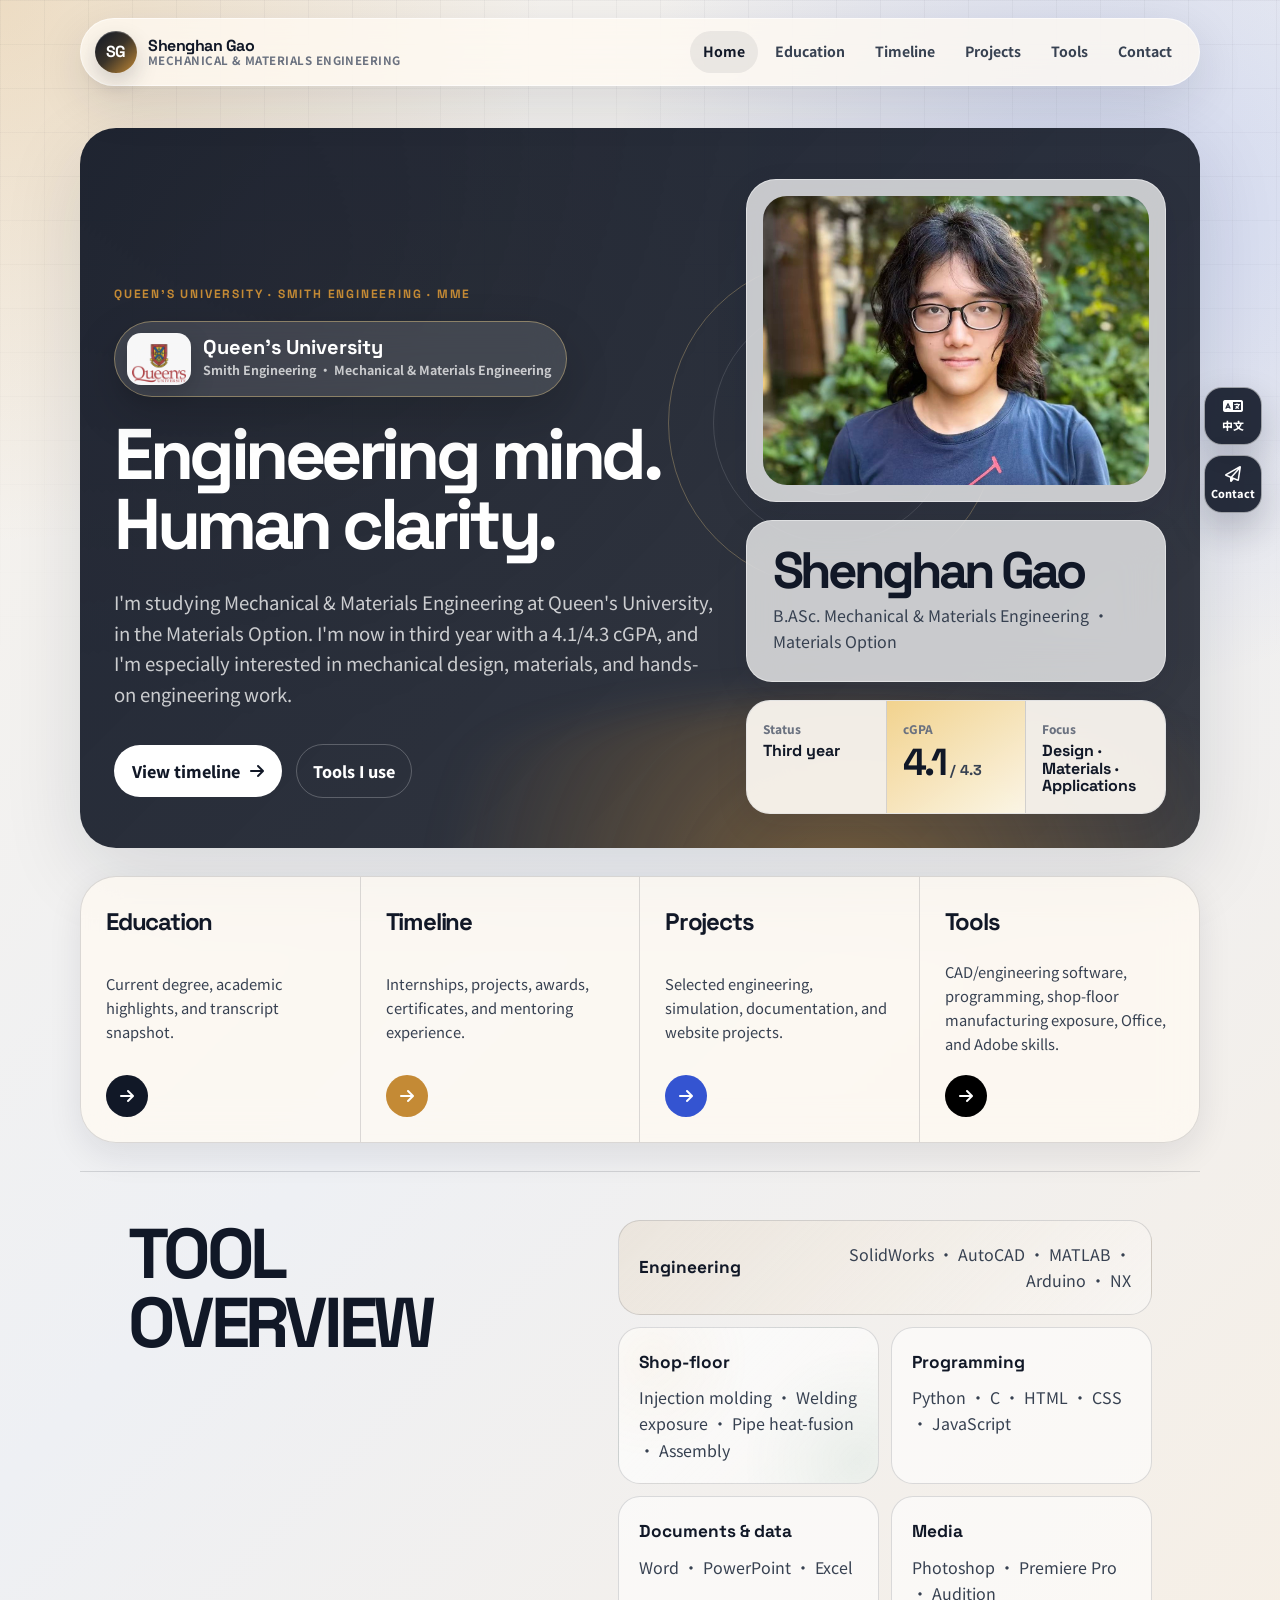
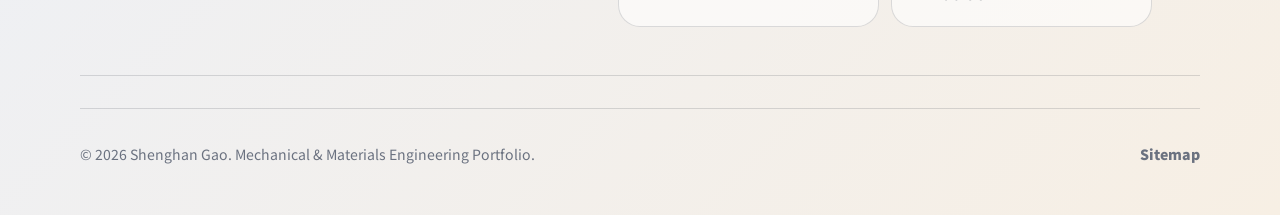
<file: index.html>
<!DOCTYPE html>
<html lang="en">
<head>
  <meta charset="UTF-8">
  <meta name="viewport" content="width=device-width, initial-scale=1.0, viewport-fit=cover">
  <title>Shenghan Gao | Mechanical & Materials Engineering Portfolio</title>
  <meta name="description" content="Shenghan Gao is a third-year Mechanical & Materials Engineering student at Queen's University with a 4.1/4.3 cGPA. Explore engineering projects, tools, experience, awards, and contact information.">
  <meta name="keywords" content="Shenghan Gao, Gao Shenghan, 高胜寒, Mechanical Engineering, Queen's University, engineering portfolio, materials option, SolidWorks, AutoCAD, MATLAB, Python, Shenghan.cc">
  <meta name="author" content="Shenghan Gao">
  <meta name="robots" content="index, follow">
  <link rel="canonical" href="https://shenghan.cc/">
  <link rel="alternate" hreflang="en" href="https://shenghan.cc/">
  <link rel="alternate" hreflang="zh" href="https://shenghan.cc/">
  <meta property="og:type" content="website">
  <meta property="og:title" content="Shenghan Gao | Mechanical & Materials Engineering Portfolio">
  <meta property="og:description" content="Mechanical & Materials Engineering student at Queen's University. Engineering tools, projects, experience, awards, and contact information.">
  <meta property="og:url" content="https://shenghan.cc/">
  <meta property="og:site_name" content="Shenghan Gao Portfolio">
  <meta name="twitter:card" content="summary_large_image">
  <meta name="theme-color" content="#111827">
  <link rel="icon" href="favicon.svg" type="image/svg+xml">
  <link rel="icon" href="favicon-32x32.png" sizes="32x32">
  <link rel="apple-touch-icon" href="apple-touch-icon.png">
  <link rel="preconnect" href="https://fonts.googleapis.com">
  <link rel="preconnect" href="https://fonts.gstatic.com" crossorigin>
  <link href="https://fonts.googleapis.com/css2?family=Noto+Sans+SC:wght@300;400;500;700;900&family=Space+Grotesk:wght@400;500;600;700&display=swap" rel="stylesheet">
  <link rel="stylesheet" href="https://cdnjs.cloudflare.com/ajax/libs/font-awesome/6.5.2/css/all.min.css">
  <link rel="stylesheet" href="style.css?v=20261019-v33">
</head>
<body data-page="home">
  <header class="site-header" id="siteHeader">
    <a class="brand" href="index.html" aria-label="Shenghan Gao home">
      <span class="brand-mark">SG</span>
      <span class="brand-text">
        <strong id="brandName">Shenghan Gao</strong>
        <small data-i18n="brand_role">Mechanical &amp; Materials Engineering</small>
      </span>
    </a>
    <button class="nav-toggle" id="navToggle" type="button" aria-label="Open navigation" aria-expanded="false">
      <span></span>
      <span></span>
    </button>
    <nav class="main-nav" id="mainNav" aria-label="Primary navigation">
      <a href="index.html" data-i18n="nav_home">Home</a>
      <a href="education.html" data-i18n="nav_education">Education</a>
      <a href="timeline.html" data-i18n="nav_timeline">Timeline</a>
      <a href="projects.html" data-i18n="nav_projects">Projects</a>
      <a href="tools.html" data-i18n="nav_tools">Tools</a>
      <a href="contacts.html" data-i18n="nav_contact">Contact</a>
    </nav>
  </header>

  <aside class="quick-rail" aria-label="Quick actions">
    <button class="rail-action" id="langToggleBtn" type="button" aria-label="Switch language">
      <i class="fa-solid fa-language"></i>
      <span id="langBtnText">中文</span>
    </button>
    <a class="rail-action" href="contacts.html" aria-label="Contact Shenghan Gao">
      <i class="fa-regular fa-paper-plane"></i>
      <span data-i18n="rail_contact">Contact</span>
    </a>
  </aside>

  <main>
    <section class="hero-shell">
      <div class="hero-orbit" aria-hidden="true"></div>
      <div class="hero-copy reveal">
        <p class="eyebrow" data-i18n="home_eyebrow">Queen's University · Smith Engineering · MME</p>
        <div class="university-lockup" aria-label="Queen's University affiliation">
          <span class="university-lockup-logo">
            <img src="img/profile/queens-university-logo.png" alt="Queen's University logo" data-i18n-alt="queens_logo_alt" width="256" height="256">
          </span>
          <span>
            <strong>Queen's University</strong>
            <small data-i18n="home_university_sub">Smith Engineering · Mechanical &amp; Materials Engineering</small>
          </span>
        </div>
        <h1>
          <span data-i18n="home_title_line1">Engineering mind.</span>
          <span data-i18n="home_title_line2">Human clarity.</span>
        </h1>
        <p class="hero-lead" data-i18n="home_lead">I'm studying Mechanical &amp; Materials Engineering at Queen's University, in the Materials Option. I'm now in third year with a 4.1/4.3 cGPA, and I'm especially interested in mechanical design, materials, and hands-on engineering work.</p>
        <div class="hero-actions">
          <a class="primary-link" href="timeline.html">
            <span data-i18n="home_cta_timeline">View timeline</span>
            <i class="fa-solid fa-arrow-right"></i>
          </a>
          <a class="secondary-link" href="tools.html" data-i18n="home_cta_tools">Tools I use</a>
        </div>
      </div>
      <div class="hero-panel reveal">
        <figure class="portrait-card">
          <div class="portrait-frame">
            <img
              src="img/profile/shenghan-gao-portrait.jpg"
              alt="Portrait of Shenghan Gao"
              data-i18n-alt="portrait_alt"
              width="1235"
              height="1315"
              fetchpriority="high"
              decoding="async"
            >
          </div>
        </figure>
        <div class="profile-plate">
          <h2 id="heroName">Shenghan Gao</h2>
          <p data-i18n="profile_title">B.ASc. Mechanical &amp; Materials Engineering · Materials Option</p>
        </div>
        <dl class="signal-list">
          <div>
            <dt data-i18n="signal_year_label">Status</dt>
            <dd data-i18n="signal_year_value">Third year</dd>
          </div>
          <div class="signal-gpa">
            <dt data-i18n="signal_gpa_label">cGPA</dt>
            <dd class="signal-gpa-value"><strong>4.1</strong><span>/ 4.3</span></dd>
          </div>
          <div>
            <dt data-i18n="signal_focus_label">Focus</dt>
            <dd data-i18n="signal_focus_value">Design · Materials · Applications</dd>
          </div>
        </dl>
      </div>
    </section>

    <section class="overview-strip reveal" aria-label="Portfolio overview">
      <a class="overview-item" href="education.html">
        <strong data-i18n="overview_education_title">Education</strong>
        <p data-i18n="overview_education_text">Current degree, academic highlights, and transcript snapshot.</p>
        <i class="fa-solid fa-arrow-right"></i>
      </a>
      <a class="overview-item accent-warm" href="timeline.html">
        <strong data-i18n="overview_timeline_title">Timeline</strong>
        <p data-i18n="overview_timeline_text">Internships, projects, awards, certificates, and mentoring experience.</p>
        <i class="fa-solid fa-arrow-right"></i>
      </a>
      <a class="overview-item accent-cool" href="projects.html">
        <strong data-i18n="overview_projects_title">Projects</strong>
        <p data-i18n="overview_projects_text">Selected engineering, simulation, documentation, and website projects.</p>
        <i class="fa-solid fa-arrow-right"></i>
      </a>
      <a class="overview-item accent-ink" href="tools.html">
        <strong data-i18n="overview_tools_title">Tools</strong>
        <p data-i18n="overview_tools_text">CAD/engineering software, programming, shop-floor manufacturing exposure, Office, and Adobe skills.</p>
        <i class="fa-solid fa-arrow-right"></i>
      </a>
    </section>

    <section class="minimal-section feature-river reveal">
      <div class="river-heading">
        <h2 class="section-title" data-i18n="home_tools_eyebrow">TOOL OVERVIEW</h2>
      </div>
      <div class="river-grid">
        <div class="river-item priority-engineering">
          <span data-i18n="home_tools_engineering_label">Engineering</span>
          <p>SolidWorks · AutoCAD · MATLAB · Arduino · NX</p>
        </div>
        <div class="river-item priority-shop">
          <span data-i18n="home_tools_shop_label">Shop-floor</span>
          <p data-i18n="home_tools_shop_text">Injection molding · Welding exposure · Pipe heat-fusion · Assembly</p>
        </div>
        <div class="river-item">
          <span data-i18n="home_tools_programming_label">Programming</span>
          <p>Python · C · HTML · CSS · JavaScript</p>
        </div>
        <div class="river-item">
          <span data-i18n="home_tools_office_label">Documents &amp; data</span>
          <p>Word · PowerPoint · Excel</p>
        </div>
        <div class="river-item">
          <span data-i18n="home_tools_media_label">Media</span>
          <p>Photoshop · Premiere Pro · Audition</p>
        </div>
      </div>
    </section>
  </main>

  <footer class="site-footer">
    <p data-i18n="footer_text">© 2026 Shenghan Gao. Mechanical &amp; Materials Engineering Portfolio.</p>
    <a href="sitemap.xml" data-i18n="footer_sitemap">Sitemap</a>
  </footer>

  <script src="script.js?v=20261019-v33"></script>
</body>
</html>
</file>
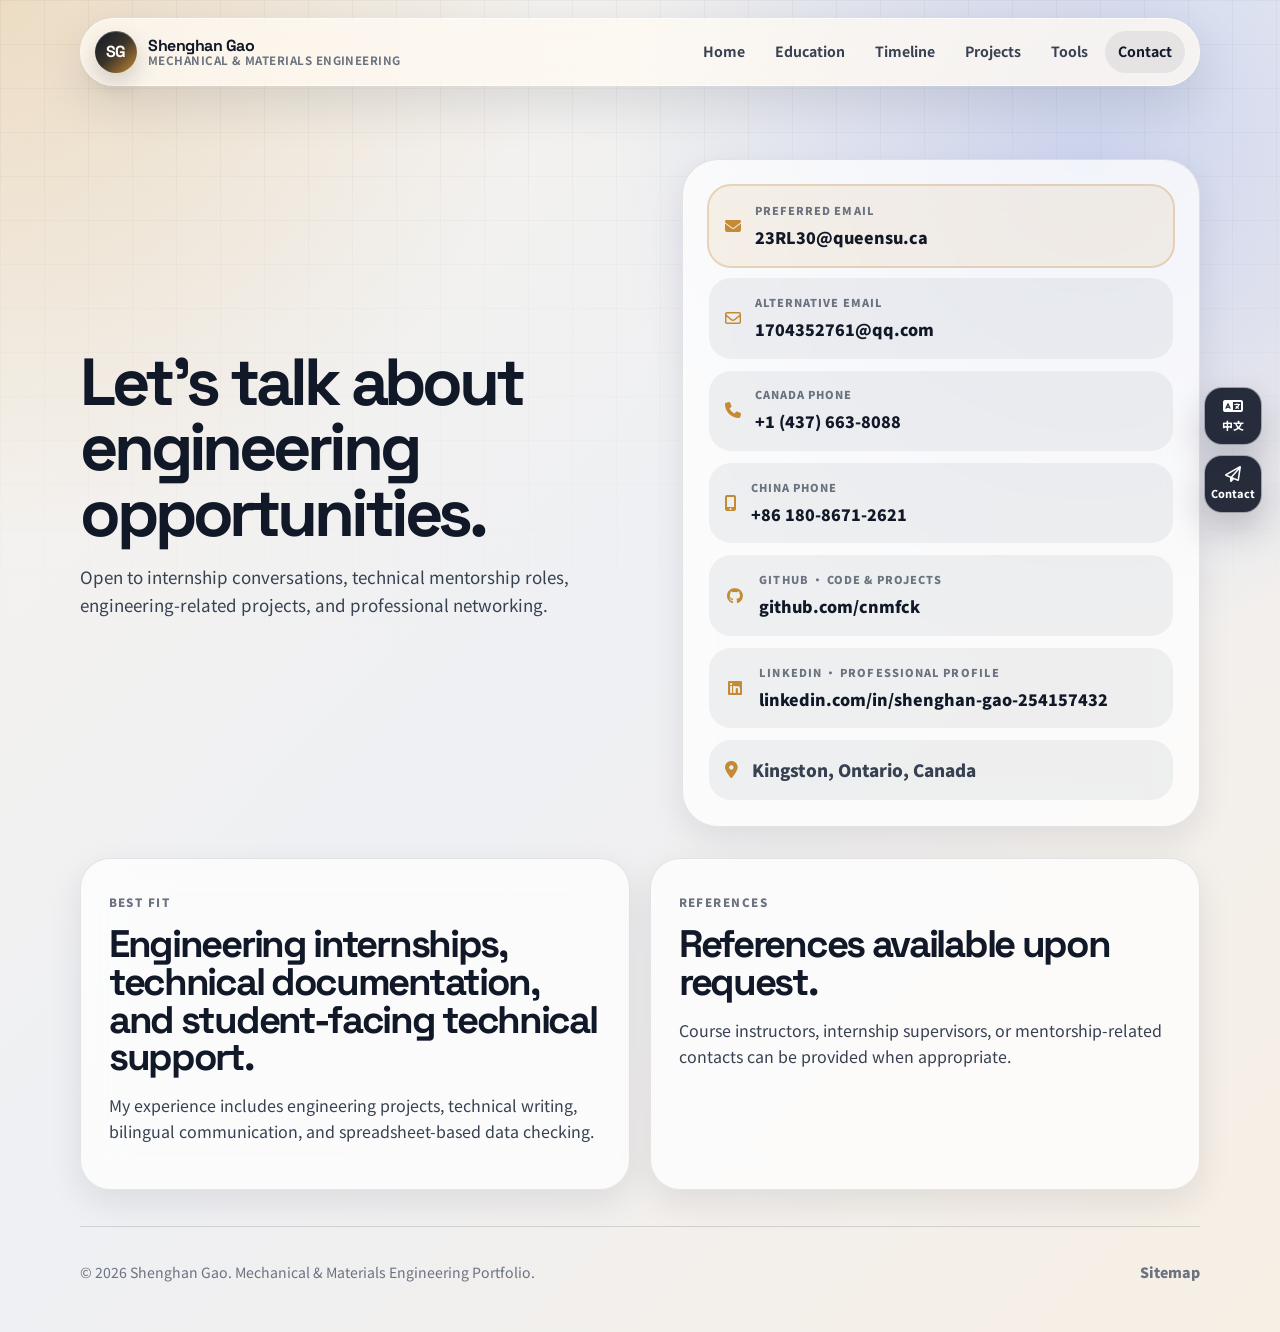
<file: contacts.html>
<!DOCTYPE html>
<html lang="en">
<head>
  <meta charset="UTF-8">
  <meta name="viewport" content="width=device-width, initial-scale=1.0, viewport-fit=cover">
  <title>Contact | Shenghan Gao</title>
  <meta name="description" content="Contact Shenghan Gao for engineering internships, technical mentorship, and portfolio opportunities.">
  <meta name="keywords" content="Contact Shenghan Gao, Shenghan Gao email, mechanical engineering internship, Queen's University engineering student">
  <meta name="author" content="Shenghan Gao">
  <meta name="robots" content="index, follow">
  <link rel="canonical" href="https://shenghan.cc/contacts.html">
  <meta property="og:type" content="website">
  <meta property="og:title" content="Contact | Shenghan Gao">
  <meta property="og:description" content="Engineering internship and professional contact information.">
  <meta property="og:url" content="https://shenghan.cc/contacts.html">
  <meta name="theme-color" content="#111827">
  <link rel="icon" href="favicon.svg" type="image/svg+xml">
  <link rel="icon" href="favicon-32x32.png" sizes="32x32">
  <link rel="apple-touch-icon" href="apple-touch-icon.png">
  <link rel="preconnect" href="https://fonts.googleapis.com">
  <link rel="preconnect" href="https://fonts.gstatic.com" crossorigin>
  <link href="https://fonts.googleapis.com/css2?family=Noto+Sans+SC:wght@300;400;500;700;900&family=Space+Grotesk:wght@400;500;600;700&display=swap" rel="stylesheet">
  <link rel="stylesheet" href="https://cdnjs.cloudflare.com/ajax/libs/font-awesome/6.5.2/css/all.min.css">
  <link rel="stylesheet" href="style.css?v=20261019-v33">
</head>
<body data-page="contacts">
  <header class="site-header" id="siteHeader">
    <a class="brand" href="index.html" aria-label="Shenghan Gao home">
      <span class="brand-mark">SG</span>
      <span class="brand-text">
        <strong id="brandName">Shenghan Gao</strong>
        <small data-i18n="brand_role">Mechanical &amp; Materials Engineering</small>
      </span>
    </a>
    <button class="nav-toggle" id="navToggle" type="button" aria-label="Open navigation" aria-expanded="false">
      <span></span>
      <span></span>
    </button>
    <nav class="main-nav" id="mainNav" aria-label="Primary navigation">
      <a href="index.html" data-i18n="nav_home">Home</a>
      <a href="education.html" data-i18n="nav_education">Education</a>
      <a href="timeline.html" data-i18n="nav_timeline">Timeline</a>
      <a href="projects.html" data-i18n="nav_projects">Projects</a>
      <a href="tools.html" data-i18n="nav_tools">Tools</a>
      <a href="contacts.html" data-i18n="nav_contact">Contact</a>
    </nav>
  </header>

  <aside class="quick-rail" aria-label="Quick actions">
    <button class="rail-action" id="langToggleBtn" type="button" aria-label="Switch language">
      <i class="fa-solid fa-language"></i>
      <span id="langBtnText">中文</span>
    </button>
    <a class="rail-action" href="contacts.html" aria-label="Contact Shenghan Gao">
      <i class="fa-regular fa-paper-plane"></i>
      <span data-i18n="rail_contact">Contact</span>
    </a>
  </aside>

  <main class="page-main contact-main">
    <section class="contact-hero reveal">
      <div>
        <h1 data-i18n="contact_title">Let's talk about engineering opportunities.</h1>
        <p data-i18n="contact_intro">Open to internship conversations, technical mentorship roles, engineering-related projects, and professional networking.</p>
      </div>
      <div class="contact-card">
        <a class="preferred-contact" href="mailto:23RL30@queensu.ca">
          <i class="fa-solid fa-envelope"></i>
          <span>
            <small data-i18n="contact_preferred">Preferred email</small>
            23RL30@queensu.ca
          </span>
        </a>
        <a href="mailto:1704352761@qq.com">
          <i class="fa-regular fa-envelope"></i>
          <span>
            <small data-i18n="contact_alt_email">Alternative email</small>
            1704352761@qq.com
          </span>
        </a>
        <a href="tel:+14376638088">
          <i class="fa-solid fa-phone"></i>
          <span>
            <small data-i18n="contact_canada_phone">Canada phone</small>
            +1 (437) 663-8088
          </span>
        </a>
        <a href="tel:+8618086712621">
          <i class="fa-solid fa-mobile-screen-button"></i>
          <span>
            <small data-i18n="contact_china_phone">China phone</small>
            +86 180-8671-2621
          </span>
        </a>
        <a class="social-contact" href="https://github.com/cnmfck" target="_blank" rel="noopener noreferrer">
          <i class="fa-brands fa-github" aria-hidden="true"></i>
          <span>
            <small data-i18n="contact_github_label">GitHub · Code &amp; projects</small>
            <span class="contact-address">github.com/cnmfck</span>
          </span>
        </a>
        <a class="social-contact" href="https://www.linkedin.com/in/shenghan-gao-254157432/" target="_blank" rel="noopener noreferrer">
          <i class="fa-brands fa-linkedin" aria-hidden="true"></i>
          <span>
            <small data-i18n="contact_linkedin_label">LinkedIn · Professional profile</small>
            <span class="contact-address">linkedin.com/in/shenghan-gao-254157432</span>
          </span>
        </a>
        <p>
          <i class="fa-solid fa-location-dot"></i>
          <span data-i18n="contact_location">Kingston, Ontario, Canada</span>
        </p>
      </div>
    </section>

    <section class="contact-grid reveal">
      <article>
        <span class="section-kicker" data-i18n="contact_best_title">Best fit</span>
        <h2 data-i18n="contact_best_heading">Engineering internships, technical documentation, and student-facing technical support.</h2>
        <p data-i18n="contact_best_text">My experience includes engineering projects, technical writing, bilingual communication, and spreadsheet-based data checking.</p>
      </article>
      <article>
        <span class="section-kicker" data-i18n="contact_refs_title">References</span>
        <h2 data-i18n="contact_refs_heading">References available upon request.</h2>
        <p data-i18n="contact_refs_text">Course instructors, internship supervisors, or mentorship-related contacts can be provided when appropriate.</p>
      </article>
    </section>
  </main>

  <footer class="site-footer">
    <p data-i18n="footer_text">© 2026 Shenghan Gao. Mechanical &amp; Materials Engineering Portfolio.</p>
    <a href="sitemap.xml" data-i18n="footer_sitemap">Sitemap</a>
  </footer>

  <script src="script.js?v=20261019-v33"></script>
</body>
</html>
</file>
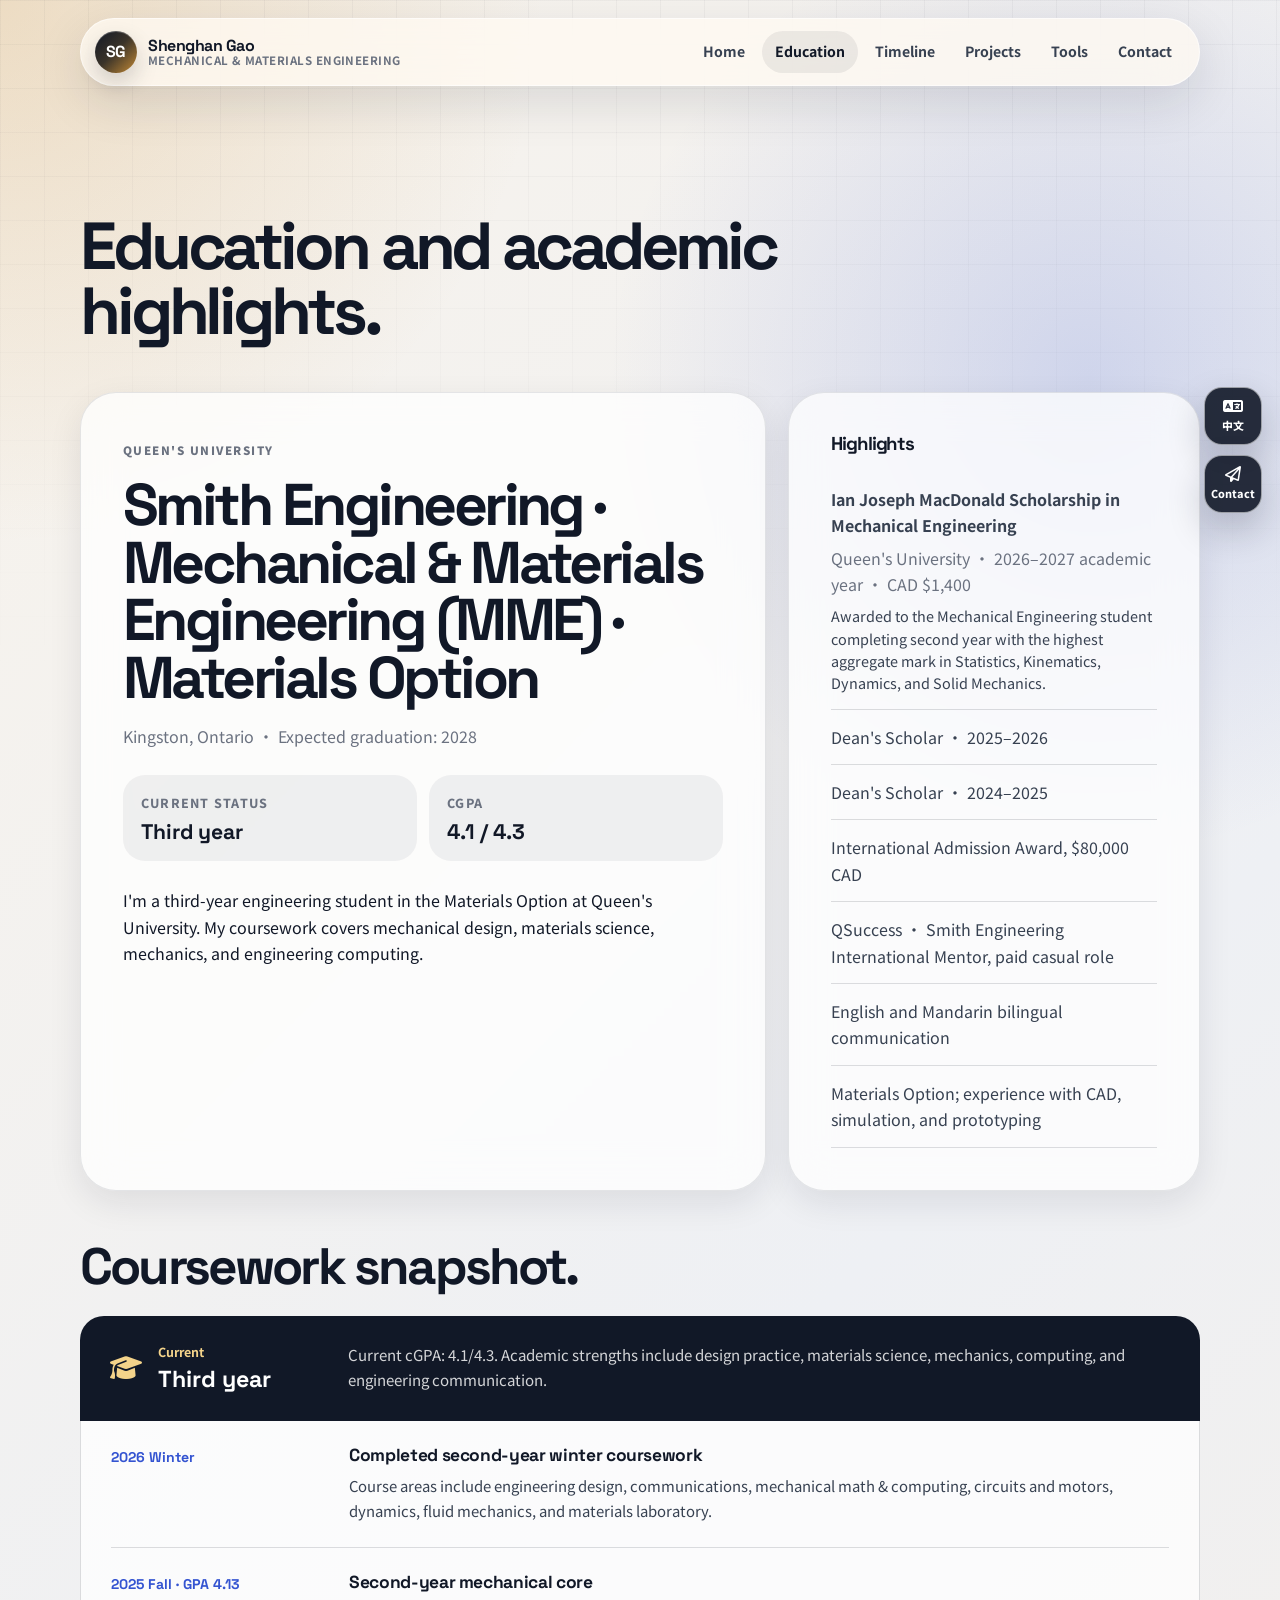
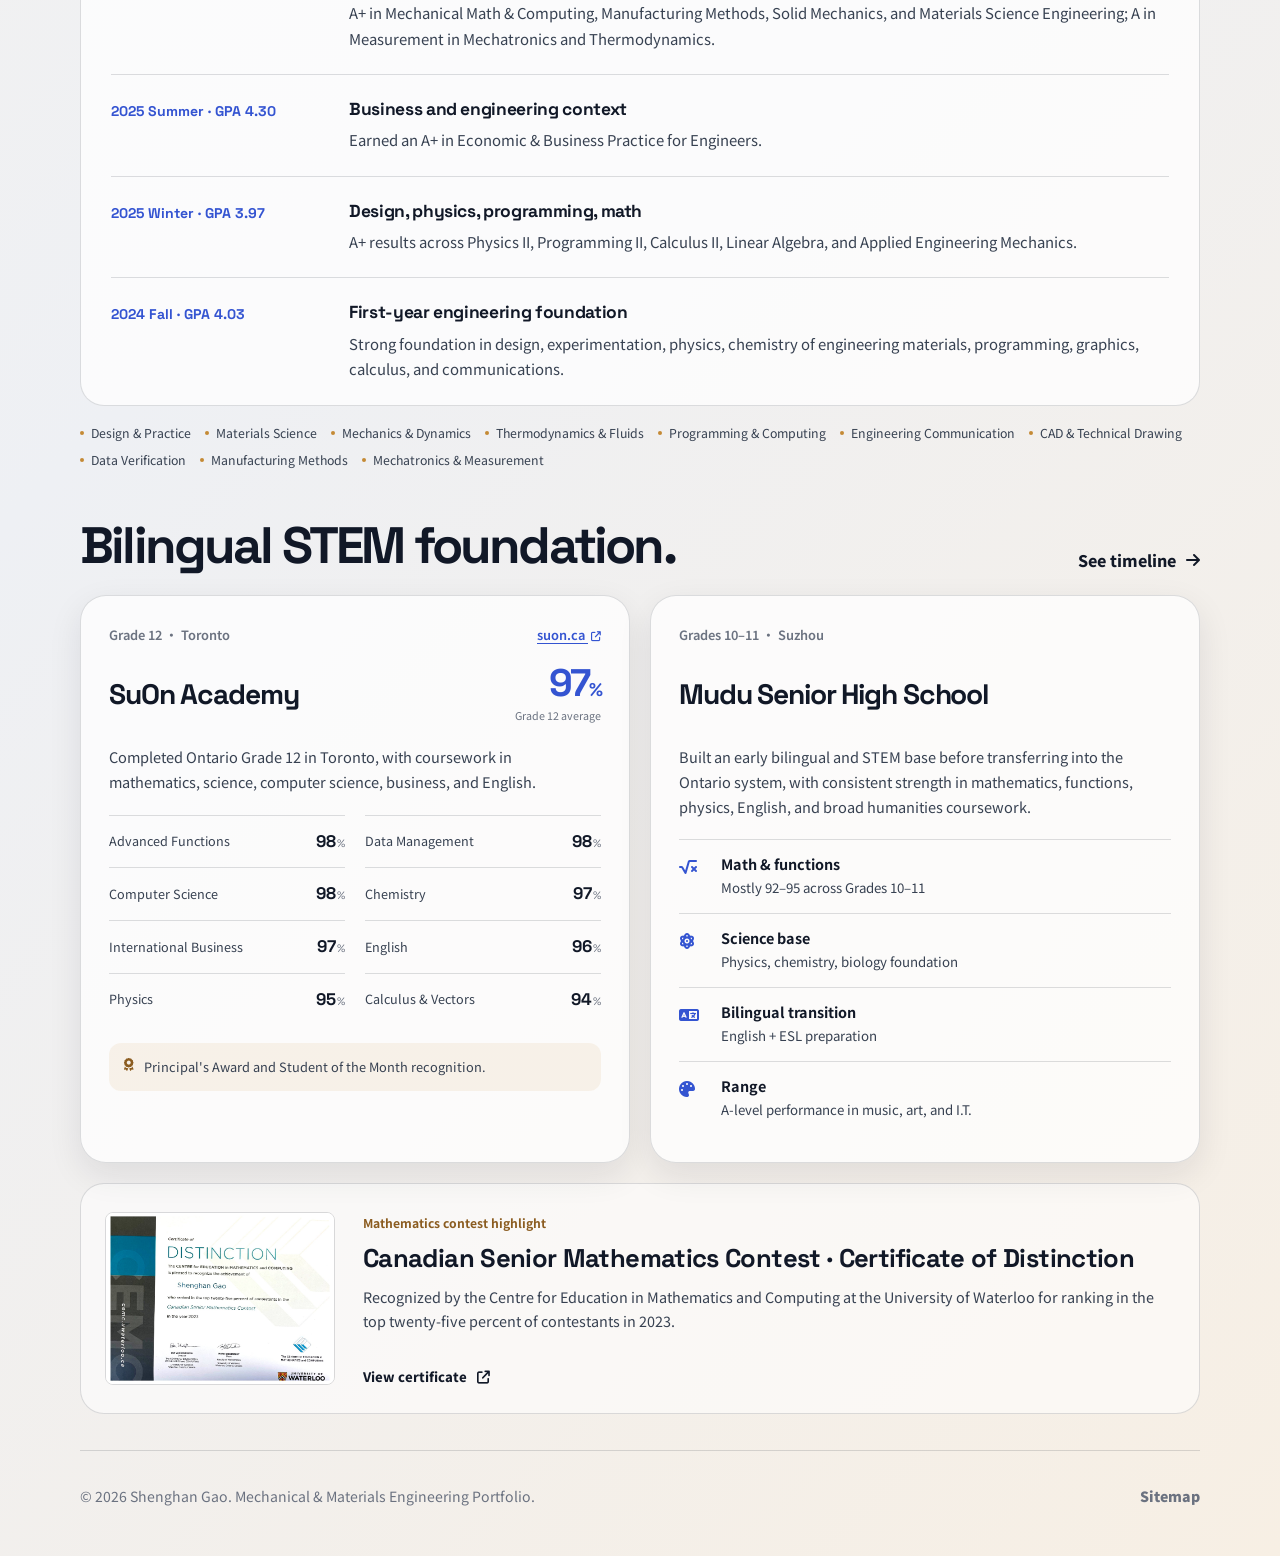
<file: education.html>
<!DOCTYPE html>
<html lang="en">
<head>
  <meta charset="UTF-8">
  <meta name="viewport" content="width=device-width, initial-scale=1.0, viewport-fit=cover">
  <title>Education | Shenghan Gao</title>
  <meta name="description" content="Education details for Shenghan Gao, Mechanical & Materials Engineering student at Queen's University with a 4.1/4.3 cGPA.">
  <meta name="keywords" content="Shenghan Gao education, Queen's University Mechanical & Materials Engineering, cGPA 4.1, engineering student portfolio">
  <meta name="author" content="Shenghan Gao">
  <meta name="robots" content="index, follow">
  <link rel="canonical" href="https://shenghan.cc/education.html">
  <meta property="og:type" content="website">
  <meta property="og:title" content="Education | Shenghan Gao">
  <meta property="og:description" content="Academic background, transcript snapshot, current degree, and selected academic highlights.">
  <meta property="og:url" content="https://shenghan.cc/education.html">
  <meta name="theme-color" content="#111827">
  <link rel="icon" href="favicon.svg" type="image/svg+xml">
  <link rel="icon" href="favicon-32x32.png" sizes="32x32">
  <link rel="apple-touch-icon" href="apple-touch-icon.png">
  <link rel="preconnect" href="https://fonts.googleapis.com">
  <link rel="preconnect" href="https://fonts.gstatic.com" crossorigin>
  <link href="https://fonts.googleapis.com/css2?family=Noto+Sans+SC:wght@300;400;500;700;900&family=Space+Grotesk:wght@400;500;600;700&display=swap" rel="stylesheet">
  <link rel="stylesheet" href="https://cdnjs.cloudflare.com/ajax/libs/font-awesome/6.5.2/css/all.min.css">
  <link rel="stylesheet" href="style.css?v=20261019-v33">
</head>
<body data-page="education">
  <header class="site-header" id="siteHeader">
    <a class="brand" href="index.html" aria-label="Shenghan Gao home">
      <span class="brand-mark">SG</span>
      <span class="brand-text">
        <strong id="brandName">Shenghan Gao</strong>
        <small data-i18n="brand_role">Mechanical &amp; Materials Engineering</small>
      </span>
    </a>
    <button class="nav-toggle" id="navToggle" type="button" aria-label="Open navigation" aria-expanded="false">
      <span></span>
      <span></span>
    </button>
    <nav class="main-nav" id="mainNav" aria-label="Primary navigation">
      <a href="index.html" data-i18n="nav_home">Home</a>
      <a href="education.html" data-i18n="nav_education">Education</a>
      <a href="timeline.html" data-i18n="nav_timeline">Timeline</a>
      <a href="projects.html" data-i18n="nav_projects">Projects</a>
      <a href="tools.html" data-i18n="nav_tools">Tools</a>
      <a href="contacts.html" data-i18n="nav_contact">Contact</a>
    </nav>
  </header>

  <aside class="quick-rail" aria-label="Quick actions">
    <button class="rail-action" id="langToggleBtn" type="button" aria-label="Switch language">
      <i class="fa-solid fa-language"></i>
      <span id="langBtnText">中文</span>
    </button>
    <a class="rail-action" href="contacts.html" aria-label="Contact Shenghan Gao">
      <i class="fa-regular fa-paper-plane"></i>
      <span data-i18n="rail_contact">Contact</span>
    </a>
  </aside>

  <main class="page-main">
    <section class="page-hero reveal">
      <h1 data-i18n="education_title">Education and academic highlights.</h1>
    </section>

    <section class="education-layout reveal">
      <article class="education-current">
        <div class="section-kicker" data-i18n="education_queens_school">Queen's University</div>
        <h2 data-i18n="education_queens_title">Smith Engineering · Mechanical &amp; Materials Engineering (MME) · Materials Option</h2>
        <p class="muted" data-i18n="education_queens_meta">Kingston, Ontario · Expected graduation: 2028</p>
        <div class="metric-row">
          <div>
            <span data-i18n="education_metric_status">Current status</span>
            <strong data-i18n="education_metric_status_value">Third year</strong>
          </div>
          <div>
            <span data-i18n="education_metric_gpa">cGPA</span>
            <strong>4.1 / 4.3</strong>
          </div>
        </div>
        <p data-i18n="education_queens_text">I'm a third-year engineering student in the Materials Option at Queen's University. My coursework covers mechanical design, materials science, mechanics, and engineering computing.</p>
      </article>

      <aside class="education-notes">
        <h3 data-i18n="education_highlights_title">Highlights</h3>
        <ul class="clean-list">
          <li class="education-scholarship"><strong data-i18n="scholarship_macdonald_title">Ian Joseph MacDonald Scholarship in Mechanical Engineering</strong><span class="scholarship-meta" data-i18n="scholarship_macdonald_meta">Queen&#x27;s University · 2026–2027 academic year · CAD $1,400</span><span class="scholarship-description" data-i18n="scholarship_macdonald_text">Awarded to the Mechanical Engineering student completing second year with the highest aggregate mark in Statistics, Kinematics, Dynamics, and Solid Mechanics.</span></li>
          <li data-i18n="education_highlight_dean_2026">Dean's Scholar · 2025–2026</li>
          <li data-i18n="education_highlight_dean">Dean's Scholar · 2024–2025</li>
          <li data-i18n="education_highlight_award">International Admission Award, $80,000 CAD</li>
          <li data-i18n="education_highlight_mentor">QSuccess · Smith Engineering International Mentor, paid casual role</li>
          <li data-i18n="education_highlight_language">English and Mandarin bilingual communication</li>
          <li data-i18n="education_highlight_direction">Materials Option; experience with CAD, simulation, and prototyping</li>
        </ul>
      </aside>
    </section>

    <section class="edu-coursework reveal" aria-labelledby="courseworkHeading">
      <div class="edu-section-head">
        <h2 id="courseworkHeading" data-i18n="transcript_title">Coursework snapshot.</h2>
      </div>
      <div class="edu-current-strip">
        <div class="edu-current-label">
          <i class="fa-solid fa-graduation-cap" aria-hidden="true"></i>
          <div><span data-i18n="term_current_label">Current</span><h3 data-i18n="term_current_title">Third year</h3></div>
        </div>
        <p data-i18n="term_current_text">Current cGPA: 4.1/4.3. Academic strengths include design practice, materials science, mechanics, computing, and engineering communication.</p>
      </div>
      <ol class="edu-term-list">
        <li class="edu-term">
          <span class="edu-term-date" data-i18n="term_2026_winter_label">2026 Winter</span>
          <div class="edu-term-copy"><h3 data-i18n="term_2026_winter_title">Completed second-year winter coursework</h3><p data-i18n="term_2026_winter_text">Course areas include engineering design, communications, mechanical math &amp; computing, circuits and motors, dynamics, fluid mechanics, and materials laboratory.</p></div>
        </li>
        <li class="edu-term">
          <span class="edu-term-date" data-i18n="term_2025_fall_label">2025 Fall · GPA 4.13</span>
          <div class="edu-term-copy"><h3 data-i18n="term_2025_fall_title">Second-year mechanical core</h3><p data-i18n="term_2025_fall_text">A+ in Mechanical Math &amp; Computing, Manufacturing Methods, Solid Mechanics, and Materials Science Engineering; A in Measurement in Mechatronics and Thermodynamics.</p></div>
        </li>
        <li class="edu-term">
          <span class="edu-term-date" data-i18n="term_2025_summer_label">2025 Summer · GPA 4.30</span>
          <div class="edu-term-copy"><h3 data-i18n="term_2025_summer_title">Business and engineering context</h3><p data-i18n="term_2025_summer_text">Earned an A+ in Economic &amp; Business Practice for Engineers.</p></div>
        </li>
        <li class="edu-term">
          <span class="edu-term-date" data-i18n="term_2025_winter_label">2025 Winter · GPA 3.97</span>
          <div class="edu-term-copy"><h3 data-i18n="term_2025_winter_title">Design, physics, programming, math</h3><p data-i18n="term_2025_winter_text">A+ results across Physics II, Programming II, Calculus II, Linear Algebra, and Applied Engineering Mechanics.</p></div>
        </li>
        <li class="edu-term">
          <span class="edu-term-date" data-i18n="term_2024_fall_label">2024 Fall · GPA 4.03</span>
          <div class="edu-term-copy"><h3 data-i18n="term_2024_fall_title">First-year engineering foundation</h3><p data-i18n="term_2024_fall_text">Strong foundation in design, experimentation, physics, chemistry of engineering materials, programming, graphics, calculus, and communications.</p></div>
        </li>
      </ol>
      <div class="edu-subjects">
        <span data-i18n="course_cluster_design">Design &amp; Practice</span>
        <span data-i18n="course_cluster_materials">Materials Science</span>
        <span data-i18n="course_cluster_mechanics">Mechanics &amp; Dynamics</span>
        <span data-i18n="course_cluster_thermal">Thermodynamics &amp; Fluids</span>
        <span data-i18n="course_cluster_programming">Programming &amp; Computing</span>
        <span data-i18n="course_cluster_comm">Engineering Communication</span>
        <span data-i18n="course_cluster_cad">CAD &amp; Technical Drawing</span>
        <span data-i18n="course_cluster_data">Data Verification</span>
        <span data-i18n="course_cluster_mfg">Manufacturing Methods</span>
        <span data-i18n="course_cluster_mechatronics">Mechatronics &amp; Measurement</span>
      </div>
    </section>

    <section class="edu-foundation reveal" aria-labelledby="foundationHeading">
      <div class="edu-section-head">
        <h2 id="foundationHeading" data-i18n="preuni_title">Bilingual STEM foundation.</h2>
        <a class="text-arrow" href="timeline.html"><span data-i18n="education_timeline_link">See timeline</span><i class="fa-solid fa-arrow-right" aria-hidden="true"></i></a>
      </div>
      <div class="edu-school-grid">
        <article class="edu-school edu-school-suon">
          <div class="edu-school-meta"><span data-i18n="suon_arc_label">Grade 12 · Toronto</span><a href="https://suon.ca/" target="_blank" rel="noopener noreferrer">suon.ca <i class="fa-solid fa-arrow-up-right-from-square" aria-hidden="true"></i></a></div>
          <div class="edu-school-title"><h3 data-i18n="suon_school_name">SuOn Academy</h3><div class="edu-average"><strong>97<span>%</span></strong><span data-i18n="suon_badge_average_label">Grade 12 average</span></div></div>
          <p class="edu-school-summary" data-i18n="edu_suon_summary">Completed Ontario Grade 12 in Toronto, with coursework in mathematics, science, computer science, business, and English.</p>
          <dl class="edu-grade-grid">
            <div><dt data-i18n="edu_subject_advanced_functions">Advanced Functions</dt><dd>98<span>%</span></dd></div>
            <div><dt data-i18n="edu_subject_data_management">Data Management</dt><dd>98<span>%</span></dd></div>
            <div><dt data-i18n="edu_subject_computer_science">Computer Science</dt><dd>98<span>%</span></dd></div>
            <div><dt data-i18n="edu_subject_chemistry">Chemistry</dt><dd>97<span>%</span></dd></div>
            <div><dt data-i18n="edu_subject_international_business">International Business</dt><dd>97<span>%</span></dd></div>
            <div><dt data-i18n="edu_subject_english">English</dt><dd>96<span>%</span></dd></div>
            <div><dt data-i18n="edu_subject_physics">Physics</dt><dd>95<span>%</span></dd></div>
            <div><dt data-i18n="edu_subject_calculus">Calculus &amp; Vectors</dt><dd>94<span>%</span></dd></div>
          </dl>
          <p class="edu-school-recognition"><i class="fa-solid fa-award" aria-hidden="true"></i><span data-i18n="suon_li3">Principal's Award and Student of the Month recognition.</span></p>
        </article>
        <article class="edu-school edu-school-mudu">
          <div class="edu-school-meta"><span data-i18n="mudu_arc_label">Grades 10–11 · Suzhou</span></div>
          <div class="edu-school-title"><h3 data-i18n="mudu_title_short">Mudu Senior High School</h3></div>
          <p class="edu-school-summary" data-i18n="mudu_arc_text">Built an early bilingual and STEM base before transferring into the Ontario system, with consistent strength in mathematics, functions, physics, English, and broad humanities coursework.</p>
          <ul class="edu-foundation-list">
            <li><i class="fa-solid fa-square-root-variable" aria-hidden="true"></i><div><strong data-i18n="foundation_math">Math &amp; functions</strong><span data-i18n="foundation_math_text">Mostly 92–95 across Grades 10–11</span></div></li>
            <li><i class="fa-solid fa-atom" aria-hidden="true"></i><div><strong data-i18n="foundation_science">Science base</strong><span data-i18n="foundation_science_text">Physics, chemistry, biology foundation</span></div></li>
            <li><i class="fa-solid fa-language" aria-hidden="true"></i><div><strong data-i18n="foundation_language">Bilingual transition</strong><span data-i18n="foundation_language_text">English + ESL preparation</span></div></li>
            <li><i class="fa-solid fa-palette" aria-hidden="true"></i><div><strong data-i18n="foundation_range">Range</strong><span data-i18n="foundation_range_text">A-level performance in music, art, and I.T.</span></div></li>
          </ul>
        </article>
      </div>
      <article class="edu-certificate">
        <a class="edu-certificate-image" href="img/timeline/csmc-distinction.jpg" target="_blank" rel="noopener">
          <img src="img/timeline/csmc-distinction.jpg" width="1621" height="1214" loading="lazy" data-i18n-alt="edu_certificate_alt" alt="2023 Canadian Senior Mathematics Contest Certificate of Distinction awarded to Shenghan Gao.">
        </a>
        <div class="edu-certificate-copy">
          <span class="edu-certificate-label" data-i18n="csmc_card_label">Mathematics contest highlight</span>
          <h3 data-i18n="csmc_card_title">Canadian Senior Mathematics Contest · Certificate of Distinction</h3>
          <p data-i18n="csmc_card_text">Recognized by the Centre for Education in Mathematics and Computing at the University of Waterloo for ranking in the top twenty-five percent of contestants in 2023.</p>
          <a class="text-arrow" href="img/timeline/csmc-distinction.jpg" target="_blank" rel="noopener"><span data-i18n="edu_certificate_view">View certificate</span><i class="fa-solid fa-arrow-up-right-from-square" aria-hidden="true"></i></a>
        </div>
      </article>
    </section>
  </main>

  <footer class="site-footer">
    <p data-i18n="footer_text">© 2026 Shenghan Gao. Mechanical &amp; Materials Engineering Portfolio.</p>
    <a href="sitemap.xml" data-i18n="footer_sitemap">Sitemap</a>
  </footer>

  <script src="script.js?v=20261019-v33"></script>
</body>
</html>
</file>
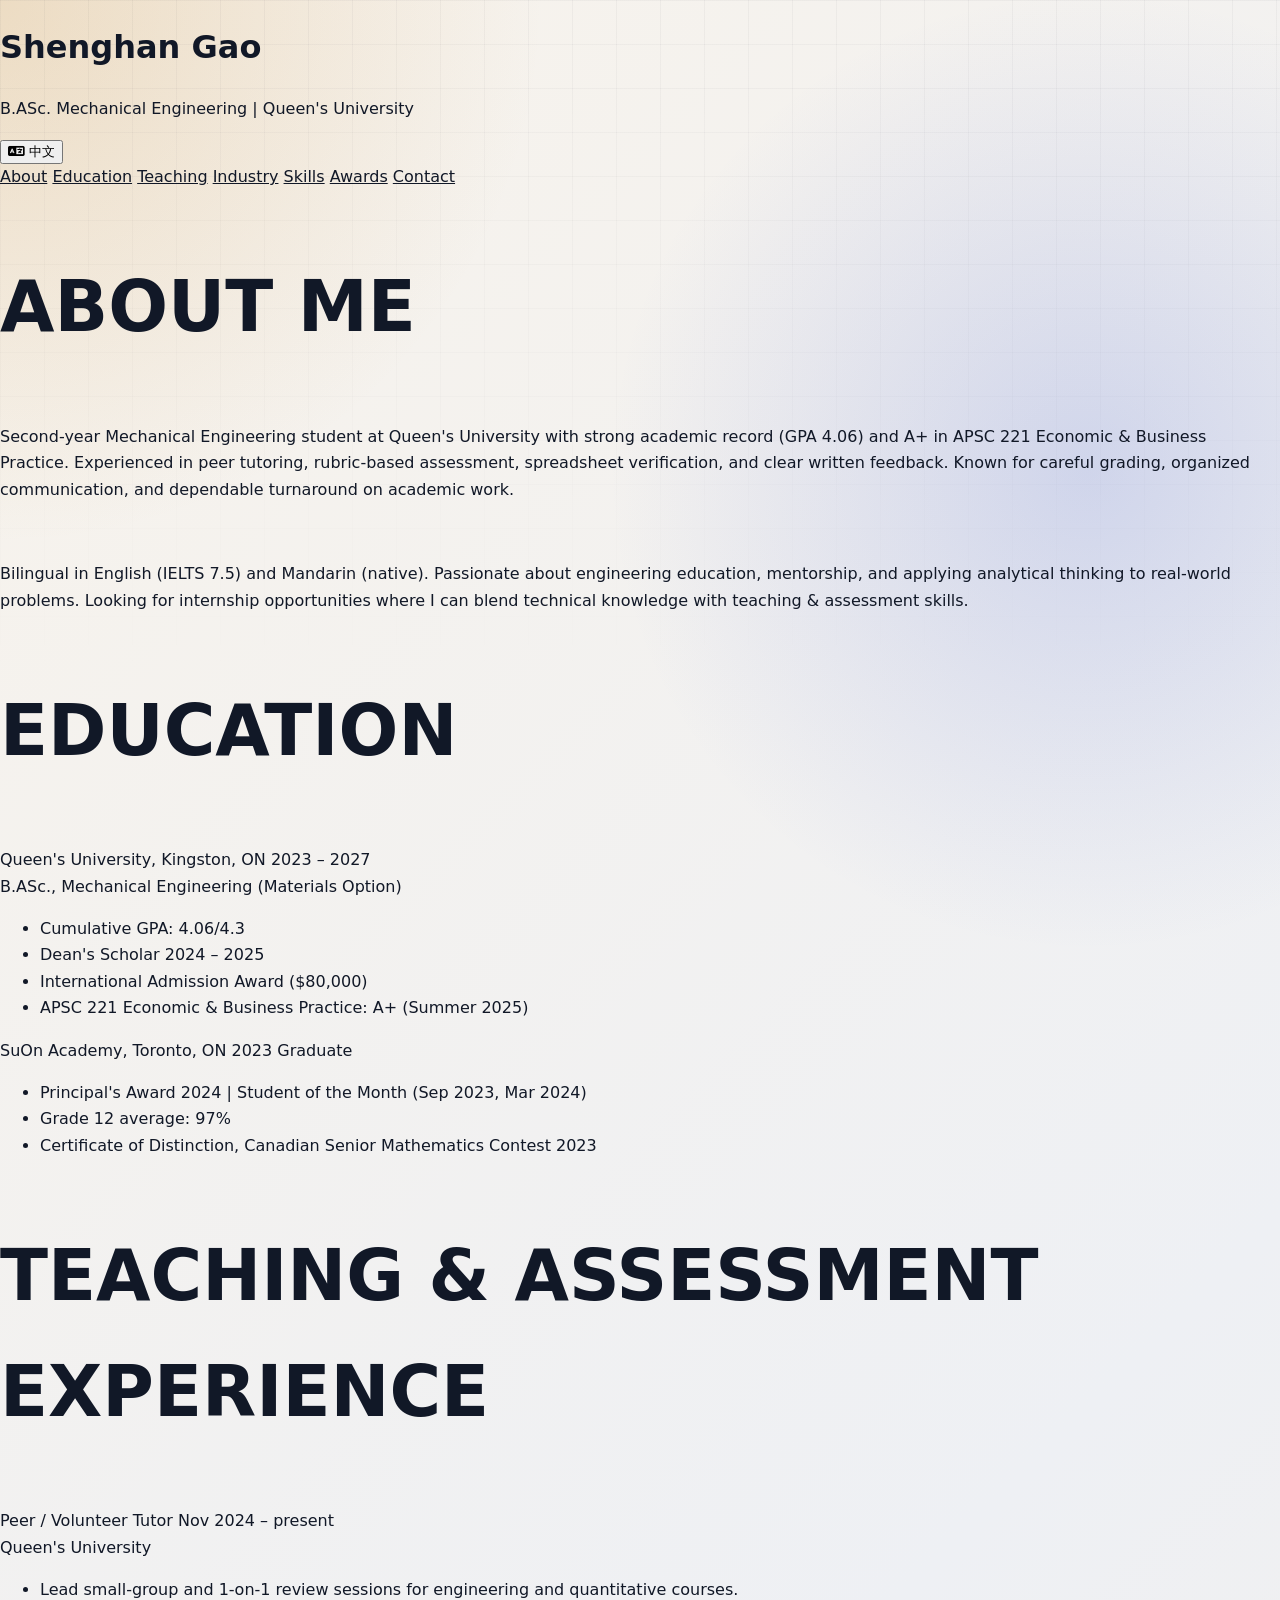
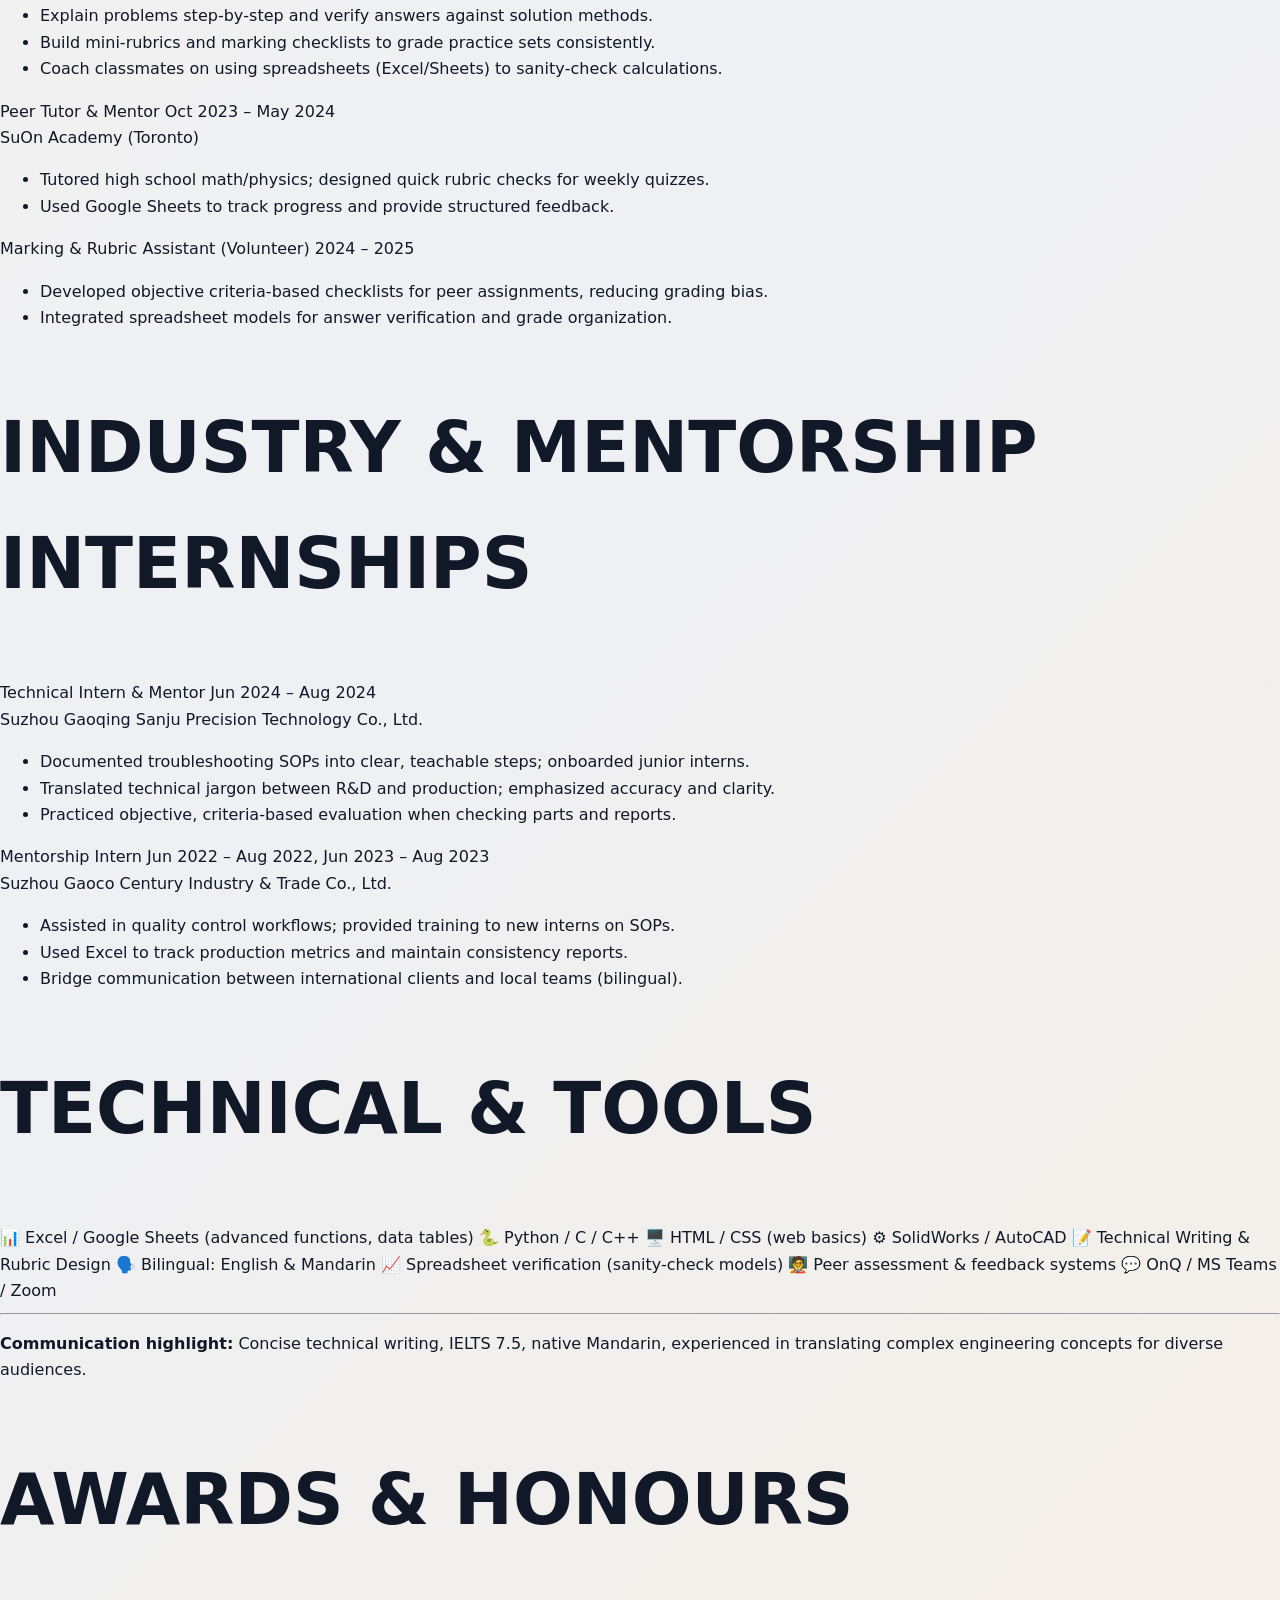
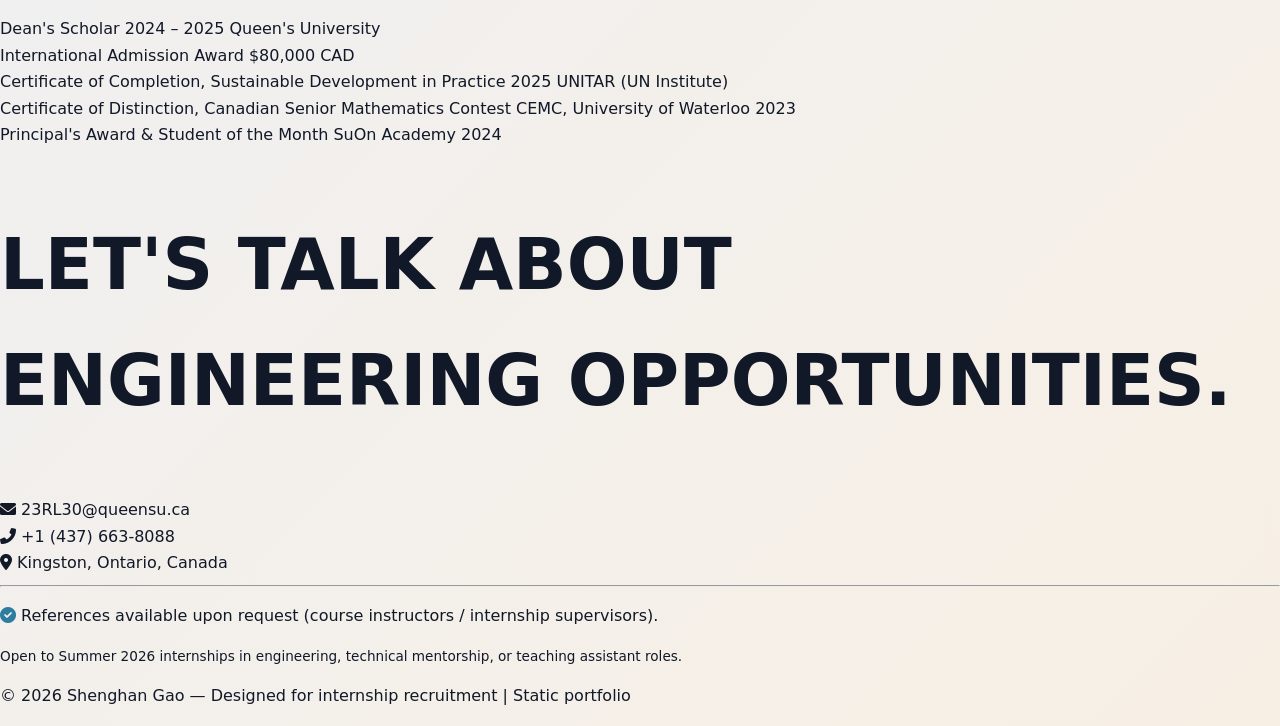
<file: main.html>
<!DOCTYPE html>
<html lang="en">
<head>
  <meta charset="UTF-8">
  <meta name="viewport" content="width=device-width, initial-scale=1.0, viewport-fit=cover">
  <title>Shenghan Gao | Mechanical Engineering Portfolio</title>
  <!-- Google Fonts & Font Awesome -->
  <link href="https://fonts.googleapis.com/css2?family=Inter:opsz,wght@14..32,300;14..32,400;14..32,500;14..32,600;14..32,700&display=swap" rel="stylesheet">
  <link rel="stylesheet" href="https://cdnjs.cloudflare.com/ajax/libs/font-awesome/6.0.0-beta3/css/all.min.css">
  <!-- 外部 CSS -->
  <link rel="stylesheet" href="style.css">
</head>
<body>

<div class="fixed-header">
  <div class="top-bar">
    <div class="name-title">
      <h1>Shenghan Gao</h1>
      <p data-i18n="subhead">B.ASc. Mechanical Engineering | Queen's University</p>
    </div>
    <button class="lang-switch" id="langToggleBtn">
      <i class="fas fa-language"></i> <span id="langBtnText">中文</span>
    </button>
  </div>
  <div class="nav-menu" id="navbar">
    <a href="#about" data-i18n="nav_about">About</a>
    <a href="#education" data-i18n="nav_education">Education</a>
    <a href="#teaching" data-i18n="nav_teaching">Teaching</a>
    <a href="#industry" data-i18n="nav_industry">Industry</a>
    <a href="#skills" data-i18n="nav_skills">Skills</a>
    <a href="#awards" data-i18n="nav_awards">Awards</a>
    <a href="#contact" data-i18n="nav_contact">Contact</a>
  </div>
</div>

<div class="container">
  <!-- ABOUT -->
  <section id="about" class="card">
    <h2 class="section-title" data-i18n="about_title">About Me</h2>
    <p data-i18n="about_txt1">Second-year Mechanical Engineering student at Queen's University with strong academic record (GPA 4.06) and A+ in APSC 221 Economic & Business Practice. Experienced in peer tutoring, rubric‑based assessment, spreadsheet verification, and clear written feedback. Known for careful grading, organized communication, and dependable turnaround on academic work.</p>
    <br>
    <p data-i18n="about_txt2">Bilingual in English (IELTS 7.5) and Mandarin (native). Passionate about engineering education, mentorship, and applying analytical thinking to real-world problems. Looking for internship opportunities where I can blend technical knowledge with teaching & assessment skills.</p>
  </section>

  <!-- EDUCATION -->
  <section id="education" class="card">
    <h2 class="section-title" data-i18n="edu_title">Education</h2>
    <div class="edu-item">
      <div class="item-header">
        <span class="item-title">Queen's University, Kingston, ON</span>
        <span class="item-date">2023 – 2027</span>
      </div>
      <div class="item-sub">B.ASc., Mechanical Engineering (Materials Option)</div>
      <ul class="desc-list">
        <li data-i18n="edu_gpa">Cumulative GPA: 4.06/4.3</li>
        <li data-i18n="edu_dean">Dean's Scholar 2024 – 2025</li>
        <li data-i18n="edu_award">International Admission Award ($80,000)</li>
        <li data-i18n="edu_course">APSC 221 Economic & Business Practice: A+ (Summer 2025)</li>
      </ul>
    </div>
    <div class="edu-item">
      <div class="item-header">
        <span class="item-title">SuOn Academy, Toronto, ON</span>
        <span class="item-date">2023 Graduate</span>
      </div>
      <ul class="desc-list">
        <li data-i18n="hs_principal">Principal's Award 2024 | Student of the Month (Sep 2023, Mar 2024)</li>
        <li data-i18n="hs_grade">Grade 12 average: 97%</li>
        <li data-i18n="cs_contest">Certificate of Distinction, Canadian Senior Mathematics Contest 2023</li>
      </ul>
    </div>
  </section>

  <!-- TEACHING & ASSESSMENT -->
  <section id="teaching" class="card">
    <h2 class="section-title" data-i18n="teaching_title">Teaching & Assessment Experience</h2>
    <div class="job">
      <div class="item-header">
        <span class="item-title">Peer / Volunteer Tutor</span>
        <span class="item-date">Nov 2024 – present</span>
      </div>
      <div class="item-sub">Queen's University</div>
      <ul class="desc-list">
        <li data-i18n="teach_q1">Lead small‑group and 1‑on‑1 review sessions for engineering and quantitative courses.</li>
        <li data-i18n="teach_q2">Explain problems step‑by‑step and verify answers against solution methods.</li>
        <li data-i18n="teach_q3">Build mini‑rubrics and marking checklists to grade practice sets consistently.</li>
        <li data-i18n="teach_q4">Coach classmates on using spreadsheets (Excel/Sheets) to sanity‑check calculations.</li>
      </ul>
    </div>
    <div class="job">
      <div class="item-header">
        <span class="item-title">Peer Tutor & Mentor</span>
        <span class="item-date">Oct 2023 – May 2024</span>
      </div>
      <div class="item-sub">SuOn Academy (Toronto)</div>
      <ul class="desc-list">
        <li data-i18n="teach_s1">Tutored high school math/physics; designed quick rubric checks for weekly quizzes.</li>
        <li data-i18n="teach_s2">Used Google Sheets to track progress and provide structured feedback.</li>
      </ul>
    </div>
    <div class="job">
      <div class="item-header">
        <span class="item-title">Marking & Rubric Assistant (Volunteer)</span>
        <span class="item-date">2024 – 2025</span>
      </div>
      <ul class="desc-list">
        <li data-i18n="teach_mark">Developed objective criteria-based checklists for peer assignments, reducing grading bias.</li>
        <li data-i18n="teach_spread">Integrated spreadsheet models for answer verification and grade organization.</li>
      </ul>
    </div>
  </section>

  <!-- INDUSTRY MENTORSHIP -->
  <section id="industry" class="card">
    <h2 class="section-title" data-i18n="industry_title">Industry & Mentorship Internships</h2>
    <div class="job">
      <div class="item-header">
        <span class="item-title">Technical Intern & Mentor</span>
        <span class="item-date">Jun 2024 – Aug 2024</span>
      </div>
      <div class="item-sub">Suzhou Gaoqing Sanju Precision Technology Co., Ltd.</div>
      <ul class="desc-list">
        <li data-i18n="ind_s1">Documented troubleshooting SOPs into clear, teachable steps; onboarded junior interns.</li>
        <li data-i18n="ind_s2">Translated technical jargon between R&D and production; emphasized accuracy and clarity.</li>
        <li data-i18n="ind_s3">Practiced objective, criteria‑based evaluation when checking parts and reports.</li>
      </ul>
    </div>
    <div class="job">
      <div class="item-header">
        <span class="item-title">Mentorship Intern</span>
        <span class="item-date">Jun 2022 – Aug 2022, Jun 2023 – Aug 2023</span>
      </div>
      <div class="item-sub">Suzhou Gaoco Century Industry & Trade Co., Ltd.</div>
      <ul class="desc-list">
        <li data-i18n="ind_g1">Assisted in quality control workflows; provided training to new interns on SOPs.</li>
        <li data-i18n="ind_g2">Used Excel to track production metrics and maintain consistency reports.</li>
        <li data-i18n="ind_g3">Bridge communication between international clients and local teams (bilingual).</li>
      </ul>
    </div>
  </section>

  <!-- SKILLS -->
  <section id="skills" class="card">
    <h2 class="section-title" data-i18n="skills_title">Technical & Tools</h2>
    <div class="skills-grid">
      <span class="skill-tag">📊 Excel / Google Sheets (advanced functions, data tables)</span>
      <span class="skill-tag">🐍 Python / C / C++</span>
      <span class="skill-tag">🖥️ HTML / CSS (web basics)</span>
      <span class="skill-tag">⚙️ SolidWorks / AutoCAD</span>
      <span class="skill-tag">📝 Technical Writing & Rubric Design</span>
      <span class="skill-tag">🗣️ Bilingual: English & Mandarin</span>
      <span class="skill-tag">📈 Spreadsheet verification (sanity-check models)</span>
      <span class="skill-tag">🧑‍🏫 Peer assessment & feedback systems</span>
      <span class="skill-tag">💬 OnQ / MS Teams / Zoom</span>
    </div>
    <hr>
    <p data-i18n="skills_note"><strong>Communication highlight:</strong> Concise technical writing, IELTS 7.5, native Mandarin, experienced in translating complex engineering concepts for diverse audiences.</p>
  </section>

  <!-- AWARDS -->
  <section id="awards" class="card">
    <h2 class="section-title" data-i18n="awards_title">Awards & Honours</h2>
    <div class="award-item">
      <div class="item-header">
        <span class="item-title">Dean's Scholar 2024 – 2025</span>
        <span class="item-date">Queen's University</span>
      </div>
    </div>
    <div class="award-item">
      <div class="item-header">
        <span class="item-title">International Admission Award</span>
        <span class="item-date">$80,000 CAD</span>
      </div>
    </div>
    <div class="award-item">
      <div class="item-header">
        <span class="item-title">Certificate of Completion, Sustainable Development in Practice 2025</span>
        <span class="item-date">UNITAR (UN Institute)</span>
      </div>
    </div>
    <div class="award-item">
      <div class="item-header">
        <span class="item-title">Certificate of Distinction, Canadian Senior Mathematics Contest</span>
        <span class="item-date">CEMC, University of Waterloo 2023</span>
      </div>
    </div>
    <div class="award-item">
      <div class="item-header">
        <span class="item-title">Principal's Award & Student of the Month</span>
        <span class="item-date">SuOn Academy 2024</span>
      </div>
    </div>
  </section>

  <!-- CONTACT -->
  <section id="contact" class="card">
    <h2 class="section-title" data-i18n="contact_title">Get in touch</h2>
    <div class="contact-flex">
      <div class="contact-item"><i class="fas fa-envelope"></i> <span>23RL30@queensu.ca</span></div>
      <div class="contact-item"><i class="fas fa-phone-alt"></i> <span>+1 (437) 663-8088</span></div>
      <div class="contact-item"><i class="fas fa-map-marker-alt"></i> <span data-i18n="address">Kingston, Ontario, Canada</span></div>
    </div>
    <hr>
    <p data-i18n="ref_note"><i class="fas fa-check-circle" style="color:#2c7da0;"></i> References available upon request (course instructors / internship supervisors).</p>
    <p style="margin-top: 0.8rem; font-size: 0.85rem;" data-i18n="inbox_msg">Open to Summer 2026 internships in engineering, technical mentorship, or teaching assistant roles.</p>
  </section>
  <footer>
    <p data-i18n="footer_txt">© 2026 Shenghan Gao — Designed for internship recruitment | Static portfolio</p>
  </footer>
</div>

<script src="script.js"></script>
</body>
</html>
</file>
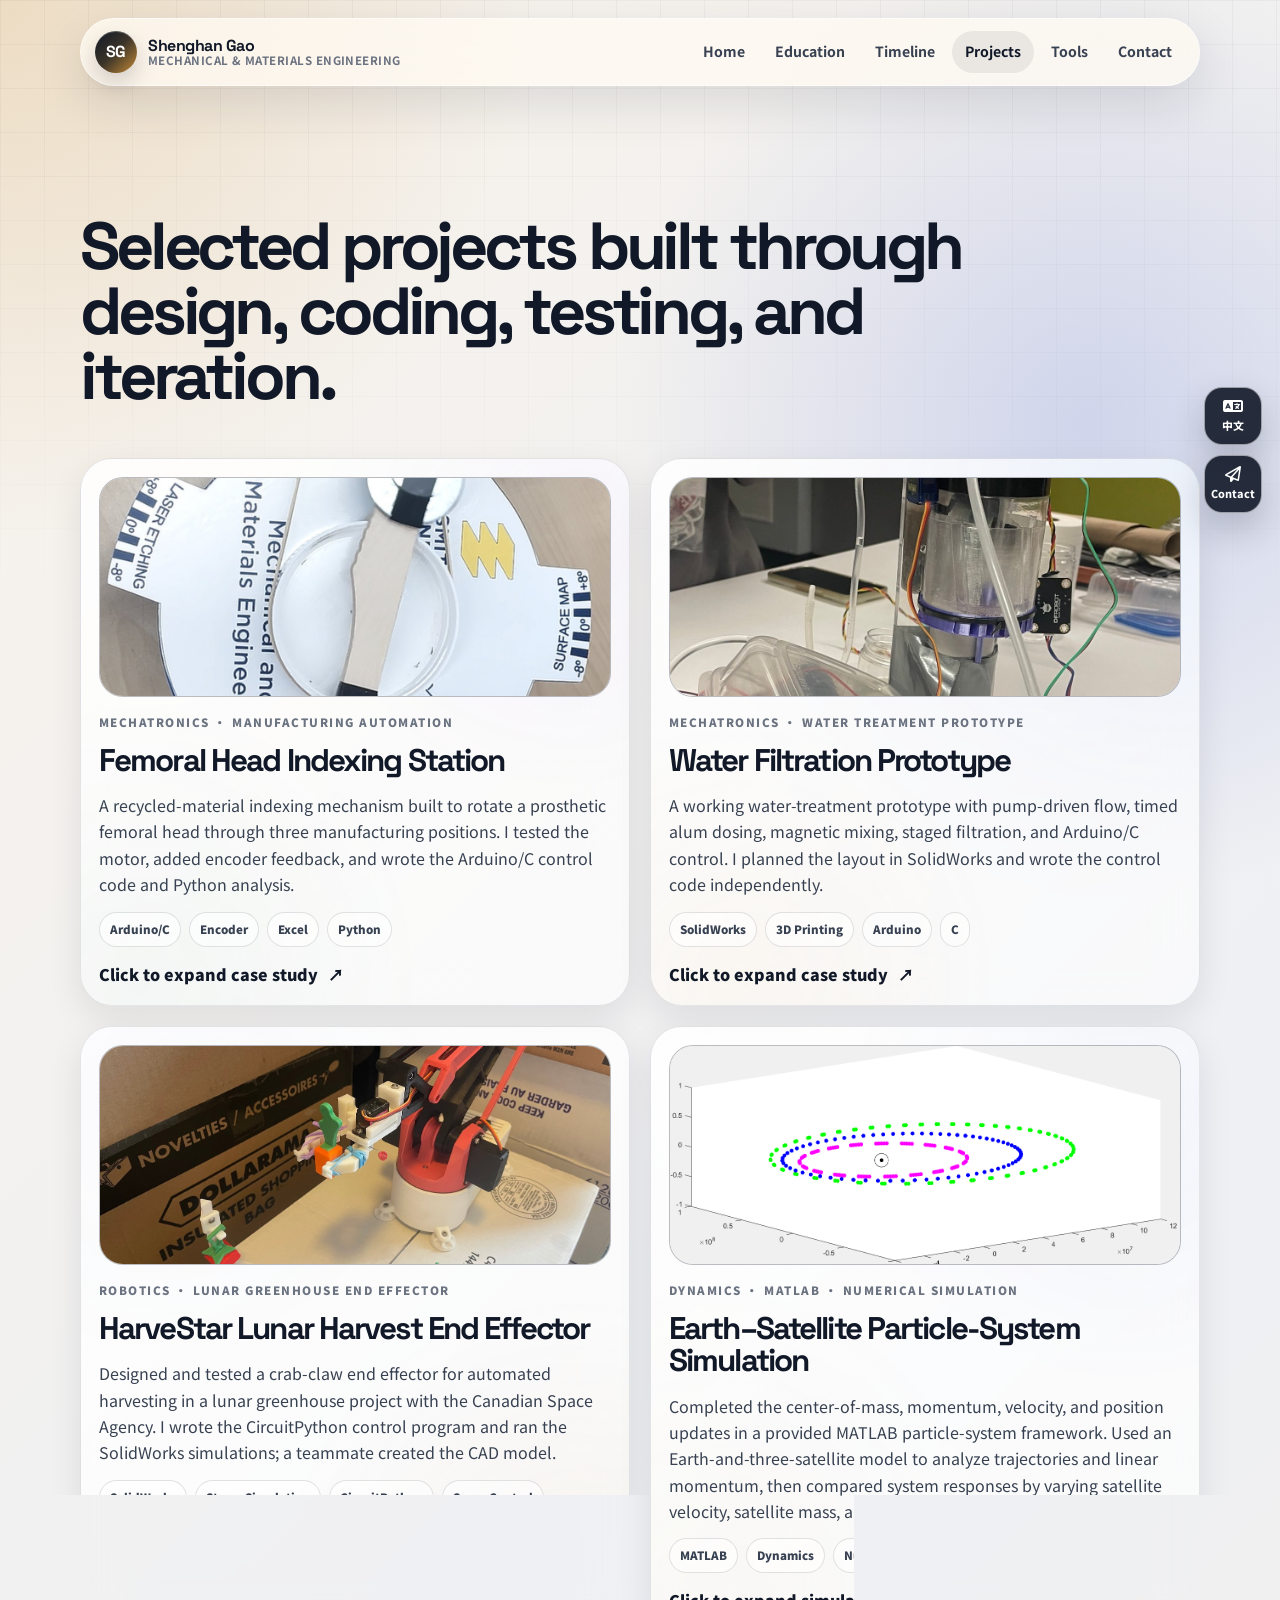
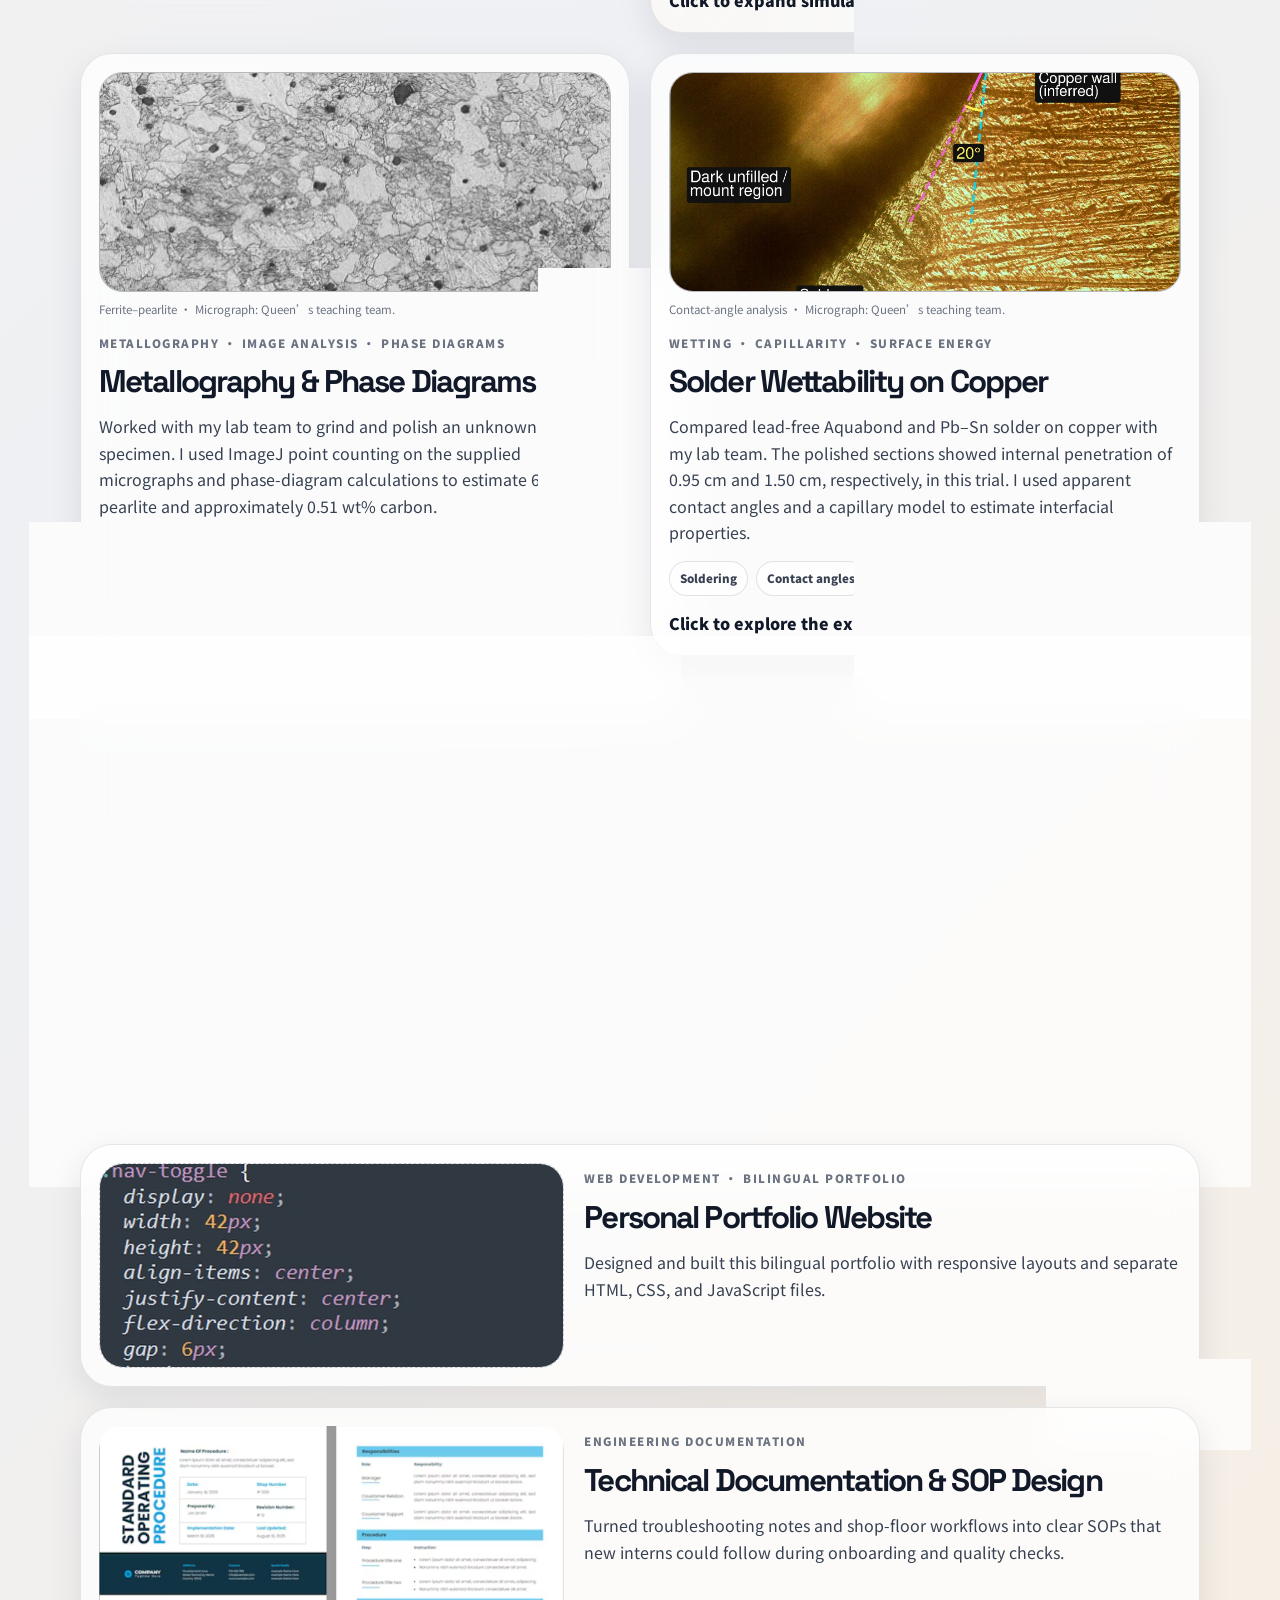
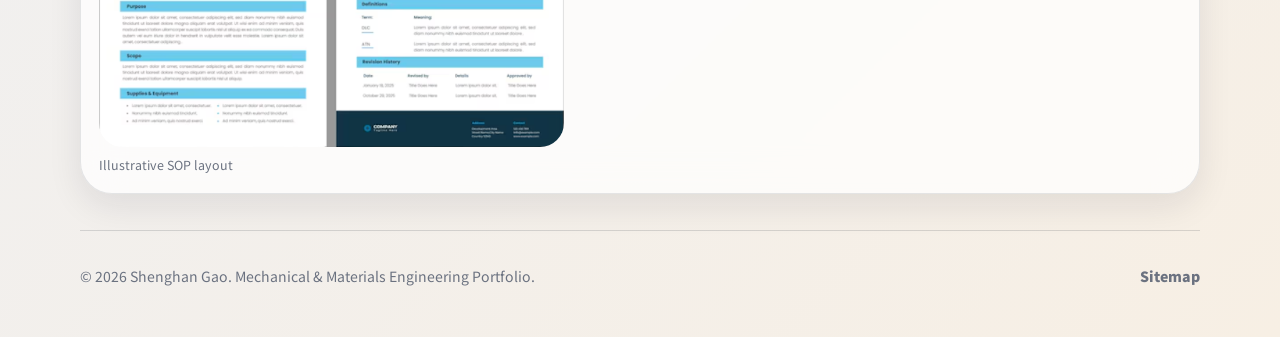
<file: projects.html>
<!DOCTYPE html>
<html lang="en">
<head>
  <meta charset="UTF-8">
  <meta name="viewport" content="width=device-width, initial-scale=1.0, viewport-fit=cover">
  <title>Projects | Shenghan Gao</title>
  <meta name="description" content="Selected projects from Shenghan Gao's mechanical engineering portfolio, including mechatronics prototypes, lunar greenhouse end effector design, CAD-driven design, Arduino/C control, CircuitPython control, engineering data analysis, company website development, documentation, spreadsheet modeling, and web development.">
  <meta name="keywords" content="Shenghan Gao projects, mechanical engineering portfolio, engineering documentation, spreadsheet modeling, SolidWorks, MATLAB, web portfolio">
  <meta name="author" content="Shenghan Gao">
  <meta name="robots" content="index, follow">
  <link rel="canonical" href="https://shenghan.cc/projects.html">
  <meta property="og:type" content="website">
  <meta property="og:title" content="Projects | Shenghan Gao">
  <meta property="og:description" content="Selected technical and portfolio projects, including automated mechatronics prototypes and engineering data analysis.">
  <meta property="og:url" content="https://shenghan.cc/projects.html">
  <meta name="theme-color" content="#111827">
  <link rel="icon" href="favicon.svg" type="image/svg+xml">
  <link rel="icon" href="favicon-32x32.png" sizes="32x32">
  <link rel="apple-touch-icon" href="apple-touch-icon.png">
  <link rel="preconnect" href="https://fonts.googleapis.com">
  <link rel="preconnect" href="https://fonts.gstatic.com" crossorigin>
  <link href="https://fonts.googleapis.com/css2?family=Noto+Sans+SC:wght@300;400;500;700;900&family=Space+Grotesk:wght@400;500;600;700&display=swap" rel="stylesheet">
  <link rel="stylesheet" href="https://cdnjs.cloudflare.com/ajax/libs/font-awesome/6.5.2/css/all.min.css">
  <link rel="stylesheet" href="style.css?v=20261019-v33">
</head>
<body data-page="projects">
  <header class="site-header" id="siteHeader">
    <a class="brand" href="index.html" aria-label="Shenghan Gao home">
      <span class="brand-mark">SG</span>
      <span class="brand-text">
        <strong id="brandName">Shenghan Gao</strong>
        <small data-i18n="brand_role">Mechanical &amp; Materials Engineering</small>
      </span>
    </a>
    <button class="nav-toggle" id="navToggle" type="button" aria-label="Open navigation" aria-expanded="false">
      <span></span>
      <span></span>
    </button>
    <nav class="main-nav" id="mainNav" aria-label="Primary navigation">
      <a href="index.html" data-i18n="nav_home">Home</a>
      <a href="education.html" data-i18n="nav_education">Education</a>
      <a href="timeline.html" data-i18n="nav_timeline">Timeline</a>
      <a href="projects.html" data-i18n="nav_projects">Projects</a>
      <a href="tools.html" data-i18n="nav_tools">Tools</a>
      <a href="contacts.html" data-i18n="nav_contact">Contact</a>
    </nav>
  </header>

  <aside class="quick-rail" aria-label="Quick actions">
    <button class="rail-action" id="langToggleBtn" type="button" aria-label="Switch language">
      <i class="fa-solid fa-language"></i>
      <span id="langBtnText">中文</span>
    </button>
    <a class="rail-action" href="contacts.html" aria-label="Contact Shenghan Gao">
      <i class="fa-regular fa-paper-plane"></i>
      <span data-i18n="rail_contact">Contact</span>
    </a>
  </aside>

  <main class="page-main">
    <section class="page-hero reveal">
      <h1 data-i18n="projects_title">Selected projects built through design, coding, testing, and iteration.</h1>
    </section>

    <section class="project-gallery reveal">
      <article class="project-tile interactive-project compact-feature strideworks-project" data-project-modal="strideworksModal" role="button" tabindex="0" aria-controls="strideworksModal">
        <div class="project-visual has-image compact-visual">
          <img class="project-photo" src="img/projects/strideworks-preview.jpg" alt="Top view of a recycled-material indexing station prototype for a femoral head manufacturing sequence">
        </div>
        <div class="project-copy">
          <span class="project-type" data-i18n="project_stride_type">Mechatronics · Manufacturing automation</span>
          <h2 data-i18n="project_stride_title">Femoral Head Indexing Station</h2>
          <p data-i18n="project_stride_text">A recycled-material indexing mechanism built to rotate a prosthetic femoral head through three manufacturing positions. I tested the motor, added encoder feedback, and wrote the Arduino/C control code and Python analysis.</p>
          <div class="mini-chip-row" aria-label="Project tools">
            <span>Arduino/C</span>
            <span>Encoder</span>
            <span>Excel</span>
            <span>Python</span>
          </div>
          <span class="project-expand-hint" data-i18n="project_stride_expand">Click to expand case study</span>
        </div>
      </article>

      <article class="project-tile interactive-project compact-feature water-filter-project" data-project-modal="waterFilterModal" role="button" tabindex="0" aria-controls="waterFilterModal">
        <div class="project-visual has-image compact-visual">
          <img class="project-photo" src="img/projects/water-filtration-preview.jpg" alt="Water filtration prototype with Arduino, tubing, pump, funnel, and filtration tower">
        </div>
        <div class="project-copy">
          <span class="project-type" data-i18n="project_water_type">Mechatronics · Water treatment prototype</span>
          <h2 data-i18n="project_water_title">Water Filtration Prototype</h2>
          <p data-i18n="project_water_text">A working water-treatment prototype with pump-driven flow, timed alum dosing, magnetic mixing, staged filtration, and Arduino/C control. I planned the layout in SolidWorks and wrote the control code independently.</p>
          <div class="mini-chip-row" aria-label="Project tools">
            <span>SolidWorks</span>
            <span>3D Printing</span>
            <span>Arduino</span>
            <span>C</span>
          </div>
          <span class="project-expand-hint" data-i18n="project_water_expand">Click to expand case study</span>
        </div>
      </article>

      <article class="project-tile interactive-project compact-feature harvestar-project" data-project-modal="harvestarModal" role="button" tabindex="0" aria-controls="harvestarModal">
        <div class="project-visual has-image compact-visual">
          <img class="project-photo" src="img/projects/harvestar-prototype.jpg" alt="HarveStar lunar greenhouse end effector prototype mounted on a robotic arm">
        </div>
        <div class="project-copy">
          <span class="project-type" data-i18n="project_harvest_type">Robotics · Lunar greenhouse end effector</span>
          <h2 data-i18n="project_harvest_title">HarveStar Lunar Harvest End Effector</h2>
          <p data-i18n="project_harvest_text">Designed and tested a crab-claw end effector for automated harvesting in a lunar greenhouse project with the Canadian Space Agency. I wrote the CircuitPython control program and ran the SolidWorks simulations; a teammate created the CAD model.</p>
          <div class="mini-chip-row" aria-label="Project tools">
            <span>SolidWorks</span>
            <span>Stress Simulation</span>
            <span>CircuitPython</span>
            <span>Servo Control</span>
          </div>
          <span class="project-expand-hint" data-i18n="project_harvest_expand">Click to expand case study</span>
        </div>
      </article>

      <article class="project-tile interactive-project compact-feature orbital-project" data-project-modal="orbitalSimulationModal" role="button" tabindex="0" aria-controls="orbitalSimulationModal">
        <div class="project-visual has-image compact-visual orbital-project-visual">
          <img class="project-photo" src="img/projects/orbital-wide-system-motion.png" alt="Wide three-dimensional MATLAB view of the moving Earth and satellite particle system" data-i18n-alt="orbital_wide_system_alt" loading="lazy" decoding="async">
        </div>
        <div class="project-copy">
          <span class="project-type" data-i18n="project_orbital_type">Dynamics · MATLAB · Numerical simulation</span>
          <h2 data-i18n="project_orbital_title">Earth–Satellite Particle-System Simulation</h2>
          <p data-i18n="project_orbital_text">Completed the center-of-mass, momentum, velocity, and position updates in a provided MATLAB particle-system framework. Used an Earth-and-three-satellite model to analyze trajectories and linear momentum, then compared system responses by varying satellite velocity, satellite mass, and Earth's initial velocity.</p>
          <div class="mini-chip-row" aria-label="Project tools">
            <span>MATLAB</span>
            <span>Dynamics</span>
            <span>Numerical Simulation</span>
          </div>
          <span class="project-expand-hint" data-i18n="project_orbital_expand">Click to expand simulation details</span>
        </div>
      </article>

      <article class="project-tile compact-feature lab-project" id="metallography">
        <figure class="lab-project-figure">
          <div class="project-visual has-image compact-visual lab-project-visual">
            <img class="project-photo" src="img/projects/metallography-microstructure.webp" alt="Etched steel micrograph showing light ferrite regions and textured pearlite colonies, with a 100 µm scale bar." data-i18n-alt="project_metallography_cover_alt" width="1024" height="576" loading="lazy" decoding="async">
          </div>
          <figcaption data-i18n="project_metallography_cover_caption">Ferrite–pearlite · Micrograph: Queen’s teaching team.</figcaption>
        </figure>
        <div class="project-copy">
          <span class="project-type" data-i18n="project_metallography_type">Metallography · Image analysis · Phase diagrams</span>
          <h2 data-i18n="project_metallography_title">Metallography &amp; Phase Diagrams</h2>
          <p data-i18n="project_metallography_text">Worked with my lab team to grind and polish an unknown steel specimen. I used ImageJ point counting on the supplied micrographs and phase-diagram calculations to estimate 65.8 vol% pearlite and approximately 0.51 wt% carbon.</p>
          <div class="mini-chip-row">
            <span data-i18n="project_metallography_tag_prep">Specimen preparation</span>
            <span>ImageJ</span>
            <span data-i18n="project_metallography_tag_phase">Phase diagrams</span>
          </div>
        </div>
      </article>

      <article class="project-tile compact-feature lab-project interactive-project" id="wettability" data-project-modal="wettabilityModal" role="button" tabindex="0" aria-controls="wettabilityModal">
        <figure class="lab-project-figure">
          <div class="project-visual has-image compact-visual lab-project-visual">
            <img class="project-photo" src="img/projects/wettability-microstructure.webp" alt="Annotated solder section showing an apparent contact angle of approximately 20° between the inferred copper wall and the meniscus tangent." data-i18n-alt="project_wettability_cover_alt" width="916" height="515" loading="lazy" decoding="async">
          </div>
          <figcaption data-i18n="project_wettability_cover_caption">Contact-angle analysis · Micrograph: Queen’s teaching team.</figcaption>
        </figure>
        <div class="project-copy">
          <span class="project-type" data-i18n="project_wettability_type">Wetting · Capillarity · Surface energy</span>
          <h2 data-i18n="project_wettability_title">Solder Wettability on Copper</h2>
          <p data-i18n="project_wettability_text">Compared lead-free Aquabond and Pb–Sn solder on copper with my lab team. The polished sections showed internal penetration of 0.95 cm and 1.50 cm, respectively, in this trial. I used apparent contact angles and a capillary model to estimate interfacial properties.</p>
          <div class="mini-chip-row">
            <span data-i18n="project_wettability_tag_solder">Soldering</span>
            <span data-i18n="project_wettability_tag_angle">Contact angles</span>
            <span data-i18n="project_wettability_tag_capillary">Capillary analysis</span>
          </div>
          <span class="project-expand-hint" data-i18n="wetting_expand">Click to explore the experiment</span>
        </div>
      </article>

      <article class="project-tile large-tile featured-web-project">
        <div class="project-visual has-image gaoco-project-visual"><img class="project-photo gaoco-project-image" src="img/projects/gaoco-company-website.png" alt="Gaoco.org homepage showing precision gear, semiconductor material, and optical ceramics content" data-i18n-alt="gaoco_image_alt" loading="lazy" decoding="async"></div>
        <div>
          <span class="project-type" data-i18n="project_gaoco_type">Web development · Company website</span>
          <h2 data-i18n="project_gaoco_title">Gaoco.org Company Website</h2>
          <p data-i18n="project_gaoco_text">Designed and built the public website for Suzhou Gaoqing Sanju Precision Technology Co., Ltd. I reorganized the company and product information into a clearer layout for desktop and mobile visitors.</p>
          <a class="inline-link" href="https://gaoco.org/" target="_blank" rel="noopener">gaoco.org <i class="fa-solid fa-arrow-up-right-from-square"></i></a>
        </div>
      </article>

      <article class="project-tile wide-tile compact-web-tile">
        <div class="project-visual"><img src="img/projects/portfolio-code-css.jpg" alt="CSS and responsive navigation code for the portfolio website"></div>
        <div>
          <span class="project-type" data-i18n="project_portfolio_type">Web development · Bilingual portfolio</span>
          <h2 data-i18n="project4_title">Personal Portfolio Website</h2>
          <p data-i18n="project4_text">Designed and built this bilingual portfolio with responsive layouts and separate HTML, CSS, and JavaScript files.</p>
        </div>
      </article>

      <article class="project-tile wide-tile documentation-project">
        <figure class="sop-figure">
          <div class="project-visual has-image sop-project-visual"><img class="project-photo" src="img/projects/sop-layout.png" alt="Illustrative two-page standard operating procedure layout" data-i18n-alt="project_sop_alt" width="652" height="450" loading="lazy" decoding="async"></div>
          <figcaption data-i18n="project_sop_caption">Illustrative SOP layout</figcaption>
        </figure>
        <div>
          <span class="project-type" data-i18n="project_documentation_type">Engineering documentation</span>
          <h2 data-i18n="project1_title">Technical Documentation &amp; SOP Design</h2>
          <p data-i18n="project1_text">Turned troubleshooting notes and shop-floor workflows into clear SOPs that new interns could follow during onboarding and quality checks.</p>
        </div>
      </article>
    </section>

    <div class="project-modal" id="wettabilityModal" aria-hidden="true" inert>
      <div class="project-modal-backdrop" data-modal-close></div>
      <section class="project-modal-panel wetting-modal-panel" role="dialog" aria-modal="true" aria-labelledby="wettabilityModalTitle" tabindex="-1">
        <div class="wetting-modal-toolbar">
          <a class="inline-link" href="wettability.html" data-i18n="wetting_full_page">Open full case study</a>
          <button class="project-modal-close" type="button" data-modal-close><i class="fa-solid fa-xmark" aria-hidden="true"></i><span class="sr-only" data-i18n="wetting_close">Close project details</span></button>
        </div>
        <div class="wetting-case-content">
          <p class="eyebrow" data-i18n="project_wettability_type">Wetting · Capillarity · Surface energy</p>
          <h2 id="wettabilityModalTitle" data-i18n="project_wettability_title">Solder Wettability on Copper</h2>
          <p class="wetting-intro" data-i18n="wetting_intro">I investigated how lead-free Aquabond and Pb–50 wt.% Sn solder wet copper and fill a narrow tube. The aim was to compare internal penetration and connect the visible meniscus shape to a capillary-force model.</p><div class="wetting-metrics">
        <div><span data-i18n="wetting_metric_a">Aquabond · Internal filling</span><strong>0.95 <small>cm</small></strong></div>
        <div><span data-i18n="wetting_metric_b">Pb–Sn · Internal filling</span><strong>1.50 <small>cm</small></strong></div>
        <div><span data-i18n="wetting_metric_radius">Reconstructed bore radii</span><strong>0.779–0.795 <small>mm</small></strong></div>
      </div><p class="wetting-result-note" data-i18n="wetting_metric_note">Measured filling lengths from this trial; bore radii inferred from tube measurements.</p><div class="wetting-content-grid">
        <div class="wetting-analysis"><section class="wetting-text-section"><h3 data-i18n="wetting_section_1_title">Preparation and measurements</h3><p data-i18n="wetting_section_1_text">Our MECH 396 Team 3B weighed and measured the copper tubes, applied flux, and heated the solders with a propane torch. We mounted the cooled specimens in phenolic resin, then ground them through 240-, 400- and 600-grit papers and polished the sections. Micrometer readings tracked material removal and unevenness across the mount. I also compared local mount heights with the planned grinding depth to assess section preparation.</p></section>
<section class="wetting-text-section"><h3 data-i18n="wetting_section_2_title">Reconstructing the geometry</h3><p data-i18n="wetting_section_2_text">For my analysis, I reconstructed each bore radius from copper mass, tube length and outer diameter, treating the wall as a uniform annulus. This gave 0.795 mm for the Aquabond tube and 0.779 mm for Pb–Sn. On 20× images, I extended the copper-wall line and fitted a local meniscus tangent to estimate apparent contact angles of 20° and 70° for specimens 1 and 2.</p></section>
<section class="wetting-text-section"><h3 data-i18n="wetting_section_3_title">From measurements to a model</h3><p data-i18n="wetting_section_3_text">Measured internal filling was 0.95 cm for Aquabond and 1.50 cm for Pb–Sn: 57.9% greater for Pb–Sn in this trial. Using those lengths, reconstructed radii and assumed liquid densities, I applied Δγ = ρgrh/2 to estimate copper interfacial-energy differences of 0.259 and 0.491 N/m, respectively.</p></section>
<section class="wetting-text-section"><h3 data-i18n="wetting_section_4_title">Checking the interpretation</h3><p data-i18n="wetting_section_4_text">I compared internal filling with total mass gains of 0.1627 g and 0.2218 g, accounting for exterior solder and retained flux when interpreting the weighing results. I kept the alloy-to-image assignment provisional and treated missing bath-level and temperature records, together with uneven sectioning, as limits on model precision.</p></section><div class="mini-chip-row"><span data-i18n="wetting_skill_1">Soldering and specimen preparation</span><span data-i18n="wetting_skill_2">Micrometer measurements</span><span data-i18n="wetting_skill_3">Image-based geometry</span><span data-i18n="wetting_skill_4">Capillary-force modelling</span><span data-i18n="wetting_skill_5">Measurement checks</span></div></div>
        <div class="wetting-primary-image"><figure class="wetting-figure">
          <img src="img/projects/wetting-contact-angles.webp" alt="Annotated 20× micrographs of specimens 1 and 2 showing copper-wall fits, meniscus tangents and apparent contact angles." data-i18n-alt="wetting_fig_2_alt" width="1431" height="1490" loading="lazy" decoding="async">
          <figcaption><span data-i18n="wetting_fig_2_caption">Wall and meniscus constructions give apparent angles of about 20° and 70° on the solidified sections.</span></figcaption>
        </figure></div>
      </div>
      <div class="wetting-support-grid"><figure class="wetting-figure">
          <img src="img/projects/solder-polished-sections.webp" alt="Two longitudinal copper-tube sections embedded in a phenolic mount, with solidified solder visible inside." data-i18n-alt="wetting_fig_1_alt" width="574" height="544" loading="lazy" decoding="async">
          <figcaption><span data-i18n="wetting_fig_1_caption">Polished copper-tube sections expose the internal solder filling.</span></figcaption>
        </figure><figure class="wetting-figure">
          <img src="img/projects/wetting-before-after.webp" alt="Mounted copper tubes before and after grinding, annotated with the visible extent of Aquabond and Pb–Sn solder." data-i18n-alt="wetting_fig_3_alt" width="784" height="436" loading="lazy" decoding="async">
          <figcaption><span data-i18n="wetting_fig_3_caption">Before and after grinding: external spreading and internal filling show different solder extents.</span></figcaption>
        </figure><figure class="wetting-figure">
          <img src="img/projects/wetting-force-balance.webp" alt="Diagram of the ideal molten-state contact geometry and interfacial tensions between copper, solder and flux." data-i18n-alt="wetting_fig_4_alt" width="1600" height="935" loading="lazy" decoding="async">
          <figcaption><span data-i18n="wetting_fig_4_caption">Idealized force balance at the copper–solder–flux contact point used in the capillary analysis.</span></figcaption>
        </figure></div><p class="wetting-source-note" data-i18n="wetting_images_note">Figures from my wettability report. Microscopy images supplied by the teaching team; analysis and annotations from my report.</p>
        </div>
      </section>
    </div>

    <div class="project-modal" id="orbitalSimulationModal" aria-hidden="true">
      <div class="project-modal-backdrop" data-modal-close></div>
      <section class="project-modal-panel" role="dialog" aria-modal="true" aria-labelledby="orbitalSimulationModalTitle" tabindex="-1">
        <button class="project-modal-close" type="button" data-modal-close aria-label="Close project details">
          <i class="fa-solid fa-xmark"></i>
        </button>
        <div class="modal-media-grid orbital-media-grid">
          <figure class="modal-main-image">
            <img src="img/projects/orbital-trajectories.png" alt="MATLAB plot of Earth and three satellite trajectories relative to the center of mass" data-i18n-alt="orbital_trajectories_alt">
            <figcaption data-i18n="orbital_modal_fig1">Particle trajectories plotted relative to the system center of mass.</figcaption>
          </figure>
          <figure>
            <img src="img/projects/orbital-system-motion.png" alt="Three-dimensional MATLAB visualization of the moving Earth and satellite particle system" data-i18n-alt="orbital_system_motion_alt">
            <figcaption data-i18n="orbital_modal_fig2">Three-dimensional view of the four-particle system over the simulation.</figcaption>
          </figure>
          <figure>
            <img src="img/projects/orbital-earth-momentum.png" alt="MATLAB plot of Earth's linear momentum components over time" data-i18n-alt="orbital_earth_momentum_alt">
            <figcaption data-i18n="orbital_modal_fig3">Earth linear-momentum components over time.</figcaption>
          </figure>
          <figure>
            <img src="img/projects/orbital-satellite-momentum.png" alt="MATLAB plot of a satellite's linear momentum components over time" data-i18n-alt="orbital_satellite_momentum_alt">
            <figcaption data-i18n="orbital_modal_fig4">Satellite linear-momentum components over time.</figcaption>
          </figure>
          <figure>
            <img src="img/projects/orbital-alternate-trajectories.png" alt="Alternate MATLAB parameter case showing satellite trajectories relative to the center of mass" data-i18n-alt="orbital_alternate_trajectories_alt">
            <figcaption data-i18n="orbital_modal_fig5">Alternate parameter case showing a wider set of satellite trajectories relative to the center of mass.</figcaption>
          </figure>
          <figure class="orbital-wide-figure">
            <img src="img/projects/orbital-wide-system-motion.png" alt="Wide three-dimensional MATLAB view of the moving Earth and satellite particle system" data-i18n-alt="orbital_wide_system_alt">
            <figcaption data-i18n="orbital_modal_fig6">Wide three-dimensional view of the moving four-particle system.</figcaption>
          </figure>
        </div>
        <div class="modal-copy">
          <p class="eyebrow" data-i18n="orbital_modal_eyebrow">Coursework simulation</p>
          <h2 id="orbitalSimulationModalTitle" data-i18n="project_orbital_title">Earth–Satellite Particle-System Simulation</h2>
          <p class="modal-lead" data-i18n="orbital_modal_lead">This MECH 228 coursework exercise used a provided MATLAB framework for a four-particle system. I completed the center-of-mass, momentum, velocity, and position updates, then used an Earth-and-three-satellite model to compare trajectories and linear momentum under different parameter settings.</p>
          <div class="project-detail-grid">
            <article>
              <span data-i18n="orbital_modal_model_label">Numerical model</span>
              <p data-i18n="orbital_modal_model_text">Pairwise gravitational forces updated momentum at each time step; momentum determined velocity, and velocity advanced each particle's position. The center of mass was recalculated throughout the simulation.</p>
            </article>
            <article>
              <span data-i18n="orbital_modal_analysis_label">Parameter study</span>
              <p data-i18n="orbital_modal_analysis_text">Changing satellite velocity, satellite mass, and Earth's initial velocity showed how orbital behavior and system motion changed while total momentum remained conserved in the closed system.</p>
            </article>
          </div>
          <h3 data-i18n="orbital_modal_flow_title">Simulation workflow</h3>
          <ol class="modal-steps">
            <li data-i18n="orbital_modal_step1">Completed the center-of-mass, momentum, velocity, and position-update sections in the provided MATLAB model.</li>
            <li data-i18n="orbital_modal_step2">Ran the Earth-and-three-satellite baseline case and plotted trajectories and momentum components.</li>
            <li data-i18n="orbital_modal_step3">Varied initial velocity and mass values, then compared the resulting system response.</li>
          </ol>
          <div class="modal-stack" aria-label="Technical stack">
            <span>MATLAB</span>
            <span>Dynamics</span>
            <span>Numerical Simulation</span>
            <span>Momentum Analysis</span>
            <span>Data Visualization</span>
          </div>
        </div>
      </section>
    </div>

    <div class="project-modal" id="harvestarModal" aria-hidden="true">
      <div class="project-modal-backdrop" data-modal-close></div>
      <section class="project-modal-panel" role="dialog" aria-modal="true" aria-labelledby="harvestarModalTitle" tabindex="-1">
        <button class="project-modal-close" type="button" data-modal-close aria-label="Close project details">
          <i class="fa-solid fa-xmark"></i>
        </button>
        <div class="modal-media-grid">
          <figure class="modal-main-image">
            <img src="img/projects/harvestar-prototype.jpg" alt="Physical HarveStar crab-claw end-effector prototype attached to a robotic arm">
            <figcaption data-i18n="harvest_modal_fig1">Physical end-effector prototype mounted on the CSA-provided robotic manipulator setup.</figcaption>
          </figure>
          <figure>
            <img src="img/projects/harvestar-stress.jpg" alt="SolidWorks stress simulation of the HarveStar end effector under gripping load">
            <figcaption data-i18n="harvest_modal_fig2">SolidWorks simulation: displacement/stress behavior under gripping load.</figcaption>
          </figure>
          <figure>
            <img src="img/projects/harvestar-code-snippet.png" alt="CircuitPython control logic excerpt for HarveStar path planning and emergency stop">
            <figcaption data-i18n="harvest_modal_fig3">Control logic excerpt: path planning, servo grip angles, and emergency stop behavior.</figcaption>
          </figure>
        </div>
        <div class="modal-copy">
          <p class="eyebrow" data-i18n="harvest_modal_eyebrow">Featured project</p>
          <h2 id="harvestarModalTitle" data-i18n="harvest_modal_title">HarveStar Lunar Harvest End Effector</h2>
          <p class="modal-lead" data-i18n="harvest_modal_lead">This Canadian Space Agency project asked our team to design, build, and test an end effector for automated harvesting in a lunar greenhouse. We chose a crab-claw design with one fixed side, one servo-driven side, and elastic gripping bands. I wrote the control program and completed the SolidWorks simulations; a teammate created the CAD model.</p>
          <div class="project-detail-grid">
            <article>
              <span data-i18n="harvest_modal_mech_label">End-effector design</span>
              <p data-i18n="harvest_modal_mech_text">The claw kept one side fixed and moved the other with a servo. Elastic bands added compliance so the same mechanism could grip plants with different shapes without adding more moving parts.</p>
            </article>
            <article>
              <span data-i18n="harvest_modal_control_label">Control &amp; validation</span>
              <p data-i18n="harvest_modal_control_text">The CircuitPython program controlled the pickup path, release motion, speed, grip angle, and emergency stop. SolidWorks simulations were used to check displacement, stress, and likely high-strain areas.</p>
            </article>
          </div>
          <h3 data-i18n="harvest_modal_flow_title">Engineering workflow</h3>
          <ol class="modal-steps">
            <li data-i18n="harvest_modal_step1">Defined the working conditions of a lunar greenhouse, including reduced gravity, limited space, safety, and gentle plant handling.</li>
            <li data-i18n="harvest_modal_step2">Compared several gripper ideas and selected the crab-claw concept for its simple structure and adaptable grip.</li>
            <li data-i18n="harvest_modal_step3">Used SolidWorks to check stress and displacement under the expected gripping load.</li>
            <li data-i18n="harvest_modal_step4">Programmed the path, servo motion, release sequence, and emergency stop, then refined them through physical testing.</li>
          </ol>
          <div class="code-showcase">
            <span data-i18n="code_showcase_label">Code highlight</span>
            <pre><code>if stop_button.value:
    emergency_stop()
arm.move_to(plant.pick_pose)
gripper.close(angle=plant.grip_angle, speed="slow")
arm.move_to(storage_bin)
gripper.open(angle=plant.release_angle)</code></pre>
          </div>
          <div class="modal-stack" aria-label="Technical stack">
            <span>CSA Client Project</span>
            <span>End Effector</span>
            <span>CircuitPython</span>
            <span>Servo Control</span>
            <span>SolidWorks Simulation</span>
            <span>3D Printing</span>
          </div>
        </div>
      </section>
    </div>

    <div class="project-modal" id="waterFilterModal" aria-hidden="true">
      <div class="project-modal-backdrop" data-modal-close></div>
      <section class="project-modal-panel" role="dialog" aria-modal="true" aria-labelledby="waterFilterModalTitle" tabindex="-1">
        <button class="project-modal-close" type="button" data-modal-close aria-label="Close project details">
          <i class="fa-solid fa-xmark"></i>
        </button>
        <div class="modal-media-grid">
          <figure class="modal-main-image">
            <img src="img/projects/water-filtration-prototype.jpg" alt="Full water filtration prototype assembly on a clear base plate">
            <figcaption data-i18n="water_modal_fig1">Physical prototype with pump, tubing, Arduino, dosing and filtration modules.</figcaption>
          </figure>
          <figure>
            <img src="img/projects/water-filtration-closeup.jpg" alt="Close-up of the prototype mixing and sedimentation section">
            <figcaption data-i18n="water_modal_fig2">Close-up of the mixing, dosing, and water-transfer structure.</figcaption>
          </figure>
          <figure>
            <img src="img/projects/water-filtration-solidworks.jpg" alt="SolidWorks model of the water filtration prototype">
            <figcaption data-i18n="water_modal_fig3">SolidWorks assembly used to plan component layout and printed parts.</figcaption>
          </figure>
        </div>
        <div class="modal-copy">
          <p class="eyebrow" data-i18n="water_modal_eyebrow">Featured project</p>
          <h2 id="waterFilterModalTitle" data-i18n="water_modal_title">Water Filtration Prototype</h2>
          <p class="modal-lead" data-i18n="water_modal_lead">Our team built a working water-treatment prototype that pumped water through alum dosing, magnetic mixing, settling, and multi-layer filtration. I used SolidWorks to plan the layout and wrote the Arduino/C control code independently.</p>
          <div class="project-detail-grid">
            <article>
              <span data-i18n="water_modal_design_label">Design logic</span>
              <p data-i18n="water_modal_design_text">The SolidWorks assembly helped us place the pump, base plate, dosing tower, magnetic mixer, filters, and receiving container before we started the physical build.</p>
            </article>
            <article>
              <span data-i18n="water_modal_control_label">Control &amp; build</span>
              <p data-i18n="water_modal_control_text">The Arduino/C program coordinated the water-level check, alum dispenser, DC-motor mixer, and pump. I adjusted the timing sequence until the dispenser delivered the intended amount of alum.</p>
            </article>
          </div>
          <h3 data-i18n="water_modal_flow_title">Process flow</h3>
          <ol class="modal-steps">
            <li data-i18n="water_modal_step1">Pump untreated water into the process structure.</li>
            <li data-i18n="water_modal_step2">Use the dispenser to introduce alum for coagulation and sedimentation.</li>
            <li data-i18n="water_modal_step3">Drive a gear-based magnetic system at the bottom so the internal magnetic mixing bar can sync with the changing magnet position.</li>
            <li data-i18n="water_modal_step4">Pump water onward through multi-layer filtration and collect cleaner output in a final container.</li>
          </ol>
          <div class="modal-stack" aria-label="Technical stack">
            <span>SolidWorks</span>
            <span>3D Printing</span>
            <span>Arduino</span>
            <span>C Programming</span>
            <span>Pump Control</span>
            <span>Fluid Path Design</span>
          </div>
        </div>
      </section>
    </div>

    <div class="project-modal" id="strideworksModal" aria-hidden="true">
      <div class="project-modal-backdrop" data-modal-close></div>
      <section class="project-modal-panel" role="dialog" aria-modal="true" aria-labelledby="strideworksModalTitle" tabindex="-1">
        <button class="project-modal-close" type="button" data-modal-close aria-label="Close project details">
          <i class="fa-solid fa-xmark"></i>
        </button>
        <div class="modal-media-grid">
          <figure class="modal-main-image">
            <img src="img/projects/strideworks-prototype-top.jpg" alt="Top view of recycled-material indexing station prototype with femoral head model and lever arm">
            <figcaption data-i18n="stride_modal_fig1">Prototype top view: recyclable support, driven cap, belt transmission, lever arm, and femoral head model.</figcaption>
          </figure>
          <figure>
            <img src="img/projects/strideworks-motor-test.jpg" alt="Motor speed versus torque graph with duty cycle comparison">
            <figcaption data-i18n="stride_modal_fig2">Motor test plot: torque-speed behavior compared across duty cycles.</figcaption>
          </figure>
          <figure>
            <img src="img/projects/strideworks-control-code.png" alt="Arduino C control logic excerpt for anti-stall encoder-based indexing">
            <figcaption data-i18n="stride_modal_fig3">Control logic excerpt: state machine, dwell timing, belt-ratio conversion, and anti-stall tuning.</figcaption>
          </figure>
        </div>
        <div class="modal-copy">
          <p class="eyebrow" data-i18n="stride_modal_eyebrow">Featured project</p>
          <h2 id="strideworksModalTitle" data-i18n="stride_modal_title">Femoral Head Indexing Station</h2>
          <p class="modal-lead" data-i18n="stride_modal_lead">This project redesigned a manufacturing cell so a prosthetic femoral head could move through laser-etching and surface-mapping positions. I helped build the recycled-material transmission, tested the motor, added encoder feedback, and wrote the Arduino/C control code. I also organized the test data in Excel and plotted the results in Python.</p>
          <div class="project-detail-grid">
            <article>
              <span data-i18n="stride_modal_mech_label">Mechanical system</span>
              <p data-i18n="stride_modal_mech_text">A belt-and-lever transmission converted motor rotation into the required indexing angles while holding the femoral head only along its permitted lower contact band.</p>
            </article>
            <article>
              <span data-i18n="stride_modal_control_label">Controls &amp; testing</span>
              <p data-i18n="stride_modal_control_text">Motor tests established a usable duty-cycle range, while encoder feedback checked position and reduced the effect of belt slip. The program also handled dwell timing and emergency stopping.</p>
            </article>
          </div>
          <h3 data-i18n="stride_modal_flow_title">Engineering workflow</h3>
          <ol class="modal-steps">
            <li data-i18n="stride_modal_step1">Defined the required 108° clockwise, 198° counterclockwise, and 90° clockwise indexing sequence.</li>
            <li data-i18n="stride_modal_step2">Recorded motor speed, torque, and duty-cycle data in Excel, then used Python to plot and interpret the results.</li>
            <li data-i18n="stride_modal_step3">Programmed the microcontroller in Arduino/C to control motion, dwell timing, encoder position checks, and emergency stopping.</li>
            <li data-i18n="stride_modal_step4">Adjusted the recycled-material transmission and control settings until the mechanism moved through the sequence consistently.</li>
          </ol>
          <div class="code-showcase">
            <span data-i18n="code_showcase_label">Code highlight</span>
            <pre><code>theta_motor = theta_output * (D_large / D_small)
setpointDeg = outputAngleDegCW * MOTOR_DEG_PER_OUTPUT_DEG
if (abs(outputErrDeg) > STALL_ERROR_OUTPUT_DEG) {
  return STALL_KICK_DUTY;
}</code></pre>
          </div>
          <div class="modal-stack" aria-label="Technical stack">
            <span>Arduino/C</span>
            <span>Encoder feedback</span>
            <span>Motor testing</span>
            <span>Excel analysis</span>
            <span>Python plotting</span>
            <span>Recyclable materials</span>
          </div>
        </div>
      </section>
    </div>
  </main>

  <footer class="site-footer">
    <p data-i18n="footer_text">© 2026 Shenghan Gao. Mechanical &amp; Materials Engineering Portfolio.</p>
    <a href="sitemap.xml" data-i18n="footer_sitemap">Sitemap</a>
  </footer>

  <script src="script.js?v=20261019-v33"></script>
</body>
</html>
</file>
<file: style.css>
:root {
  --bg: #f5f1ea;
  --bg-deep: #111827;
  --ink: #111827;
  --ink-soft: #374151;
  --muted: #6b7280;
  --line: rgba(17, 24, 39, 0.14);
  --paper: rgba(255, 255, 255, 0.74);
  --paper-solid: #fffaf2;
  --gold: #c48a35;
  --gold-light: #f4d38a;
  --blue: #3454d1;
  --blue-soft: #dfe7ff;
  --green: #2f7d5b;
  --purple: #7656d9;
  --rose: #bd4f6c;
  --shop-accent: #a65332;
  --shadow: 0 24px 80px rgba(17, 24, 39, 0.12);
  --shadow-soft: 0 12px 34px rgba(17, 24, 39, 0.09);
  --radius-xl: 36px;
  --radius-lg: 26px;
  --radius-md: 18px;
  --font-display: "Space Grotesk", "Noto Sans SC", system-ui, sans-serif;
  --font-body: "Noto Sans SC", "Space Grotesk", system-ui, sans-serif;
}

* {
  box-sizing: border-box;
}

html {
  scroll-behavior: smooth;
}

body {
  margin: 0;
  min-height: 100vh;
  background:
    radial-gradient(circle at top left, rgba(196, 138, 53, 0.22), transparent 34rem),
    radial-gradient(circle at 85% 12%, rgba(52, 84, 209, 0.18), transparent 30rem),
    linear-gradient(135deg, #f8f3eb 0%, #eef0f4 48%, #f7efe4 100%);
  color: var(--ink);
  font-family: var(--font-body);
  line-height: 1.65;
  overflow-x: hidden;
}

body::before {
  content: "";
  position: fixed;
  inset: 0;
  pointer-events: none;
  background-image: linear-gradient(rgba(17, 24, 39, 0.035) 1px, transparent 1px), linear-gradient(90deg, rgba(17, 24, 39, 0.035) 1px, transparent 1px);
  background-size: 44px 44px;
  mask-image: linear-gradient(to bottom, black, transparent 76%);
  z-index: -2;
}

a {
  color: inherit;
}

button,
a {
  -webkit-tap-highlight-color: transparent;
}

.site-header {
  position: fixed;
  top: 18px;
  left: 50%;
  width: min(1120px, calc(100% - 36px));
  transform: translateX(-50%);
  z-index: 1000;
  display: flex;
  align-items: center;
  justify-content: space-between;
  gap: 22px;
  padding: 12px 14px;
  border: 1px solid rgba(255, 255, 255, 0.56);
  border-radius: 999px;
  background: rgba(255, 250, 242, 0.76);
  backdrop-filter: blur(22px);
  box-shadow: 0 16px 50px rgba(17, 24, 39, 0.12);
  transition: padding 0.25s ease, top 0.25s ease, background 0.25s ease;
}

.site-header.scrolled {
  top: 10px;
  padding: 9px 12px;
  background: rgba(255, 250, 242, 0.9);
}

.brand {
  display: inline-flex;
  align-items: center;
  gap: 11px;
  text-decoration: none;
  min-width: max-content;
}

.brand-mark {
  width: 42px;
  height: 42px;
  display: inline-grid;
  place-items: center;
  border-radius: 50%;
  color: white;
  background: linear-gradient(135deg, #111827, #3a3329 48%, #c48a35);
  font-family: var(--font-display);
  font-weight: 700;
  letter-spacing: -0.04em;
  box-shadow: inset 0 1px 0 rgba(255,255,255,0.25), 0 10px 22px rgba(17,24,39,0.18);
}

.brand-text {
  display: flex;
  flex-direction: column;
  line-height: 1.05;
}

.brand-text strong {
  font-family: var(--font-display);
  font-size: 1rem;
  letter-spacing: -0.03em;
}

.brand-text small {
  color: var(--muted);
  font-size: 0.72rem;
  font-weight: 700;
  letter-spacing: 0.04em;
  text-transform: uppercase;
}

.main-nav {
  display: flex;
  align-items: center;
  justify-content: flex-end;
  gap: 4px;
  flex-wrap: wrap;
}

.main-nav a {
  position: relative;
  text-decoration: none;
  color: var(--ink-soft);
  font-weight: 700;
  font-size: 0.88rem;
  padding: 9px 13px;
  border-radius: 999px;
  transition: color 0.2s ease, background 0.2s ease;
}

.main-nav a:hover,
.main-nav a.active {
  color: var(--ink);
  background: rgba(17, 24, 39, 0.07);
}

.nav-toggle {
  display: none;
  width: 42px;
  height: 42px;
  align-items: center;
  justify-content: center;
  flex-direction: column;
  gap: 6px;
  border: 0;
  border-radius: 50%;
  background: var(--ink);
  cursor: pointer;
}

.nav-toggle span {
  width: 18px;
  height: 2px;
  border-radius: 999px;
  background: white;
  transition: transform 0.25s ease;
}

.nav-toggle.open span:first-child {
  transform: translateY(4px) rotate(45deg);
}

.nav-toggle.open span:last-child {
  transform: translateY(-4px) rotate(-45deg);
}

.quick-rail {
  position: fixed;
  top: 50%;
  right: 18px;
  transform: translateY(-50%);
  z-index: 1100;
  display: flex;
  flex-direction: column;
  gap: 10px;
}

.rail-action {
  width: 58px;
  min-height: 58px;
  display: inline-flex;
  flex-direction: column;
  align-items: center;
  justify-content: center;
  gap: 3px;
  border: 1px solid rgba(255, 255, 255, 0.54);
  border-radius: 18px;
  background: rgba(17, 24, 39, 0.9);
  color: white;
  text-decoration: none;
  cursor: pointer;
  box-shadow: 0 16px 36px rgba(17, 24, 39, 0.22);
  transition: transform 0.2s ease, background 0.2s ease;
  font: inherit;
}

.rail-action:hover {
  transform: translateX(-3px) translateY(-2px);
  background: #000;
}

.rail-action i {
  font-size: 1rem;
}

.rail-action span {
  font-size: 0.68rem;
  font-weight: 800;
}

main,
.page-main {
  width: min(1120px, calc(100% - 42px));
  margin: 0 auto;
}

main {
  padding: 128px 0 32px;
}

.page-main {
  padding: 128px 0 36px;
}

.hero-shell {
  position: relative;
  min-height: min(720px, calc(100vh - 120px));
  display: grid;
  grid-template-columns: minmax(0, 1.18fr) minmax(320px, 0.82fr);
  gap: 28px;
  align-items: stretch;
  padding: 34px;
  border-radius: var(--radius-xl);
  overflow: hidden;
  background:
    linear-gradient(135deg, rgba(17, 24, 39, 0.94), rgba(29, 33, 43, 0.88)),
    radial-gradient(circle at 20% 20%, rgba(244, 211, 138, 0.3), transparent 28rem);
  color: white;
  box-shadow: var(--shadow);
}

.hero-shell::after {
  content: "";
  position: absolute;
  inset: auto -20% -38% 16%;
  height: 420px;
  border-radius: 50%;
  background: radial-gradient(circle, rgba(196, 138, 53, 0.45), transparent 66%);
  filter: blur(18px);
}

.hero-orbit {
  position: absolute;
  right: 18%;
  top: 18%;
  width: 330px;
  height: 330px;
  border: 1px solid rgba(244, 211, 138, 0.38);
  border-radius: 50%;
  opacity: 0.8;
}

.hero-orbit::before,
.hero-orbit::after {
  content: "";
  position: absolute;
  border-radius: 50%;
  border: 1px solid rgba(255, 255, 255, 0.16);
}

.hero-orbit::before {
  inset: 44px;
}

.hero-orbit::after {
  inset: 92px;
  background: rgba(255,255,255,0.05);
}

.hero-copy,
.hero-panel {
  position: relative;
  z-index: 1;
}

.hero-copy {
  align-self: end;
  max-width: 720px;
  padding: 90px 0 16px;
}

.eyebrow {
  margin: 0 0 16px;
  color: var(--gold);
  font-family: var(--font-display);
  font-weight: 700;
  text-transform: uppercase;
  letter-spacing: 0.15em;
  font-size: 0.75rem;
}

.hero-copy h1,
.page-hero h1,
.contact-hero h1 {
  margin: 0;
  font-family: var(--font-display);
  font-size: clamp(3.1rem, 8vw, 7.4rem);
  line-height: 0.88;
  letter-spacing: -0.08em;
}

.hero-copy h1 span {
  display: block;
}

.hero-lead {
  max-width: 660px;
  margin: 28px 0 0;
  color: rgba(255, 255, 255, 0.76);
  font-size: clamp(1rem, 1.5vw, 1.16rem);
}

.hero-actions,
.section-heading-row {
  display: flex;
  align-items: center;
  gap: 14px;
  flex-wrap: wrap;
}

.hero-actions {
  margin-top: 34px;
}

.primary-link,
.secondary-link,
.text-arrow {
  display: inline-flex;
  align-items: center;
  gap: 10px;
  text-decoration: none;
  font-weight: 800;
  transition: transform 0.2s ease, background 0.2s ease, color 0.2s ease;
}

.primary-link {
  padding: 13px 18px;
  border-radius: 999px;
  background: white;
  color: var(--ink);
}

.primary-link:hover,
.secondary-link:hover,
.text-arrow:hover {
  transform: translateX(4px);
}

.secondary-link {
  padding: 13px 16px;
  border-radius: 999px;
  color: white;
  border: 1px solid rgba(255, 255, 255, 0.24);
}

.hero-panel {
  align-self: stretch;
  display: flex;
  flex-direction: column;
  justify-content: flex-end;
  gap: 18px;
}

.portrait-card,
.profile-plate,
.signal-list,
.education-current,
.education-notes,
.contact-card,
.contact-grid article,
.project-tile,
.tool-family,
.detail-table,
.timeline-card {
  border: 1px solid rgba(255,255,255,0.42);
  background: rgba(255, 255, 255, 0.74);
  backdrop-filter: blur(20px);
  box-shadow: var(--shadow-soft);
}


.portrait-card {
  margin: 0;
  padding: 16px;
  border-radius: 30px;
  color: var(--ink);
}

.portrait-frame {
  position: relative;
  overflow: hidden;
  border-radius: 24px;
  aspect-ratio: 4 / 3;
  background: rgba(17,24,39,0.09);
}

.portrait-frame img {
  width: 100%;
  height: 100%;
  object-fit: cover;
  object-position: center 28%;
  display: block;
}

.portrait-card figcaption {
  margin-top: 10px;
  color: var(--muted);
  font-size: 0.78rem;
  font-weight: 800;
  line-height: 1.45;
}

.profile-plate {
  padding: 26px;
  border-radius: var(--radius-lg);
  color: var(--ink);
}

.plate-label,
.section-kicker,
.project-type,
.tool-family-head span,
.filter-title {
  display: inline-flex;
  color: var(--muted);
  font-size: 0.72rem;
  font-weight: 900;
  text-transform: uppercase;
  letter-spacing: 0.13em;
}

.profile-plate h2 {
  margin: 0 0 6px;
  font-family: var(--font-display);
  font-size: clamp(2rem, 4vw, 3.6rem);
  line-height: 0.95;
  letter-spacing: -0.08em;
}

.profile-plate p {
  margin: 0;
  color: var(--ink-soft);
}

.signal-list {
  display: grid;
  grid-template-columns: repeat(3, 1fr);
  gap: 1px;
  padding: 0;
  margin: 0;
  overflow: hidden;
  border-radius: 24px;
  color: var(--ink);
}

.signal-list div {
  padding: 18px 16px;
  background: rgba(255, 250, 242, 0.72);
}

.signal-list dt {
  color: var(--muted);
  font-size: 0.74rem;
  font-weight: 800;
}

.signal-list dd {
  margin: 4px 0 0;
  font-family: var(--font-display);
  font-weight: 800;
  line-height: 1.1;
}

.signal-list .signal-gpa {
  background: linear-gradient(145deg, rgba(244, 211, 138, 0.94), rgba(255, 249, 232, 0.9));
}

.signal-list .signal-gpa-value {
  display: flex;
  align-items: baseline;
  gap: 5px;
  color: var(--ink);
}

.signal-gpa-value strong {
  font-size: clamp(1.65rem, 3.2vw, 2.35rem);
  letter-spacing: -0.07em;
}

.signal-gpa-value span {
  color: var(--ink-soft);
  font-size: 0.9rem;
  font-weight: 800;
}

.overview-strip {
  display: grid;
  grid-template-columns: repeat(4, 1fr);
  gap: 0;
  margin-top: 28px;
  border: 1px solid var(--line);
  border-radius: var(--radius-xl);
  overflow: hidden;
  background: rgba(255, 250, 242, 0.76);
  backdrop-filter: blur(18px);
  box-shadow: var(--shadow-soft);
}

.overview-item {
  position: relative;
  min-height: 210px;
  display: flex;
  flex-direction: column;
  justify-content: space-between;
  gap: 18px;
  padding: 25px;
  text-decoration: none;
  border-right: 1px solid var(--line);
  transition: background 0.25s ease, transform 0.25s ease;
}

.overview-item:last-child {
  border-right: 0;
}

.overview-item:hover {
  background: rgba(17, 24, 39, 0.045);
}

.overview-number {
  color: var(--muted);
  font-family: var(--font-display);
  font-weight: 800;
}

.overview-item strong {
  font-family: var(--font-display);
  font-size: 1.5rem;
  letter-spacing: -0.05em;
}

.overview-item p {
  margin: 0;
  color: var(--ink-soft);
  font-size: 0.92rem;
}

.overview-item i {
  width: 42px;
  height: 42px;
  display: grid;
  place-items: center;
  border-radius: 50%;
  background: var(--ink);
  color: white;
}

.accent-warm i {
  background: var(--gold);
}

.accent-cool i {
  background: var(--blue);
}

.accent-ink i {
  background: #000;
}

.minimal-section {
  margin-top: 28px;
  padding: clamp(28px, 4vw, 48px);
  border-top: 1px solid var(--line);
  border-bottom: 1px solid var(--line);
}

.split-section {
  display: grid;
  grid-template-columns: 0.9fr 1.1fr;
  gap: 36px;
  align-items: start;
}

.split-section h2,
.river-heading h2,
.education-current h2,
.education-notes h3,
.detail-table-section h2,
.project-tile h2,
.tool-family h2,
.contact-grid h2 {
  margin: 0;
  font-family: var(--font-display);
  letter-spacing: -0.06em;
  line-height: 0.98;
}

.split-section h2,
.river-heading h2 {
  font-size: clamp(2rem, 4vw, 4.1rem);
}

/* v20 refinements: homepage portrait and simplified section headings */
.section-title {
  font-size: clamp(2.25rem, 5.5vw, 5.2rem) !important;
  text-transform: uppercase;
}

.prose-block p {
  margin: 0 0 16px;
  color: var(--ink-soft);
  font-size: 1.04rem;
}

.prose-block p:last-child {
  margin-bottom: 0;
}

.feature-river {
  display: grid;
  grid-template-columns: 0.92fr 1.08fr;
  gap: 36px;
  align-items: start;
}

.river-grid {
  display: grid;
  grid-template-columns: repeat(2, minmax(0, 1fr));
  gap: 12px;
}

.river-item {
  display: grid;
  align-content: start;
  gap: 8px;
  min-width: 0;
  padding: 20px;
  border: 1px solid var(--line);
  border-radius: 22px;
  background: rgba(255, 255, 255, 0.58);
}

.river-item span {
  font-family: var(--font-display);
  font-weight: 800;
  font-size: 1.08rem;
}

.river-item p {
  margin: 0;
  color: var(--ink-soft);
  text-align: left;
  overflow-wrap: anywhere;
}

.river-item.priority-engineering {
  grid-column: 1 / -1;
  grid-template-columns: minmax(140px, 0.55fr) minmax(0, 1fr);
  align-items: center;
}

.river-item.priority-engineering p {
  text-align: right;
}

.text-arrow {
  width: fit-content;
  color: var(--ink);
  margin-top: 22px;
}

.page-hero {
  position: relative;
  padding: clamp(44px, 7vw, 86px) 0 clamp(26px, 4vw, 48px);
}

.page-hero h1,
.contact-hero h1 {
  max-width: 920px;
  color: var(--ink);
  font-size: clamp(3rem, 7vw, 6.4rem);
}

.page-hero p:last-child,
.contact-hero p {
  max-width: 720px;
  color: var(--ink-soft);
  font-size: 1.06rem;
}

.education-layout {
  display: grid;
  grid-template-columns: minmax(0, 1.25fr) minmax(280px, 0.75fr);
  gap: 22px;
}

.education-current,
.education-notes {
  border-color: rgba(17,24,39,0.1);
  border-radius: var(--radius-xl);
  padding: clamp(24px, 4vw, 42px);
}

.education-current h2 {
  margin-top: 14px;
  font-size: clamp(2.2rem, 4.6vw, 4.4rem);
}

.muted {
  color: var(--muted);
}

.metric-row {
  display: grid;
  grid-template-columns: repeat(2, 1fr);
  gap: 12px;
  margin: 26px 0;
}

.metric-row div {
  padding: 18px;
  border-radius: 22px;
  background: rgba(17, 24, 39, 0.055);
}

.metric-row span {
  display: block;
  color: var(--muted);
  font-size: 0.78rem;
  font-weight: 800;
  text-transform: uppercase;
  letter-spacing: 0.1em;
}

.metric-row strong {
  display: block;
  margin-top: 6px;
  font-family: var(--font-display);
  font-size: 1.32rem;
  line-height: 1.12;
}

.clean-list {
  list-style: none;
  padding: 0;
  margin: 18px 0 0;
}

.clean-list li {
  padding: 14px 0;
  border-bottom: 1px solid var(--line);
  color: var(--ink-soft);
}

.detail-table-section {
  margin-top: 28px;
}

.section-heading-row {
  justify-content: space-between;
  margin-bottom: 18px;
}

.detail-table {
  border-radius: var(--radius-lg);
  overflow: hidden;
  border-color: rgba(17,24,39,0.1);
}

.detail-row {
  display: grid;
  grid-template-columns: 120px 260px minmax(0, 1fr);
  gap: 20px;
  padding: 24px;
  align-items: start;
  border-bottom: 1px solid var(--line);
}

.detail-row:last-child {
  border-bottom: 0;
}

.detail-row span {
  font-family: var(--font-display);
  font-weight: 900;
  color: var(--gold);
}

.detail-row strong {
  font-family: var(--font-display);
  letter-spacing: -0.03em;
}

.detail-row p {
  margin: 0;
  color: var(--ink-soft);
}

.timeline-layout {
  display: grid;
  grid-template-columns: 220px minmax(0, 1fr);
  gap: 32px;
  align-items: start;
}

.timeline-filter {
  position: sticky;
  top: 118px;
  display: flex;
  flex-direction: column;
  gap: 9px;
  padding: 16px;
  border: 1px solid rgba(255,255,255,0.54);
  border-radius: 26px;
  background: rgba(255, 250, 242, 0.72);
  backdrop-filter: blur(22px);
  box-shadow: var(--shadow-soft);
}

.filter-title {
  margin: 4px 8px 8px;
}

.filter-btn {
  display: inline-flex;
  align-items: center;
  gap: 10px;
  border: 0;
  border-radius: 999px;
  padding: 11px 12px;
  background: transparent;
  color: var(--ink-soft);
  font: inherit;
  font-weight: 800;
  cursor: pointer;
  text-align: left;
  transition: background 0.2s ease, color 0.2s ease, transform 0.2s ease;
}

.filter-btn:hover,
.filter-btn.active {
  background: var(--ink);
  color: white;
}

.filter-btn:hover {
  transform: translateX(3px);
}

.timeline-stream {
  position: relative;
  display: grid;
  gap: 26px;
  padding-bottom: 30px;
}

.timeline-stream::before {
  content: "";
  position: absolute;
  left: 132px;
  top: 18px;
  bottom: 18px;
  width: 2px;
  background: linear-gradient(to bottom, transparent, rgba(17,24,39,0.24), transparent);
}

.timeline-item {
  position: relative;
  display: grid;
  grid-template-columns: 132px minmax(0, 1fr);
  gap: 28px;
  transition: opacity 0.25s ease, transform 0.25s ease;
}

.timeline-item.hidden {
  display: none;
}

.timeline-date {
  position: sticky;
  top: 118px;
  align-self: start;
  padding-top: 20px;
  font-family: var(--font-display);
  font-weight: 900;
  color: var(--ink);
  letter-spacing: -0.04em;
}

.timeline-card {
  position: relative;
  display: grid;
  grid-template-columns: 210px minmax(0, 1fr);
  gap: 24px;
  padding: 18px;
  border-radius: 32px;
  border-color: rgba(17,24,39,0.1);
}

.timeline-card::before {
  content: "";
  position: absolute;
  left: -37px;
  top: 32px;
  width: 18px;
  height: 18px;
  border-radius: 50%;
  background: var(--ink);
  box-shadow: 0 0 0 8px rgba(17,24,39,0.09);
}

.category-internship .timeline-card::before {
  background: var(--blue);
}

.category-award .timeline-card::before {
  background: var(--gold);
}

.category-certificate .timeline-card::before {
  background: var(--green);
}

.category-leadership .timeline-card::before {
  background: var(--purple);
}

.category-project .timeline-card::before {
  background: var(--rose);
}

.timeline-image-slot,
.project-visual,
.tool-image-slot {
  min-height: 150px;
  display: grid;
  place-items: center;
  border: 1px dashed rgba(17,24,39,0.22);
  border-radius: 24px;
  background:
    linear-gradient(135deg, rgba(255,255,255,0.42), rgba(255,255,255,0.12)),
    repeating-linear-gradient(135deg, rgba(17,24,39,0.04) 0, rgba(17,24,39,0.04) 8px, transparent 8px, transparent 16px);
  color: var(--muted);
  font-size: 0.78rem;
  font-weight: 900;
  text-transform: uppercase;
  letter-spacing: 0.1em;
  text-align: center;
}

.timeline-content h2 {
  margin: 10px 0 2px;
  font-family: var(--font-display);
  font-size: clamp(1.55rem, 2.8vw, 2.5rem);
  line-height: 0.98;
  letter-spacing: -0.06em;
}

.timeline-content p {
  margin: 10px 0 0;
  color: var(--ink-soft);
}

.category-pill {
  display: inline-flex;
  width: fit-content;
  padding: 6px 10px;
  border-radius: 999px;
  color: white;
  font-size: 0.72rem;
  font-weight: 900;
  text-transform: uppercase;
  letter-spacing: 0.09em;
}

.category-pill.internship {
  background: var(--blue);
}

.category-pill.award {
  background: var(--gold);
}

.category-pill.certificate {
  background: var(--green);
}

.category-pill.leadership {
  background: var(--purple);
}

.category-pill.project {
  background: var(--rose);
}

.project-gallery {
  display: grid;
  grid-template-columns: repeat(2, minmax(0, 1fr));
  gap: 20px;
}

.project-tile {
  display: grid;
  grid-template-rows: auto 1fr;
  gap: 20px;
  padding: 18px;
  border-radius: 32px;
  border-color: rgba(17,24,39,0.1);
}

.large-tile,
.wide-tile {
  grid-column: span 2;
  grid-template-columns: minmax(270px, 0.78fr) minmax(0, 1fr);
  grid-template-rows: auto;
  align-items: stretch;
}

.project-tile h2 {
  margin-top: 12px;
  font-size: clamp(1.8rem, 3.6vw, 3.7rem);
}

.project-tile p {
  color: var(--ink-soft);
}

.project-visual {
  min-height: 240px;
}

.tool-wall {
  display: grid;
  grid-template-columns: repeat(2, minmax(0, 1fr));
  gap: 20px;
}

.tool-family {
  position: relative;
  padding: 24px;
  border-radius: 32px;
  border-color: rgba(17,24,39,0.1);
  overflow: hidden;
}

.tool-family::before {
  content: "";
  position: absolute;
  inset: 0 0 auto 0;
  height: 6px;
  background: var(--ink);
}

.office-family::before {
  background: var(--blue);
}

.adobe-family::before {
  background: var(--rose);
}

.engineering-family::before {
  background: var(--gold);
}

.code-family::before {
  background: var(--green);
}

.tool-family-head {
  display: flex;
  align-items: center;
  gap: 15px;
}

.tool-family-head i {
  width: 50px;
  height: 50px;
  display: grid;
  place-items: center;
  border-radius: 18px;
  color: white;
  background: var(--ink);
}

.office-family .tool-family-head i {
  background: var(--blue);
}

.adobe-family .tool-family-head i {
  background: var(--rose);
}

.engineering-family .tool-family-head i {
  background: var(--gold);
}

.code-family .tool-family-head i {
  background: var(--green);
}

.tool-family h2 {
  margin-top: 4px;
  font-size: clamp(1.7rem, 3vw, 2.6rem);
}

.tool-chip-grid {
  display: flex;
  flex-wrap: wrap;
  gap: 9px;
  margin: 22px 0;
}

.tool-chip-grid span {
  padding: 8px 12px;
  border-radius: 999px;
  background: rgba(17,24,39,0.065);
  font-weight: 900;
  font-size: 0.86rem;
}

.tool-family p {
  margin-bottom: 0;
  color: var(--ink-soft);
}

.contact-main {
  min-height: 78vh;
}

.contact-hero {
  min-height: calc(100vh - 170px);
  display: grid;
  grid-template-columns: minmax(0, 1.05fr) minmax(310px, 0.95fr);
  gap: 30px;
  align-items: center;
}

.contact-card {
  display: grid;
  gap: 12px;
  padding: 26px;
  border-radius: var(--radius-xl);
  border-color: rgba(17,24,39,0.1);
}

.contact-card a,
.contact-card p {
  display: flex;
  align-items: center;
  gap: 14px;
  margin: 0;
  padding: 16px;
  border-radius: 22px;
  background: rgba(17,24,39,0.055);
  text-decoration: none;
  font-weight: 900;
}

.contact-card i {
  color: var(--gold);
}

.contact-grid {
  display: grid;
  grid-template-columns: repeat(2, minmax(0, 1fr));
  gap: 20px;
}

.contact-grid article {
  padding: 28px;
  border-radius: 30px;
  border-color: rgba(17,24,39,0.1);
}

.contact-grid h2 {
  margin-top: 12px;
  font-size: clamp(1.7rem, 3vw, 2.8rem);
}

.contact-grid p {
  color: var(--ink-soft);
}

.site-footer {
  width: min(1120px, calc(100% - 42px));
  margin: 0 auto;
  padding: 34px 0 48px;
  display: flex;
  justify-content: space-between;
  gap: 18px;
  border-top: 1px solid var(--line);
  color: var(--muted);
  font-size: 0.88rem;
}

.site-footer p {
  margin: 0;
}

.site-footer a {
  text-decoration: none;
  font-weight: 900;
}

.reveal {
  opacity: 0;
  transform: translateY(18px);
  transition: opacity 0.65s ease, transform 0.65s ease;
}

.reveal.in-view {
  opacity: 1;
  transform: translateY(0);
}


@media (max-width: 1040px) {
  .academic-arc-grid {
    grid-template-columns: 1fr;
  }
  .metric-badge-grid {
    grid-template-columns: repeat(2, minmax(0, 1fr));
  }
}

@media (max-width: 700px) {
  .metric-badge-grid,
  .foundation-map {
    grid-template-columns: 1fr;
  }
  .arc-card h3 {
    font-size: clamp(2rem, 12vw, 3.2rem);
  }
  .subject-sparkline {
    overflow-x: auto;
    align-items: end;
  }
  .portrait-frame {
    aspect-ratio: 16 / 10;
  }

  .portrait-frame img {
    object-position: center 30%;
  }
}

@media (max-width: 1040px) {
  .main-nav a {
    padding: 8px 10px;
    font-size: 0.82rem;
  }

  .hero-shell,
  .contact-hero,
  .education-layout,
  .feature-river,
  .split-section {
    grid-template-columns: 1fr;
  }

  .hero-copy {
    padding-top: 60px;
  }

  .overview-strip {
    grid-template-columns: repeat(2, 1fr);
  }

  .overview-item:nth-child(2) {
    border-right: 0;
  }

  .overview-item:nth-child(-n + 2) {
    border-bottom: 1px solid var(--line);
  }

  .timeline-layout {
    grid-template-columns: 1fr;
  }

  .timeline-filter {
    position: relative;
    top: auto;
    flex-direction: row;
    overflow-x: auto;
    scrollbar-width: thin;
  }

  .filter-btn {
    min-width: max-content;
  }

  .timeline-stream::before {
    left: 106px;
  }

  .timeline-item {
    grid-template-columns: 106px minmax(0, 1fr);
    gap: 24px;
  }
}

@media (max-width: 820px) {
  .site-header {
    top: 10px;
    width: min(100% - 22px, 680px);
    align-items: center;
    border-radius: 26px;
  }

  .nav-toggle {
    display: inline-flex;
  }

  .main-nav {
    position: absolute;
    left: 0;
    right: 0;
    top: calc(100% + 10px);
    display: none;
    flex-direction: column;
    align-items: stretch;
    gap: 4px;
    padding: 12px;
    border-radius: 24px;
    background: rgba(255, 250, 242, 0.94);
    box-shadow: var(--shadow-soft);
    border: 1px solid rgba(255,255,255,0.6);
  }

  .main-nav.open {
    display: flex;
  }

  .main-nav a {
    padding: 12px 14px;
  }

  .quick-rail {
    top: auto;
    right: 12px;
    bottom: 12px;
    transform: none;
    flex-direction: row;
  }

  .rail-action {
    width: auto;
    min-height: 48px;
    padding: 8px 12px;
    flex-direction: row;
    border-radius: 999px;
  }

  main,
  .page-main,
  .site-footer {
    width: min(100% - 24px, 680px);
  }

  main,
  .page-main {
    padding-top: 104px;
  }

  .hero-shell {
    padding: 24px;
    border-radius: 30px;
    min-height: auto;
  }

  .hero-copy h1,
  .page-hero h1,
  .contact-hero h1 {
    letter-spacing: -0.07em;
  }

  .signal-list {
    grid-template-columns: 1fr;
  }

  .overview-strip,
  .project-gallery,
  .tool-wall,
  .contact-grid {
    grid-template-columns: 1fr;
  }

  .overview-item {
    min-height: 190px;
    border-right: 0;
    border-bottom: 1px solid var(--line);
  }

  .overview-item:last-child {
    border-bottom: 0;
  }

  .large-tile,
  .wide-tile {
    grid-column: span 1;
    grid-template-columns: 1fr;
  }

  .detail-row {
    grid-template-columns: 1fr;
    gap: 6px;
  }

  .timeline-stream::before {
    left: 14px;
  }

  .timeline-item {
    grid-template-columns: 1fr;
    gap: 8px;
    padding-left: 36px;
  }

  .timeline-date {
    position: relative;
    top: auto;
    padding-top: 0;
  }

  .timeline-card {
    grid-template-columns: 1fr;
  }

  .timeline-card::before {
    left: -31px;
    top: 28px;
  }

  .metric-row {
    grid-template-columns: 1fr;
  }

  .river-item {
    align-items: flex-start;
    flex-direction: column;
    gap: 4px;
  }

  .river-item p {
    text-align: left;
  }

  .site-footer {
    padding-bottom: 86px;
    flex-direction: column;
  }
}

@media (max-width: 520px) {
  .brand-text small {
    display: none;
  }

  .brand-mark {
    width: 38px;
    height: 38px;
  }

  .hero-shell,
  .education-current,
  .education-notes,
  .tool-family,
  .project-tile,
  .contact-card,
  .contact-grid article {
    border-radius: 24px;
  }

  .minimal-section {
    padding-left: 4px;
    padding-right: 4px;
  }

  .hero-actions {
    align-items: stretch;
    flex-direction: column;
  }

  .primary-link,
  .secondary-link {
    justify-content: center;
  }

  .quick-rail {
    left: 12px;
    justify-content: flex-end;
  }

  .rail-action span {
    font-size: 0.66rem;
  }
}


/* ---------- V3 refinements ---------- */
html[lang="zh"] body {
  font-family: "Noto Sans SC", "Space Grotesk", system-ui, sans-serif;
  letter-spacing: 0;
}

html[lang="zh"] .hero-copy h1,
html[lang="zh"] .page-hero h1,
html[lang="zh"] .contact-hero h1 {
  font-family: "Noto Sans SC", "Space Grotesk", system-ui, sans-serif;
  letter-spacing: -0.045em;
  line-height: 1.12;
  font-weight: 800;
}

html[lang="zh"] .hero-copy h1 {
  font-size: clamp(2.5rem, 6vw, 5.4rem);
}

html[lang="zh"] .page-hero h1,
html[lang="zh"] .contact-hero h1 {
  font-size: clamp(2.25rem, 5.4vw, 4.75rem);
}

html[lang="zh"] .profile-plate h2,
html[lang="zh"] .education-current h2,
html[lang="zh"] .project-tile h2,
html[lang="zh"] .tool-family h2,
html[lang="zh"] .contact-grid h2,
html[lang="zh"] .minimal-section h2,
html[lang="zh"] .river-heading h2,
html[lang="zh"] .transcript-section h2 {
  font-family: "Noto Sans SC", "Space Grotesk", system-ui, sans-serif;
  letter-spacing: -0.035em;
  line-height: 1.22;
  font-weight: 750;
}

html[lang="zh"] .profile-plate h2 {
  font-size: clamp(1.7rem, 3vw, 2.9rem);
}

html[lang="zh"] .education-current h2 {
  font-size: clamp(1.9rem, 3.8vw, 3.6rem);
}

html[lang="zh"] p,
html[lang="zh"] li,
html[lang="zh"] .hero-lead,
html[lang="zh"] .page-hero p:last-child,
html[lang="zh"] .contact-hero p {
  line-height: 1.82;
}

html[lang="zh"] .eyebrow,
html[lang="zh"] .plate-label,
html[lang="zh"] .section-kicker,
html[lang="zh"] .project-type,
html[lang="zh"] .tool-family-head span,
html[lang="zh"] .filter-title {
  letter-spacing: 0.08em;
}

.priority-engineering {
  background: linear-gradient(135deg, rgba(196, 138, 53, 0.1), rgba(255,255,255,0.38));
}

.transcript-section {
  margin-top: 28px;
}

.transcript-section h2 {
  max-width: 760px;
  margin: 0;
  font-size: clamp(2.1rem, 4.8vw, 4.4rem);
  line-height: 0.96;
  letter-spacing: -0.07em;
}

.transcript-grid {
  display: grid;
  grid-template-columns: repeat(3, minmax(0, 1fr));
  gap: 16px;
  margin-top: 20px;
}

.term-card,
.previous-school {
  border: 1px solid rgba(17,24,39,0.1);
  background: rgba(255,255,255,0.74);
  backdrop-filter: blur(18px);
  box-shadow: var(--shadow-soft);
  border-radius: 28px;
  padding: 22px;
}

.term-card span,
.previous-school span {
  display: inline-flex;
  margin-bottom: 12px;
  color: var(--gold);
  font-family: var(--font-display);
  font-weight: 900;
  letter-spacing: 0.03em;
  font-size: 0.78rem;
  text-transform: uppercase;
}

.term-card h3,
.previous-school h3 {
  margin: 0 0 10px;
  font-family: var(--font-display);
  font-size: 1.2rem;
  line-height: 1.1;
  letter-spacing: -0.035em;
}

.term-card p,
.previous-school p {
  margin: 0;
  color: var(--ink-soft);
}

.standout-term {
  background: linear-gradient(135deg, rgba(17,24,39,0.94), rgba(42,37,30,0.92));
  color: white;
}

.standout-term p {
  color: rgba(255,255,255,0.76);
}

.course-clusters {
  display: flex;
  flex-wrap: wrap;
  gap: 10px;
  margin-top: 18px;
}

.course-clusters span {
  padding: 10px 13px;
  border-radius: 999px;
  background: rgba(17,24,39,0.07);
  font-weight: 900;
  color: var(--ink-soft);
  font-size: 0.84rem;
}


.preuni-section {
  margin-top: 28px;
}

.academic-arc-grid {
  display: grid;
  grid-template-columns: minmax(0, 1.08fr) minmax(0, 0.92fr);
  gap: 18px;
}

.arc-card {
  position: relative;
  padding: 24px;
  border: 1px solid rgba(17,24,39,0.1);
  border-radius: 34px;
  background: rgba(255,255,255,0.74);
  backdrop-filter: blur(18px);
  box-shadow: var(--shadow-soft);
  overflow: hidden;
}

.arc-card::after {
  content: "";
  position: absolute;
  right: -90px;
  top: -90px;
  width: 240px;
  height: 240px;
  border-radius: 50%;
  background: radial-gradient(circle, rgba(196,138,53,0.18), transparent 68%);
  pointer-events: none;
}

.mudu-card::after {
  background: radial-gradient(circle, rgba(52,84,209,0.16), transparent 68%);
}

.arc-card-head {
  display: flex;
  justify-content: space-between;
  gap: 14px;
  align-items: center;
  margin-bottom: 18px;
}

.arc-card-head span,
.arc-card-head a {
  color: var(--gold);
  font-family: var(--font-display);
  font-weight: 900;
  text-transform: uppercase;
  letter-spacing: 0.08em;
  font-size: 0.72rem;
  text-decoration: none;
}

.arc-card h3 {
  margin: 0 0 10px;
  font-family: var(--font-display);
  font-size: clamp(2.2rem, 4.6vw, 4.8rem);
  line-height: 0.9;
  letter-spacing: -0.075em;
}

.arc-card p {
  max-width: 680px;
  color: var(--ink-soft);
}

.metric-badge-grid {
  display: grid;
  grid-template-columns: 1.1fr 1fr 1fr 1fr;
  gap: 10px;
  margin-top: 22px;
}

.metric-badge {
  min-height: 110px;
  display: flex;
  flex-direction: column;
  justify-content: space-between;
  padding: 16px;
  border-radius: 24px;
  background: rgba(17,24,39,0.07);
}

.metric-badge.large-badge {
  background: linear-gradient(135deg, rgba(17,24,39,0.95), rgba(52,45,35,0.9));
  color: white;
}

.metric-badge span {
  color: var(--muted);
  font-size: 0.72rem;
  font-weight: 900;
  text-transform: uppercase;
  letter-spacing: 0.08em;
}

.metric-badge.large-badge span {
  color: rgba(255,255,255,0.7);
}

.metric-badge strong {
  font-family: var(--font-display);
  font-size: clamp(1.8rem, 4vw, 3.2rem);
  line-height: 0.9;
  letter-spacing: -0.07em;
}

.subject-sparkline {
  display: flex;
  align-items: end;
  gap: 9px;
  min-height: 126px;
  margin-top: 20px;
  padding: 18px;
  border-radius: 26px;
  background: rgba(17,24,39,0.04);
}

.subject-sparkline span {
  height: 88px;
  min-width: 42px;
  display: inline-flex;
  align-items: end;
  justify-content: center;
  padding: 0 6px 10px;
  border-radius: 999px 999px 14px 14px;
  background: linear-gradient(180deg, var(--gold-light), var(--gold));
  color: var(--ink);
  font-size: 0.72rem;
  font-weight: 1000;
}

.foundation-map {
  display: grid;
  grid-template-columns: repeat(2, minmax(0, 1fr));
  gap: 12px;
  margin-top: 22px;
}

.foundation-map div {
  min-height: 132px;
  display: flex;
  flex-direction: column;
  gap: 8px;
  padding: 16px;
  border-radius: 24px;
  background: rgba(17,24,39,0.06);
}

.foundation-map i {
  color: var(--blue);
  font-size: 1.2rem;
}

.foundation-map strong {
  font-family: var(--font-display);
  letter-spacing: -0.04em;
  font-size: 1.14rem;
}

.foundation-map span {
  color: var(--ink-soft);
  font-size: 0.88rem;
}

.achievement-chips {
  display: flex;
  flex-wrap: wrap;
  gap: 10px;
  margin-top: 18px;
}

.achievement-chips span {
  padding: 10px 13px;
  border-radius: 999px;
  background: rgba(17,24,39,0.07);
  font-weight: 900;
  color: var(--ink-soft);
  font-size: 0.84rem;
}

.previous-education-grid {
  display: grid;
  grid-template-columns: repeat(2, minmax(0, 1fr));
  gap: 18px;
}

.previous-school a,
.inline-link {
  display: inline-flex;
  align-items: center;
  gap: 8px;
  margin: 0 0 12px;
  color: var(--blue);
  font-weight: 900;
  text-decoration: none;
}

.previous-school a:hover,
.inline-link:hover {
  text-decoration: underline;
}

.previous-school ul {
  margin: 12px 0 0;
  padding-left: 1.1rem;
  color: var(--ink-soft);
}

.previous-school li {
  margin-bottom: 8px;
}

.featured-web-project .project-visual,
.category-project .timeline-image {
  background: linear-gradient(135deg, rgba(52, 84, 209, 0.16), rgba(196, 138, 53, 0.18));
}

.category-internship .timeline-card::before {
  background: var(--blue);
}

.category-award .timeline-card::before {
  background: var(--gold);
}

.category-certificate .timeline-card::before {
  background: var(--green);
}

.category-leadership .timeline-card::before {
  background: var(--purple);
}

.category-project .timeline-card::before {
  background: var(--rose);
}

.preferred-contact {
  outline: 2px solid rgba(196, 138, 53, 0.35);
  background: rgba(196, 138, 53, 0.1) !important;
}

.contact-card small {
  display: block;
  margin-bottom: 4px;
  color: var(--muted);
  font-size: 0.68rem;
  font-weight: 900;
  text-transform: uppercase;
  letter-spacing: 0.1em;
}

.contact-card a span,
.contact-card p span {
  min-width: 0;
}

@media (max-width: 1040px) {
  .transcript-grid {
    grid-template-columns: repeat(2, minmax(0, 1fr));
  }
}

@media (max-width: 820px) {
  .transcript-grid,
  
.preuni-section {
  margin-top: 28px;
}

.academic-arc-grid {
  display: grid;
  grid-template-columns: minmax(0, 1.08fr) minmax(0, 0.92fr);
  gap: 18px;
}

.arc-card {
  position: relative;
  padding: 24px;
  border: 1px solid rgba(17,24,39,0.1);
  border-radius: 34px;
  background: rgba(255,255,255,0.74);
  backdrop-filter: blur(18px);
  box-shadow: var(--shadow-soft);
  overflow: hidden;
}

.arc-card::after {
  content: "";
  position: absolute;
  right: -90px;
  top: -90px;
  width: 240px;
  height: 240px;
  border-radius: 50%;
  background: radial-gradient(circle, rgba(196,138,53,0.18), transparent 68%);
  pointer-events: none;
}

.mudu-card::after {
  background: radial-gradient(circle, rgba(52,84,209,0.16), transparent 68%);
}

.arc-card-head {
  display: flex;
  justify-content: space-between;
  gap: 14px;
  align-items: center;
  margin-bottom: 18px;
}

.arc-card-head span,
.arc-card-head a {
  color: var(--gold);
  font-family: var(--font-display);
  font-weight: 900;
  text-transform: uppercase;
  letter-spacing: 0.08em;
  font-size: 0.72rem;
  text-decoration: none;
}

.arc-card h3 {
  margin: 0 0 10px;
  font-family: var(--font-display);
  font-size: clamp(2.2rem, 4.6vw, 4.8rem);
  line-height: 0.9;
  letter-spacing: -0.075em;
}

.arc-card p {
  max-width: 680px;
  color: var(--ink-soft);
}

.metric-badge-grid {
  display: grid;
  grid-template-columns: 1.1fr 1fr 1fr 1fr;
  gap: 10px;
  margin-top: 22px;
}

.metric-badge {
  min-height: 110px;
  display: flex;
  flex-direction: column;
  justify-content: space-between;
  padding: 16px;
  border-radius: 24px;
  background: rgba(17,24,39,0.07);
}

.metric-badge.large-badge {
  background: linear-gradient(135deg, rgba(17,24,39,0.95), rgba(52,45,35,0.9));
  color: white;
}

.metric-badge span {
  color: var(--muted);
  font-size: 0.72rem;
  font-weight: 900;
  text-transform: uppercase;
  letter-spacing: 0.08em;
}

.metric-badge.large-badge span {
  color: rgba(255,255,255,0.7);
}

.metric-badge strong {
  font-family: var(--font-display);
  font-size: clamp(1.8rem, 4vw, 3.2rem);
  line-height: 0.9;
  letter-spacing: -0.07em;
}

.subject-sparkline {
  display: flex;
  align-items: end;
  gap: 9px;
  min-height: 126px;
  margin-top: 20px;
  padding: 18px;
  border-radius: 26px;
  background: rgba(17,24,39,0.04);
}

.subject-sparkline span {
  height: 88px;
  min-width: 42px;
  display: inline-flex;
  align-items: end;
  justify-content: center;
  padding: 0 6px 10px;
  border-radius: 999px 999px 14px 14px;
  background: linear-gradient(180deg, var(--gold-light), var(--gold));
  color: var(--ink);
  font-size: 0.72rem;
  font-weight: 1000;
}

.foundation-map {
  display: grid;
  grid-template-columns: repeat(2, minmax(0, 1fr));
  gap: 12px;
  margin-top: 22px;
}

.foundation-map div {
  min-height: 132px;
  display: flex;
  flex-direction: column;
  gap: 8px;
  padding: 16px;
  border-radius: 24px;
  background: rgba(17,24,39,0.06);
}

.foundation-map i {
  color: var(--blue);
  font-size: 1.2rem;
}

.foundation-map strong {
  font-family: var(--font-display);
  letter-spacing: -0.04em;
  font-size: 1.14rem;
}

.foundation-map span {
  color: var(--ink-soft);
  font-size: 0.88rem;
}

.achievement-chips {
  display: flex;
  flex-wrap: wrap;
  gap: 10px;
  margin-top: 18px;
}

.achievement-chips span {
  padding: 10px 13px;
  border-radius: 999px;
  background: rgba(17,24,39,0.07);
  font-weight: 900;
  color: var(--ink-soft);
  font-size: 0.84rem;
}

.previous-education-grid {
    grid-template-columns: 1fr;
  }

  .transcript-section h2 {
    line-height: 1.05;
  }
}

@media (max-width: 520px) {
  html[lang="zh"] .hero-copy h1 {
    font-size: clamp(2.15rem, 13vw, 3.2rem);
  }

  html[lang="zh"] .page-hero h1,
  html[lang="zh"] .contact-hero h1 {
    font-size: clamp(2rem, 11vw, 3rem);
  }

  .term-card,
  .previous-school {
    border-radius: 22px;
  }
}


/* ---------- V6 highlights ---------- */
.university-lockup {
  width: fit-content;
  max-width: 100%;
  display: inline-flex;
  align-items: center;
  gap: 12px;
  margin: 0 0 22px;
  padding: 11px 15px 11px 12px;
  border-radius: 999px;
  background: rgba(255,255,255,0.13);
  border: 1px solid rgba(244,211,138,0.42);
  box-shadow: 0 18px 48px rgba(0,0,0,0.16);
  backdrop-filter: blur(16px);
}

.university-lockup-logo {
  width: 64px;
  height: 52px;
  flex: 0 0 auto;
  display: grid;
  place-items: center;
  padding: 5px;
  border-radius: 14px;
  background: rgba(255, 255, 255, 0.96);
  box-shadow: 0 8px 24px rgba(0, 0, 0, 0.18);
}

.university-lockup-logo img {
  width: 100%;
  height: 100%;
  object-fit: contain;
  display: block;
}

.university-lockup strong,
.university-lockup small {
  display: block;
}

.university-lockup strong {
  color: #fff;
  font-family: var(--font-display);
  font-size: clamp(1rem, 1.6vw, 1.25rem);
  line-height: 1.05;
}

.university-lockup small {
  margin-top: 2px;
  color: rgba(255,255,255,0.72);
  font-size: 0.78rem;
  font-weight: 700;
}

.distinction-card {
  display: grid;
  grid-template-columns: minmax(220px, 0.88fr) minmax(0, 1.12fr);
  gap: 24px;
  align-items: center;
  margin: 28px 0 22px;
  padding: 18px;
  border-radius: 32px;
  background: linear-gradient(135deg, rgba(14,116,144,0.1), rgba(244,211,138,0.12)), rgba(255,255,255,0.7);
  border: 1px solid rgba(17,24,39,0.1);
  box-shadow: var(--shadow-soft);
}

.distinction-media {
  overflow: hidden;
  border-radius: 24px;
  border: 1px solid rgba(17,24,39,0.1);
  background: white;
  box-shadow: 0 18px 40px rgba(17,24,39,0.08);
}

.distinction-media img {
  display: block;
  width: 100%;
  aspect-ratio: 16 / 10;
  object-fit: cover;
  object-position: center;
}

.distinction-copy span {
  display: inline-flex;
  margin-bottom: 10px;
  color: var(--blue);
  font-family: var(--font-display);
  font-weight: 900;
  text-transform: uppercase;
  letter-spacing: 0.12em;
  font-size: 0.72rem;
}

.distinction-copy h3 {
  margin: 0;
  font-family: var(--font-display);
  font-size: clamp(1.55rem, 3vw, 2.6rem);
  line-height: 0.98;
  letter-spacing: -0.06em;
}

.distinction-copy p {
  margin: 14px 0 0;
  color: var(--ink-soft);
}

html[lang="zh"] .university-lockup strong,
html[lang="zh"] .distinction-copy h3 {
  font-family: "Noto Sans SC", "Space Grotesk", system-ui, sans-serif;
  letter-spacing: -0.035em;
  line-height: 1.18;
}

html[lang="zh"] .distinction-copy h3 {
  font-size: clamp(1.28rem, 2.6vw, 2.05rem);
}

@media (max-width: 720px) {
  .distinction-card {
    grid-template-columns: 1fr;
    padding: 14px;
    border-radius: 26px;
  }

  .university-lockup {
    border-radius: 28px;
    align-items: center;
    padding-right: 13px;
  }

  .university-lockup-logo {
    width: 58px;
    height: 48px;
  }
}

/* ---------- V4 corrections ---------- */
.timeline-image {
  min-height: 150px;
  display: grid;
  place-items: center;
  overflow: hidden;
  border: 1px dashed rgba(17,24,39,0.22);
  border-radius: 24px;
  background:
    linear-gradient(135deg, rgba(255,255,255,0.42), rgba(255,255,255,0.12)),
    repeating-linear-gradient(135deg, rgba(17,24,39,0.04) 0, rgba(17,24,39,0.04) 8px, transparent 8px, transparent 16px);
  color: var(--muted);
  font-size: 0.78rem;
  font-weight: 900;
  text-transform: uppercase;
  letter-spacing: 0.1em;
  text-align: center;
}

.timeline-image img {
  width: 100%;
  height: 100%;
  min-height: 150px;
  object-fit: cover;
  object-position: top center;
  display: block;
}

.category-credential .timeline-card::before {
  background: linear-gradient(135deg, var(--gold), var(--green));
}

html[lang="zh"] .page-hero h1,
html[lang="zh"] .contact-hero h1 {
  font-size: clamp(2.05rem, 4.6vw, 4.1rem);
  line-height: 1.18;
}

html[lang="zh"] .transcript-section h2,
html[lang="zh"] .detail-table-section h2,
html[lang="zh"] .timeline-content h2,
html[lang="zh"] .timeline-body h2 {
  font-size: clamp(1.45rem, 2.6vw, 2.45rem);
  line-height: 1.28;
  letter-spacing: -0.025em;
}

html[lang="zh"] .term-card h3,
html[lang="zh"] .previous-school h3 {
  line-height: 1.35;
}

.course-clusters {
  gap: 10px;
}

.course-clusters span {
  white-space: nowrap;
}


html[lang="zh"] .arc-card h3 {
  font-size: clamp(1.85rem, 4vw, 3.5rem);
  line-height: 1.12;
  letter-spacing: -0.04em;
}

html[lang="zh"] .arc-card p,
html[lang="zh"] .foundation-map span,
html[lang="zh"] .portrait-card figcaption {
  line-height: 1.8;
}

.subject-sparkline .level-98 { height: 104px; }
.subject-sparkline .level-97 { height: 97px; }
.subject-sparkline .level-96 { height: 90px; }
.subject-sparkline .level-95 { height: 83px; }
.subject-sparkline .level-94 { height: 76px; }

.timeline-bullets {
  display: grid;
  gap: 0.58rem;
  margin: 0.78rem 0 0;
  padding-left: 1.05rem;
  color: var(--muted);
  font-size: 0.96rem;
  line-height: 1.68;
}

.timeline-bullets li::marker {
  color: var(--gold);
}

html[lang="zh"] .timeline-bullets {
  font-size: 0.92rem;
  line-height: 1.82;
}


/* ---------- V8 project case study modal ---------- */
.project-tile.interactive-project {
  cursor: pointer;
  position: relative;
  overflow: hidden;
}

.project-tile.interactive-project::after {
  content: "";
  position: absolute;
  inset: 0;
  border-radius: inherit;
  background: radial-gradient(circle at 20% 15%, rgba(255,255,255,0.4), transparent 34%);
  opacity: 0;
  transition: opacity 0.25s ease;
  pointer-events: none;
}

.project-tile.interactive-project:hover::after,
.project-tile.interactive-project:focus-visible::after {
  opacity: 1;
}

.project-tile.interactive-project:focus-visible {
  outline: 3px solid rgba(213, 139, 40, 0.55);
  outline-offset: 4px;
}

.project-visual.has-image {
  display: block;
  min-height: 280px;
  padding: 0;
  overflow: hidden;
  border-style: solid;
  background: rgba(17,24,39,0.08);
}

.project-photo {
  width: 100%;
  height: 100%;
  min-height: 280px;
  object-fit: cover;
  display: block;
  transition: transform 0.35s ease, filter 0.35s ease;
}

.interactive-project:hover .project-photo {
  transform: scale(1.035);
  filter: saturate(1.06) contrast(1.03);
}

.water-filter-project {
  background:
    linear-gradient(135deg, rgba(255,255,255,0.86), rgba(255,255,255,0.58)),
    radial-gradient(circle at 95% 5%, rgba(88, 166, 255, 0.20), transparent 42%),
    radial-gradient(circle at 15% 95%, rgba(213, 139, 40, 0.16), transparent 38%);
}

.project-copy {
  display: flex;
  flex-direction: column;
  align-items: flex-start;
}

.mini-chip-row,
.modal-stack {
  display: flex;
  flex-wrap: wrap;
  gap: 8px;
  margin-top: 14px;
}

.mini-chip-row span,
.modal-stack span {
  border: 1px solid rgba(17,24,39,0.12);
  background: rgba(255,255,255,0.55);
  border-radius: 999px;
  padding: 7px 10px;
  font-size: 0.72rem;
  font-weight: 900;
  color: var(--ink-soft);
}

.project-expand-hint {
  margin-top: auto;
  padding-top: 22px;
  display: inline-flex;
  align-items: center;
  gap: 10px;
  color: var(--gold-dark);
  font-weight: 900;
}

.project-expand-hint::after {
  content: "↗";
  transition: transform 0.2s ease;
}

.interactive-project:hover .project-expand-hint::after {
  transform: translate(3px, -3px);
}

.project-modal {
  position: fixed;
  inset: 0;
  z-index: 3000;
  display: grid;
  place-items: center;
  padding: 24px;
  opacity: 0;
  pointer-events: none;
  transition: opacity 0.22s ease;
}

.project-modal.open {
  opacity: 1;
  pointer-events: auto;
}

.project-modal-backdrop {
  position: absolute;
  inset: 0;
  background: rgba(17, 24, 39, 0.58);
  backdrop-filter: blur(10px);
}

.project-modal-panel {
  position: relative;
  width: min(1180px, 100%);
  max-height: min(88vh, 900px);
  overflow: auto;
  display: grid;
  grid-template-columns: minmax(320px, 0.92fr) minmax(0, 1fr);
  gap: 24px;
  padding: 22px;
  border-radius: 36px;
  border: 1px solid rgba(255,255,255,0.48);
  background:
    linear-gradient(135deg, rgba(255,255,255,0.92), rgba(248,244,236,0.86)),
    radial-gradient(circle at 4% 5%, rgba(88,166,255,0.16), transparent 35%);
  box-shadow: 0 38px 90px rgba(17,24,39,0.34);
}

.project-modal-close {
  position: sticky;
  top: 0;
  z-index: 2;
  justify-self: end;
  grid-column: 1 / -1;
  width: 44px;
  height: 44px;
  border: 0;
  border-radius: 999px;
  background: var(--ink);
  color: white;
  cursor: pointer;
  font-size: 1.1rem;
  box-shadow: 0 12px 30px rgba(17,24,39,0.22);
}

.modal-media-grid {
  display: grid;
  grid-template-columns: 1fr 1fr;
  gap: 12px;
  align-content: start;
}

.modal-media-grid figure {
  margin: 0;
  overflow: hidden;
  border-radius: 24px;
  border: 1px solid rgba(17,24,39,0.1);
  background: white;
  box-shadow: var(--shadow-soft);
}

.modal-main-image {
  grid-column: 1 / -1;
}

.modal-media-grid img {
  width: 100%;
  aspect-ratio: 4 / 3;
  object-fit: cover;
  display: block;
}

.modal-media-grid figcaption {
  padding: 10px 12px 12px;
  color: var(--muted);
  font-size: 0.75rem;
  font-weight: 800;
  line-height: 1.45;
}

.modal-copy {
  padding: 4px 6px 12px;
}

.modal-copy h2 {
  margin: 8px 0 14px;
  font-family: var(--font-display);
  font-size: clamp(2.4rem, 4.8vw, 5rem);
  line-height: 0.9;
  letter-spacing: -0.08em;
}

.modal-lead {
  font-size: clamp(1rem, 1.6vw, 1.25rem);
  color: var(--ink-soft);
}

.project-detail-grid {
  display: grid;
  grid-template-columns: repeat(2, minmax(0, 1fr));
  gap: 12px;
  margin: 22px 0;
}

.project-detail-grid article {
  border: 1px solid rgba(17,24,39,0.1);
  border-radius: 22px;
  padding: 16px;
  background: rgba(255,255,255,0.52);
}

.project-detail-grid span {
  display: block;
  margin-bottom: 8px;
  color: var(--gold-dark);
  font-weight: 900;
  text-transform: uppercase;
  letter-spacing: 0.08em;
  font-size: 0.72rem;
}

.modal-copy h3 {
  margin: 18px 0 10px;
  font-size: 1.1rem;
}

.modal-steps {
  margin: 0;
  padding-left: 1.25rem;
  color: var(--ink-soft);
}

.modal-steps li {
  margin-bottom: 10px;
  padding-left: 4px;
}

body.modal-open {
  overflow: hidden;
}

html[lang="zh"] .modal-copy h2 {
  font-family: "Noto Sans SC", "Space Grotesk", system-ui, sans-serif;
  font-size: clamp(2rem, 4.2vw, 4.2rem);
  line-height: 1.08;
  letter-spacing: -0.04em;
  font-weight: 800;
}

html[lang="zh"] .modal-lead,
html[lang="zh"] .modal-steps,
html[lang="zh"] .project-detail-grid p {
  line-height: 1.8;
}

@media (max-width: 760px) {
  .project-modal {
    padding: 12px;
    align-items: end;
  }

  .project-modal-panel {
    grid-template-columns: 1fr;
    max-height: 92vh;
    border-radius: 28px;
    padding: 16px;
  }

  .project-modal-close {
    position: absolute;
    top: 12px;
    right: 12px;
  }

  .modal-media-grid,
  .project-detail-grid {
    grid-template-columns: 1fr;
  }

  .project-photo,
  .project-visual.has-image {
    min-height: 230px;
  }
}


/* ---------- V9 project expansion & scale refinements ---------- */
.hero-copy h1,
.page-hero h1,
.contact-hero h1 {
  font-size: clamp(2.7rem, 6.4vw, 6rem);
  line-height: 0.94;
  letter-spacing: -0.07em;
}

.project-tile h2 {
  font-size: clamp(1.55rem, 2.8vw, 2.9rem);
  line-height: 0.98;
}

.modal-copy h2 {
  font-size: clamp(2rem, 4vw, 4.2rem);
  line-height: 0.96;
}

html[lang="zh"] .hero-copy h1 {
  font-size: clamp(2.15rem, 5vw, 4.6rem);
  line-height: 1.12;
  letter-spacing: -0.035em;
}

html[lang="zh"] .page-hero h1,
html[lang="zh"] .contact-hero h1 {
  font-size: clamp(1.9rem, 4.2vw, 3.55rem);
  line-height: 1.2;
  letter-spacing: -0.025em;
}

html[lang="zh"] .project-tile h2,
html[lang="zh"] .modal-copy h2 {
  font-size: clamp(1.45rem, 2.8vw, 2.65rem);
  line-height: 1.2;
  letter-spacing: -0.02em;
}

.project-tile.compact-feature {
  grid-column: span 1;
  grid-template-columns: 1fr;
  grid-template-rows: auto 1fr;
  gap: 16px;
}

.project-tile.compact-feature .project-visual.has-image,
.project-tile.compact-feature .project-photo {
  min-height: 178px;
  max-height: 220px;
}

.project-tile.compact-feature .project-visual.has-image {
  border-radius: 24px;
}

.project-tile.compact-feature .project-copy p {
  margin-bottom: 0;
}

.project-tile.compact-feature .project-expand-hint {
  padding-top: 14px;
}

.water-filter-project .project-photo {
  object-position: center 52%;
}

.strideworks-project {
  background:
    linear-gradient(135deg, rgba(255,255,255,0.88), rgba(255,255,255,0.6)),
    radial-gradient(circle at 88% 14%, rgba(118, 86, 217, 0.18), transparent 38%),
    radial-gradient(circle at 10% 95%, rgba(47, 125, 91, 0.16), transparent 40%);
}

.strideworks-project .project-photo {
  object-position: center 46%;
}

.modal-media-grid img[src*="motor-test"] {
  object-fit: contain;
  background: white;
}

.timeline-image img[src*="water-filtration"],
.timeline-image img[src*="strideworks"] {
  object-position: center center;
}

@media (max-width: 760px) {
  .hero-copy h1,
  .page-hero h1,
  .contact-hero h1 {
    font-size: clamp(2rem, 10vw, 3.3rem);
    line-height: 1.02;
  }

  .project-tile.compact-feature,
  .large-tile,
  .wide-tile {
    grid-column: span 1;
    grid-template-columns: 1fr;
  }
}


/* ---------- V10 project gallery, code highlights, and title scale refinements ---------- */
.hero-copy h1,
.page-hero h1,
.contact-hero h1 {
  font-size: clamp(2.35rem, 5.6vw, 5.25rem);
  line-height: 0.98;
  letter-spacing: -0.062em;
}

.page-hero h1,
.contact-hero h1 {
  font-size: clamp(2.3rem, 5.2vw, 4.85rem);
}

.project-tile h2 {
  font-size: clamp(1.42rem, 2.45vw, 2.45rem);
  line-height: 1.03;
}

.modal-copy h2 {
  font-size: clamp(1.85rem, 3.45vw, 3.65rem);
  line-height: 1.02;
}

html[lang="zh"] .hero-copy h1 {
  font-size: clamp(1.98rem, 4.55vw, 4.05rem);
  line-height: 1.16;
  letter-spacing: -0.03em;
}

html[lang="zh"] .page-hero h1,
html[lang="zh"] .contact-hero h1 {
  font-size: clamp(1.72rem, 3.8vw, 3.15rem);
  line-height: 1.24;
  letter-spacing: -0.02em;
}

html[lang="zh"] .project-tile h2,
html[lang="zh"] .modal-copy h2 {
  font-size: clamp(1.34rem, 2.45vw, 2.32rem);
  line-height: 1.24;
}

.harvestar-project {
  background:
    linear-gradient(135deg, rgba(255,255,255,0.9), rgba(255,255,255,0.62)),
    radial-gradient(circle at 15% 10%, rgba(52, 84, 209, 0.18), transparent 38%),
    radial-gradient(circle at 90% 94%, rgba(196, 138, 53, 0.2), transparent 40%);
}

.harvestar-project .project-photo {
  object-position: center 48%;
}

.code-showcase {
  margin: 22px 0 20px;
  border-radius: 22px;
  overflow: hidden;
  background: #0f172a;
  border: 1px solid rgba(148, 163, 184, 0.34);
  box-shadow: 0 18px 45px rgba(15, 23, 42, 0.18);
}

.code-showcase > span {
  display: block;
  padding: 12px 16px 0;
  color: #f4d38a;
  font-family: var(--font-display);
  font-size: 0.7rem;
  font-weight: 800;
  letter-spacing: 0.16em;
  text-transform: uppercase;
}

.code-showcase pre {
  margin: 0;
  padding: 12px 16px 16px;
  overflow-x: auto;
}

.code-showcase code {
  color: #e5e7eb;
  font-family: "SFMono-Regular", Consolas, "Liberation Mono", Menlo, monospace;
  font-size: clamp(0.72rem, 1.1vw, 0.86rem);
  line-height: 1.58;
  white-space: pre;
}

.modal-media-grid img[src*="control-code"],
.modal-media-grid img[src*="code-snippet"] {
  object-fit: cover;
  background: #0f172a;
}

.modal-media-grid img[src*="harvestar-stress"] {
  object-fit: contain;
  background: #d1d5db;
}

.timeline-image img[src*="harvestar"] {
  object-position: center center;
}

@media (max-width: 760px) {
  .hero-copy h1,
  .page-hero h1,
  .contact-hero h1 {
    font-size: clamp(1.85rem, 8.8vw, 3rem);
    line-height: 1.08;
  }

  html[lang="zh"] .hero-copy h1,
  html[lang="zh"] .page-hero h1,
  html[lang="zh"] .contact-hero h1 {
    font-size: clamp(1.62rem, 7.8vw, 2.55rem);
    line-height: 1.26;
  }
}


/* ---------- V11 shop-floor skills, mobile education, and modal usability ---------- */
html,
body {
  overflow-x: hidden;
}

.priority-shop {
  background:
    linear-gradient(135deg, rgba(255,255,255,0.74), rgba(255,255,255,0.48)),
    radial-gradient(circle at 12% 20%, rgba(196, 138, 53, 0.18), transparent 38%),
    radial-gradient(circle at 92% 86%, rgba(47, 125, 91, 0.16), transparent 42%);
}

.shop-family {
  grid-column: 1 / -1;
  background: #fff4ec;
}

.shop-family::before {
  background: var(--shop-accent);
}

.shop-family .tool-family-head i {
  background: var(--shop-accent);
}

.shop-chip-grid span {
  background: rgba(166, 83, 50, 0.1);
}

.timeline-project-trigger {
  cursor: pointer;
}

.timeline-project-trigger .timeline-card {
  transition: transform 0.22s ease, box-shadow 0.22s ease, border-color 0.22s ease;
}

.timeline-project-trigger:hover .timeline-card,
.timeline-project-trigger:focus-visible .timeline-card {
  transform: translateY(-3px);
  box-shadow: 0 24px 60px rgba(17, 24, 39, 0.16);
  border-color: rgba(196, 138, 53, 0.38);
}

.timeline-expand-hint {
  display: inline-flex;
  align-items: center;
  gap: 8px;
  margin-top: 12px;
  color: var(--gold-dark);
  font-size: 0.78rem;
  font-weight: 900;
  text-transform: uppercase;
  letter-spacing: 0.08em;
}

.timeline-expand-hint::after {
  content: "↗";
}

.project-modal,
.project-modal * {
  box-sizing: border-box;
}

.project-modal-panel {
  min-width: 0;
}

.modal-copy,
.modal-media-grid,
.project-detail-grid,
.code-showcase {
  min-width: 0;
  max-width: 100%;
}

@media (max-width: 820px) {
  .academic-arc-grid {
    grid-template-columns: 1fr !important;
  }

  .arc-card {
    padding: 20px;
    border-radius: 28px;
  }

  .arc-card h3 {
    font-size: clamp(1.9rem, 9vw, 3rem);
    line-height: 1;
  }

  .metric-badge-grid {
    grid-template-columns: repeat(2, minmax(0, 1fr));
  }

  .foundation-map {
    grid-template-columns: repeat(2, minmax(0, 1fr));
  }

  .subject-sparkline {
    overflow-x: auto;
    -webkit-overflow-scrolling: touch;
  }
}

@media (max-width: 560px) {
  .metric-badge-grid,
  .foundation-map {
    grid-template-columns: 1fr;
  }

  .foundation-map div {
    min-height: auto;
  }
}

@media (max-width: 760px) {
  .project-modal {
    display: block;
    overflow-y: auto;
    overflow-x: hidden;
    padding: calc(env(safe-area-inset-top, 0px) + 86px) 10px calc(env(safe-area-inset-bottom, 0px) + 18px);
    place-items: initial;
  }

  .project-modal-panel {
    width: 100%;
    max-width: 100%;
    max-height: none;
    overflow: visible;
    grid-template-columns: 1fr;
    gap: 16px;
    padding: 12px;
    border-radius: 26px;
  }

  .project-modal-close {
    position: sticky;
    top: 8px;
    right: auto;
    margin-left: auto;
    grid-column: 1;
    width: 42px;
    height: 42px;
  }

  .modal-media-grid,
  .project-detail-grid {
    grid-template-columns: 1fr !important;
  }

  .modal-media-grid figure,
  .modal-main-image {
    grid-column: 1;
  }

  .modal-media-grid img {
    width: 100%;
    max-width: 100%;
    aspect-ratio: 16 / 10;
    object-fit: cover;
  }

  .modal-copy {
    padding: 0 2px 8px;
  }

  .modal-copy h2 {
    font-size: clamp(1.58rem, 8vw, 2.35rem);
    line-height: 1.1;
    letter-spacing: -0.045em;
  }

  .modal-lead {
    font-size: 0.98rem;
  }

  .modal-stack {
    gap: 8px;
  }

  .code-showcase pre {
    overflow-x: auto;
    -webkit-overflow-scrolling: touch;
  }

  .code-showcase code {
    font-size: 0.72rem;
  }
}


/* ---------- V12 tools: engineering process + visual conveyors ---------- */
.tools-page-main {
  padding-bottom: 72px;
}

.tools-process-hero {
  display: grid;
  grid-template-columns: minmax(0, 1.05fr) minmax(360px, 0.95fr);
  gap: 28px;
  align-items: end;
}

.tools-process-hero h1 {
  max-width: 980px;
  font-size: clamp(3.15rem, 7.4vw, 7rem);
}

.tools-process-hero p:last-child {
  max-width: 850px;
}

.process-board {
  display: grid;
  grid-template-columns: repeat(2, minmax(0, 1fr));
  gap: 12px;
  padding: 18px;
  border: 1px solid rgba(17,24,39,0.1);
  border-radius: 34px;
  background:
    linear-gradient(135deg, rgba(255,255,255,0.82), rgba(255,255,255,0.48)),
    radial-gradient(circle at 10% 16%, rgba(196,138,53,0.16), transparent 32%),
    radial-gradient(circle at 86% 92%, rgba(49,101,191,0.12), transparent 42%);
  box-shadow: var(--shadow-soft);
}

.process-node {
  position: relative;
  min-height: 104px;
  padding: 18px;
  display: flex;
  flex-direction: column;
  justify-content: space-between;
  border-radius: 24px;
  background: rgba(255,255,255,0.68);
  border: 1px solid rgba(17,24,39,0.08);
  overflow: hidden;
}

.process-node::after {
  content: "";
  position: absolute;
  inset: auto 14px 12px auto;
  width: 34px;
  height: 2px;
  background: currentColor;
  opacity: 0.18;
}

.process-node span {
  color: var(--gold-dark);
  font-size: 0.72rem;
  font-weight: 900;
  letter-spacing: 0.16em;
}

.process-node strong {
  color: var(--ink);
  font-size: clamp(1.05rem, 1.8vw, 1.35rem);
  letter-spacing: -0.04em;
}

.process-showcase {
  margin-top: 34px;
  padding: 26px;
  border-radius: 34px;
  border: 1px solid rgba(17,24,39,0.09);
  background: rgba(255,255,255,0.56);
  box-shadow: var(--shadow-soft);
  overflow: hidden;
}

.section-heading-row {
  display: grid;
  grid-template-columns: minmax(0, 0.88fr) minmax(300px, 0.62fr);
  gap: 24px;
  align-items: end;
  margin-bottom: 20px;
}

.section-heading-row h2 {
  margin: 0;
  max-width: 780px;
  color: var(--ink);
  font-size: clamp(2rem, 4vw, 4rem);
  line-height: 0.95;
  letter-spacing: -0.07em;
}

.section-heading-row p:last-child {
  margin: 0;
  color: var(--ink-soft);
  font-weight: 650;
}

.tool-conveyor {
  --shot-width: 250px;
  --shot-height: 170px;
  position: relative;
  margin: 20px 0 4px;
  padding: 12px;
  border-radius: 28px;
  overflow: hidden;
  background:
    linear-gradient(90deg, rgba(255,255,255,0.78), rgba(255,255,255,0.38)),
    rgba(17,24,39,0.045);
  border: 1px solid rgba(17,24,39,0.08);
}

.tool-conveyor::before,
.tool-conveyor::after {
  content: "";
  position: absolute;
  top: 0;
  bottom: 0;
  width: 72px;
  z-index: 2;
  pointer-events: none;
}

.tool-conveyor::before {
  left: 0;
  background: linear-gradient(90deg, rgba(246,244,239,0.96), rgba(246,244,239,0));
}

.tool-conveyor::after {
  right: 0;
  background: linear-gradient(270deg, rgba(246,244,239,0.96), rgba(246,244,239,0));
}

.conveyor-track {
  display: flex;
  width: max-content;
  gap: 14px;
  animation: toolConveyor 44s linear infinite;
  will-change: transform;
}

.tool-family:nth-child(2n) .conveyor-track {
  animation-duration: 52s;
}

.tool-family:nth-child(3n) .conveyor-track {
  animation-duration: 60s;
}

.tool-conveyor:hover .conveyor-track {
  animation-play-state: paused;
}

.tool-shot {
  position: relative;
  flex: 0 0 var(--shot-width);
  width: var(--shot-width);
  height: var(--shot-height);
  margin: 0;
  border-radius: 20px;
  overflow: hidden;
  background: white;
  box-shadow: 0 14px 34px rgba(17,24,39,0.12);
  border: 1px solid rgba(255,255,255,0.8);
}

.tool-shot img {
  width: 100%;
  height: 100%;
  object-fit: cover;
  display: block;
  filter: saturate(0.96) contrast(1.02);
}

.tool-shot figcaption {
  position: absolute;
  left: 10px;
  right: 10px;
  bottom: 10px;
  padding: 8px 10px;
  border-radius: 14px;
  color: white;
  background: rgba(17,24,39,0.74);
  backdrop-filter: blur(10px);
  font-size: 0.72rem;
  line-height: 1.25;
  font-weight: 850;
}

@keyframes toolConveyor {
  from { transform: translateX(0); }
  to { transform: translateX(calc(-50% - 7px)); }
}

.process-method-grid {
  display: flex;
  flex-wrap: wrap;
  gap: 9px;
  margin-top: 20px;
}

.process-method-grid span {
  padding: 9px 13px;
  border-radius: 999px;
  color: var(--ink);
  background: rgba(17,24,39,0.066);
  font-size: 0.82rem;
  font-weight: 900;
}

.office-family .tool-family-head i {
  background: linear-gradient(135deg, var(--blue), var(--purple));
}

.tool-family {
  backdrop-filter: blur(12px);
}

@media (prefers-reduced-motion: reduce) {
  .conveyor-track {
    animation: none;
    overflow-x: auto;
  }
}

@media (max-width: 900px) {
  .tools-process-hero,
  .section-heading-row {
    grid-template-columns: 1fr;
  }

  .process-board {
    grid-template-columns: repeat(3, minmax(0, 1fr));
  }
}

@media (max-width: 620px) {
  .tools-process-hero h1 {
    font-size: clamp(2.45rem, 13vw, 4.2rem);
    line-height: 0.98;
  }

  .process-board {
    grid-template-columns: repeat(2, minmax(0, 1fr));
    border-radius: 26px;
    padding: 12px;
  }

  .process-node {
    min-height: 86px;
    padding: 14px;
    border-radius: 20px;
  }

  .process-showcase {
    padding: 18px;
    border-radius: 28px;
  }

  .section-heading-row h2 {
    font-size: clamp(1.9rem, 10vw, 3.1rem);
  }

  .tool-conveyor {
    --shot-width: 210px;
    --shot-height: 146px;
    border-radius: 23px;
    padding: 10px;
  }

  .tool-conveyor::before,
  .tool-conveyor::after {
    width: 42px;
  }

  .tool-family h2 {
    font-size: clamp(1.75rem, 8vw, 2.45rem);
  }
}

html[lang="zh"] .tools-process-hero h1 {
  font-size: clamp(2.5rem, 6.2vw, 5.5rem);
  line-height: 1.08;
  letter-spacing: -0.055em;
}

html[lang="zh"] .section-heading-row h2 {
  font-family: "Noto Sans SC", "Space Grotesk", system-ui, sans-serif;
  font-size: clamp(1.9rem, 4.2vw, 3.6rem);
  line-height: 1.12;
  letter-spacing: -0.045em;
  font-weight: 800;
}

html[lang="zh"] .process-node strong {
  letter-spacing: -0.02em;
}


/* ---------- V13 tools: compact process hero + non-duplicated conveyors ---------- */
.compact-process-hero {
  align-items: center;
  padding-top: clamp(44px, 7vw, 84px);
  padding-bottom: clamp(28px, 5vw, 54px);
}

.compact-process-hero h1 {
  font-size: clamp(3.2rem, 8vw, 8rem);
  line-height: 0.88;
  max-width: 900px;
}

.process-mini-line {
  margin-top: 18px;
  max-width: 720px;
  color: var(--ink-soft);
  font-size: clamp(1rem, 1.5vw, 1.24rem);
  font-weight: 750;
  letter-spacing: 0.01em;
}

.compact-heading-row h2 {
  font-size: clamp(2rem, 3.5vw, 3.35rem);
}

.conveyor-track {
  animation-name: toolConveyorSweep;
  animation-duration: 34s;
  animation-direction: alternate;
  animation-timing-function: ease-in-out;
}

.tool-family:nth-child(2n) .conveyor-track {
  animation-duration: 40s;
}

.tool-family:nth-child(3n) .conveyor-track {
  animation-duration: 46s;
}

@keyframes toolConveyorSweep {
  from { transform: translateX(0); }
  to { transform: translateX(calc(-100% + min(78vw, 1020px))); }
}

.tool-shot img {
  object-position: center;
}

.process-showcase .tool-conveyor {
  --shot-width: 280px;
  --shot-height: 178px;
}

.tool-family .tool-conveyor {
  --shot-width: 240px;
  --shot-height: 164px;
}

@media (max-width: 900px) {
  .compact-process-hero h1 {
    font-size: clamp(3rem, 12vw, 5.2rem);
  }
  .compact-process-hero {
    gap: 20px;
  }
}

@media (max-width: 620px) {
  .compact-process-hero h1 {
    font-size: clamp(2.55rem, 15vw, 4.1rem);
    line-height: 0.94;
  }
  .process-mini-line {
    font-size: 0.98rem;
    margin-top: 12px;
  }
  .process-showcase .tool-conveyor,
  .tool-family .tool-conveyor {
    --shot-width: 210px;
    --shot-height: 142px;
  }
}

html[lang="zh"] .compact-process-hero h1 {
  font-size: clamp(2.8rem, 7.2vw, 6.4rem);
  line-height: 1.02;
}


/* ---------- V14 tools: continuous equal-speed looping + cleaner spacing ---------- */
.process-showcase {
  margin-bottom: clamp(54px, 6vw, 86px);
}

.process-showcase .section-heading-row {
  margin-bottom: 26px;
}

.process-showcase .section-heading-row h2 {
  margin-top: 0;
}

.conveyor-track {
  animation-name: toolConveyorLoop;
  animation-duration: var(--conveyor-duration, 32s);
  animation-direction: normal;
  animation-timing-function: linear;
  animation-iteration-count: infinite;
}

.tool-family:nth-child(2n) .conveyor-track,
.tool-family:nth-child(3n) .conveyor-track {
  animation-duration: var(--conveyor-duration, 32s);
}

@keyframes toolConveyorLoop {
  from { transform: translateX(0); }
  to { transform: translateX(calc(-1 * var(--scroll-distance, 50%))); }
}

/* Keep the first methods block separate from detailed software cards. */
.tool-wall {
  margin-top: 8px;
}

/* Make tool page Chinese text line breaks feel less cramped. */
html[lang="zh"] .process-showcase .section-heading-row h2 {
  font-size: clamp(1.75rem, 3.6vw, 3rem);
  line-height: 1.18;
}

html[lang="zh"] .process-showcase .section-heading-row p:last-child,
html[lang="zh"] .tool-family p {
  line-height: 1.85;
}

@media (max-width: 900px) {
  .process-showcase {
    margin-bottom: 48px;
  }
  .process-showcase .section-heading-row {
    gap: 14px;
  }
}

@media (max-width: 620px) {
  .process-showcase {
    margin-top: 26px;
    margin-bottom: 42px;
    padding: 16px;
  }
  .process-showcase .section-heading-row {
    margin-bottom: 18px;
  }
  .process-showcase .section-heading-row h2 {
    font-size: clamp(1.85rem, 9vw, 2.65rem);
    line-height: 1;
  }
  .process-showcase .section-heading-row p:last-child {
    font-size: 0.95rem;
    line-height: 1.65;
  }
  .tool-conveyor {
    --shot-width: min(72vw, 240px);
    --shot-height: 148px;
    margin-top: 14px;
  }
  .tool-family .tool-conveyor {
    --shot-width: min(72vw, 230px);
    --shot-height: 150px;
  }
  .process-method-grid span,
  .tool-chip-grid span {
    font-size: 0.76rem;
  }
}


/* v17 additions: award/certificate imagery and favicon polish */
.project-visual img,
.timeline-image img {
  width: 100%;
  height: 100%;
  object-fit: cover;
  display: block;
}
.timeline-image img[src*="ielts-score-band"] {
  object-fit: contain;
  background: #f7f7f4;
  padding: 10px;
}
.timeline-image img[src*="international-admission-award"] {
  object-fit: contain;
  background: #ffffff;
  padding: 10px;
}
.timeline-image img[src*="sustainable-development-certificate"] {
  object-fit: contain;
  background: #ffffff;
  padding: 8px;
}
.inline-link i { margin-left: 0.25rem; }
@media (max-width: 760px) {
  .timeline-image img[src*="ielts-score-band"],
  .timeline-image img[src*="international-admission-award"],
  .timeline-image img[src*="sustainable-development-certificate"] {
    padding: 6px;
  }
}


/* v18 refinements */
.timeline-image img[src*="ielts-badge"] {
  object-fit: contain;
  background: linear-gradient(135deg, rgba(255,255,255,0.92), rgba(238,243,255,0.92));
  padding: 12px;
}
.compact-web-tile .project-visual {
  min-height: 190px;
  max-height: 220px;
}
.compact-web-tile .project-visual img {
  object-position: top left;
}
@media (max-width: 760px) {
  .compact-web-tile .project-visual {
    min-height: 160px;
    max-height: 190px;
  }
}

/* v25: edge-to-edge timeline images and expanded orbital-simulation gallery */
.timeline-image img {
  object-fit: cover !important;
  padding: 0 !important;
  background: transparent !important;
}

.timeline-card-no-image {
  grid-template-columns: minmax(0, 1fr);
}

.orbital-wide-figure {
  grid-column: 1 / -1;
}

.orbital-wide-figure img {
  aspect-ratio: 1247 / 589;
}

@media (max-width: 760px) {
  .orbital-wide-figure {
    grid-column: 1;
  }

  .orbital-wide-figure img {
    aspect-ratio: 16 / 9;
  }
}

/* v23: certificates, Gaoco imagery, and materials research timeline card */
.timeline-image img[src*="net-zero-101-certificate"],
.timeline-image img[src*="whmis-2015-certificate"] {
  object-fit: contain;
  object-position: center;
  background: #ffffff;
  padding: 8px;
}

.timeline-image img[src*="gaoco-company-website"],
.gaoco-project-image {
  object-position: center top;
}

.gaoco-project-visual {
  background: #0a1321;
}

.research-visual {
  grid-template-rows: auto auto;
  align-content: center;
  gap: 12px;
  border-style: solid;
  border-color: rgba(196, 138, 53, 0.34);
  background:
    radial-gradient(circle at 76% 22%, rgba(244, 211, 138, 0.24), transparent 38%),
    linear-gradient(145deg, #172033, #28344a);
  color: #ffffff;
  text-transform: none;
  letter-spacing: 0;
}

.research-visual i {
  color: var(--gold);
  font-size: 2.7rem;
}

.research-visual span {
  font-family: var(--font-display);
  font-size: 0.9rem;
  font-weight: 800;
  letter-spacing: -0.02em;
}

@media (max-width: 760px) {
  .timeline-image img[src*="net-zero-101-certificate"],
  .timeline-image img[src*="whmis-2015-certificate"] {
    padding: 6px;
  }
}


/* v19 refinements: project image containment, certificate thumbnails, shorter education headline */
.project-visual {
  overflow: hidden;
}

.project-visual img {
  max-width: 100%;
  min-width: 100%;
  min-height: 100%;
  object-fit: cover;
}
.compact-web-tile .project-visual {
  height: clamp(150px, 17vw, 205px);
  min-height: 0;
  max-height: 205px;
}
.compact-web-tile .project-visual img {
  object-fit: cover;
  object-position: left top;
}
.timeline-image img[src*="ielts-logo-photo"] {
  object-fit: cover;
  object-position: center;
  background: #f3f6fb;
  padding: 0;
}
.timeline-image img[src*="sustainable-development-certificate-zoom"] {
  object-fit: cover;
  object-position: center;
  background: #ffffff;
  padding: 0;
}

/* v22: compact homepage hierarchy and current academic status */
.timeline-image img[src*="china-c1-driver-license"] {
  object-position: center;
}

/* v24: internship photography and MATLAB orbital-simulation case study */
.timeline-image.internship-photo img {
  object-fit: cover;
  object-position: center;
}

.orbital-timeline-image img,
.orbital-project .project-photo,
.orbital-media-grid img {
  object-fit: contain !important;
  object-position: center;
  background: #f5f6f8;
}

.orbital-timeline-image img,
.orbital-project .project-photo {
  padding: 7px;
}

.orbital-project {
  background:
    linear-gradient(135deg, rgba(255,255,255,0.9), rgba(255,255,255,0.66)),
    radial-gradient(circle at 86% 12%, rgba(52, 84, 209, 0.2), transparent 40%),
    radial-gradient(circle at 8% 92%, rgba(196, 138, 53, 0.16), transparent 42%);
}

.orbital-project-visual,
.orbital-media-grid figure {
  background: #f5f6f8;
}

.orbital-media-grid img {
  padding: 4px;
}

.gaoco-project-image {
  object-fit: contain;
  background: #f4f7fb;
}

.gaoco-project-visual {
  background: #f4f7fb;
}

@media (max-width: 760px) {
  .orbital-project .project-photo {
    min-height: 190px;
  }

  .orbital-media-grid img {
    aspect-ratio: 4 / 3;
  }
}

@media (max-width: 760px) {
  .river-grid {
    grid-template-columns: 1fr;
  }

  .river-item.priority-engineering {
    grid-column: auto;
    grid-template-columns: 1fr;
    align-items: start;
  }

  .river-item.priority-engineering p {
    text-align: left;
  }
}
@media (max-width: 760px) {
  .compact-web-tile .project-visual {
    height: 160px;
    max-height: 160px;
  }
  .timeline-image img[src*="ielts-logo-photo"],
  .timeline-image img[src*="sustainable-development-certificate-zoom"] {
    padding: 0;
  }
}

/* v26: orbital previews and compact right-aligned process board */
.orbital-project .project-photo {
  object-fit: cover !important;
  object-position: center;
  padding: 0;
}

.orbital-timeline-image {
  position: relative;
  align-self: stretch;
}

.orbital-timeline-image img {
  position: absolute;
  inset: 0;
  width: 100%;
  height: 100% !important;
  min-height: 0;
  max-height: none;
  object-fit: cover !important;
  object-position: center;
  padding: 0;
}

@media (min-width: 901px) {
  .tools-process-hero .process-board {
    width: min(100%, 540px);
    justify-self: end;
  }
}

@media (max-width: 760px) {
  .orbital-timeline-image {
    min-height: 220px;
  }
}


/* v27: new timeline photos and documentation image */
.timeline-photo {
  position: relative;
  align-self: stretch;
  border: 0;
}

.timeline-photo img {
  position: absolute;
  inset: 0;
  width: 100%;
  height: 100%;
  min-height: 0;
  object-fit: cover;
  object-position: center;
}

.campus-tour-photo img {
  object-position: center 48%;
}

.sop-figure {
  margin: 0;
  align-self: center;
  min-width: 0;
}

.documentation-project .sop-project-visual {
  aspect-ratio: 652 / 450;
  min-height: 0;
  height: auto;
  border: 0;
  background: #fff;
}

.sop-project-visual .project-photo {
  width: 100%;
  height: auto;
  min-height: 0;
  max-height: none;
  object-fit: contain;
}

.sop-figure figcaption {
  margin-top: 8px;
  color: var(--muted);
  font-size: 0.78rem;
}

@media (max-width: 760px) {
  .timeline-photo {
    min-height: 220px;
  }
  .campus-tour-photo img {
    object-position: center 44%;
  }
}


/* v28: scholarship details and welcome dinner photograph */
.education-scholarship strong,
.education-scholarship span {
  display: block;
}
.education-scholarship .scholarship-meta {
  margin-top: 6px;
  color: var(--muted);
}
.education-scholarship .scholarship-description {
  margin-top: 8px;
  font-size: 0.9em;
  line-height: 1.55;
}
.welcome-dinner-photo img {
  object-position: center 62%;
}


/* v29: current certificate, coding tools, and materials lab projects */
.tool-family-head > i {
  flex: 0 0 50px;
}

.tool-family-head > div {
  min-width: 0;
}

.tool-family-head h2 {
  margin: 0;
  overflow-wrap: anywhere;
}

.tool-chip-grid span,
.lab-project .mini-chip-row span {
  max-width: 100%;
  overflow-wrap: anywhere;
}

.code-tool-shot img,
.specimen-tool-shot img {
  object-fit: cover;
  object-position: center;
}

.dean-certificate-image {
  display: block;
  background: #fff;
}

.timeline-image.dean-certificate-image img {
  display: block;
  width: 100%;
  height: auto !important;
  min-height: 0;
  max-height: none;
  object-fit: contain !important;
  padding: 0;
}

.dean-certificate-image:focus-visible {
  outline: 3px solid var(--blue);
  outline-offset: 4px;
}

.lab-project,
.lab-project .project-copy {
  min-width: 0;
}

.project-tile.lab-project .lab-project-visual {
  position: relative;
  width: 100%;
  aspect-ratio: 16 / 9;
  height: auto;
  min-height: 0;
  max-height: none;
}

.project-tile.lab-project .project-photo {
  position: absolute;
  inset: 0;
  display: block;
  width: 100%;
  height: 100%;
  min-height: 0;
  max-height: none;
  padding: 0;
  object-fit: cover;
  object-position: center;
}

.lab-project .mini-chip-row {
  margin-top: 16px;
}

.lab-project-figure {
  margin: 0;
  min-width: 0;
}

.lab-project-figure figcaption {
  margin-top: 9px;
  color: var(--muted);
  font-size: 0.72rem;
  line-height: 1.5;
}


/* v30: subtle code tag groups and professional contact links */
.code-chip-grid span {
  border: 1px solid transparent;
}

.code-chip-grid .code-language {
  background: rgba(47, 125, 91, 0.13);
  color: #245b43;
}

.code-chip-grid .code-tool {
  background: rgba(255, 255, 255, 0.36);
  border-color: rgba(17, 24, 39, 0.2);
  color: var(--ink-soft);
}

.contact-card .social-contact > i {
  flex: 0 0 20px;
  text-align: center;
}

.contact-card .social-contact > span {
  min-width: 0;
  overflow-wrap: anywhere;
}

.contact-card .contact-address {
  display: block;
  overflow-wrap: anywhere;
}

.contact-card .social-contact:focus-visible {
  outline: 3px solid var(--blue);
  outline-offset: 3px;
}


/* Integrated v31-education.css */
/* v31: chronological coursework and compact, balanced school records. */
.edu-coursework,
.edu-foundation {
  margin-top: 48px;
}

.edu-section-head {
  display: flex;
  align-items: flex-end;
  justify-content: space-between;
  gap: 20px;
  margin-bottom: 22px;
}

.edu-section-head h2 {
  max-width: 780px;
  margin: 0;
  font-family: var(--font-display);
  font-size: clamp(2rem, 4vw, 3.6rem);
  line-height: 1.08;
  letter-spacing: -0.055em;
}

html[lang="zh"] .edu-section-head h2 {
  letter-spacing: -0.025em;
  line-height: 1.24;
}

.edu-section-head > a {
  flex-shrink: 0;
}

.edu-current-strip {
  display: grid;
  grid-template-columns: 210px minmax(0, 1fr);
  align-items: center;
  gap: 28px;
  padding: 26px 30px;
  border-radius: 24px 24px 0 0;
  background: var(--ink);
  color: #fff;
}

.edu-current-label {
  display: flex;
  align-items: center;
  gap: 16px;
}

.edu-current-label > i {
  color: var(--gold-light);
  font-size: 1.6rem;
}

.edu-current-label span {
  display: block;
  margin-bottom: 2px;
  color: var(--gold-light);
  font-size: 0.78rem;
  font-weight: 700;
}

.edu-current-label h3 {
  margin: 0;
  font-family: var(--font-display);
  font-size: 1.45rem;
  line-height: 1.3;
}

.edu-current-strip p {
  margin: 0;
  color: rgba(255, 255, 255, 0.82);
  font-size: 0.94rem;
}

.edu-term-list {
  margin: 0;
  padding: 0 30px;
  list-style: none;
  border: 1px solid var(--line);
  border-top: 0;
  border-radius: 0 0 24px 24px;
  background: var(--paper);
}

.edu-term {
  display: grid;
  grid-template-columns: 210px minmax(0, 1fr);
  gap: 28px;
  padding: 23px 0;
}

.edu-term + .edu-term {
  border-top: 1px solid var(--line);
}

.edu-term-date {
  padding-top: 2px;
  color: var(--blue);
  font-family: var(--font-display);
  font-size: 0.88rem;
  font-weight: 700;
}

.edu-term-copy h3 {
  margin: 0 0 6px;
  font-family: var(--font-display);
  font-size: 1.09rem;
  line-height: 1.35;
  letter-spacing: -0.02em;
}

.edu-term-copy p {
  margin: 0;
  color: var(--ink-soft);
  font-size: 0.93rem;
  line-height: 1.7;
}

.edu-subjects {
  display: flex;
  flex-wrap: wrap;
  gap: 8px 0;
  margin-top: 18px;
  color: var(--ink-soft);
  font-size: 0.77rem;
  line-height: 1.55;
}

.edu-subjects span {
  padding-right: 14px;
}

.edu-subjects span::before {
  content: "";
  display: inline-block;
  width: 4px;
  height: 4px;
  margin: 0 7px 3px 0;
  border-radius: 50%;
  background: var(--gold);
}

.edu-school-grid {
  display: grid;
  grid-template-columns: repeat(2, minmax(0, 1fr));
  gap: 20px;
}

.edu-school {
  min-width: 0;
  padding: 28px;
  border: 1px solid var(--line);
  border-radius: 26px;
  background: var(--paper);
  box-shadow: var(--shadow-soft);
}

.edu-school-meta {
  display: flex;
  align-items: center;
  justify-content: space-between;
  flex-wrap: wrap;
  gap: 8px 12px;
  margin-bottom: 16px;
  color: var(--muted);
  font-size: 0.8rem;
  font-weight: 600;
}

.edu-school-meta a {
  color: var(--blue);
  text-decoration-thickness: 1px;
  text-underline-offset: 3px;
}

.edu-school-meta a i {
  margin-left: 3px;
  font-size: 0.65rem;
}

.edu-school-title {
  display: flex;
  align-items: center;
  justify-content: space-between;
  gap: 18px;
  min-height: 66px;
}

.edu-school h3 {
  margin: 0;
  font-family: var(--font-display);
  font-size: clamp(1.5rem, 2.2vw, 2rem);
  line-height: 1.16;
  letter-spacing: -0.04em;
}

html[lang="zh"] .edu-school h3 {
  letter-spacing: -0.02em;
}

.edu-average {
  flex-shrink: 0;
  display: grid;
  text-align: right;
}

.edu-average > strong {
  color: var(--blue);
  font-family: var(--font-display);
  font-size: 2.4rem;
  line-height: 1.05;
  letter-spacing: -0.05em;
}

.edu-average strong span {
  font-size: 1.15rem;
}

.edu-average > span {
  margin-top: 4px;
  color: var(--muted);
  font-size: 0.67rem;
}

.edu-school-summary {
  margin: 18px 0 20px;
  color: var(--ink-soft);
  font-size: 0.91rem;
  line-height: 1.7;
}

.edu-grade-grid {
  display: grid;
  grid-template-columns: repeat(2, minmax(0, 1fr));
  gap: 0 20px;
  margin: 0;
}

.edu-grade-grid > div {
  display: flex;
  align-items: center;
  justify-content: space-between;
  gap: 10px;
  min-width: 0;
  padding: 12px 0;
  border-top: 1px solid var(--line);
}

.edu-grade-grid dt {
  min-width: 0;
  color: var(--ink-soft);
  font-size: 0.79rem;
  line-height: 1.45;
}

.edu-grade-grid dd {
  flex-shrink: 0;
  margin: 0;
  font-family: var(--font-display);
  font-size: 1.05rem;
  font-weight: 700;
}

.edu-grade-grid dd span {
  margin-left: 1px;
  color: var(--muted);
  font-size: 0.67rem;
  font-weight: 400;
}

.edu-school-recognition {
  display: flex;
  align-items: flex-start;
  gap: 10px;
  margin: 18px 0 0;
  padding: 13px 15px;
  border-radius: 12px;
  background: rgba(196, 138, 53, 0.09);
  color: var(--ink-soft);
  font-size: 0.8rem;
}

.edu-school-recognition i {
  padding-top: 3px;
  color: #8b5c20;
}

.edu-foundation-list {
  margin: 0;
  padding: 0;
  list-style: none;
}

.edu-foundation-list > li {
  display: grid;
  grid-template-columns: 30px minmax(0, 1fr);
  gap: 12px;
  padding: 14px 0;
  border-top: 1px solid var(--line);
}

.edu-foundation-list i {
  padding-top: 5px;
  color: var(--blue);
  font-size: 1rem;
}

.edu-foundation-list strong,
.edu-foundation-list span {
  display: block;
}

.edu-foundation-list strong {
  font-size: 0.9rem;
  line-height: 1.4;
}

.edu-foundation-list span {
  margin-top: 4px;
  color: var(--ink-soft);
  font-size: 0.83rem;
  line-height: 1.55;
}

.edu-certificate {
  display: grid;
  grid-template-columns: 230px minmax(0, 1fr);
  align-items: center;
  gap: 28px;
  margin-top: 20px;
  padding: 24px;
  border: 1px solid var(--line);
  border-radius: 24px;
  background: rgba(255, 255, 255, 0.56);
}

.edu-certificate-image {
  display: block;
  overflow: hidden;
  border-radius: 8px;
  border: 1px solid var(--line);
  line-height: 0;
}

.edu-certificate-image img {
  display: block;
  width: 100%;
  height: auto;
}

.edu-certificate-label {
  color: #8b5c20;
  font-size: 0.76rem;
  font-weight: 700;
}

.edu-certificate-copy h3 {
  margin: 7px 0 10px;
  font-family: var(--font-display);
  font-size: clamp(1.2rem, 2vw, 1.6rem);
  line-height: 1.3;
  letter-spacing: -0.025em;
}

.edu-certificate-copy p {
  margin: 0 0 12px;
  color: var(--ink-soft);
  font-size: 0.9rem;
  line-height: 1.65;
}

.edu-certificate-copy .text-arrow {
  font-size: 0.82rem;
}

.edu-certificate a:focus-visible,
.edu-school a:focus-visible {
  outline: 3px solid var(--blue);
  outline-offset: 4px;
}

@media (max-width: 900px) {
  .edu-school-grid {
    grid-template-columns: minmax(0, 1fr);
  }

  .edu-school-title {
    min-height: 0;
  }

  .edu-current-strip,
  .edu-term {
    grid-template-columns: 175px minmax(0, 1fr);
    gap: 22px;
  }
}

@media (max-width: 620px) {
  .edu-coursework,
  .edu-foundation {
    margin-top: 36px;
  }

  .edu-section-head {
    align-items: flex-start;
    flex-direction: column;
    gap: 14px;
    margin-bottom: 18px;
  }

  .edu-section-head h2 {
    font-size: clamp(1.85rem, 7vw, 2.5rem);
  }

  .edu-current-strip,
  .edu-term {
    grid-template-columns: minmax(0, 1fr);
    gap: 12px;
  }

  .edu-current-strip {
    padding: 22px;
  }

  .edu-term-list {
    padding: 0 22px;
  }

  .edu-term {
    padding: 20px 0;
  }

  .edu-term-date {
    padding: 0;
  }

  .edu-school {
    padding: 22px;
  }

  .edu-school h3 {
    font-size: 1.55rem;
  }

  .edu-certificate {
    grid-template-columns: minmax(0, 1fr);
    gap: 20px;
    padding: 22px;
  }

  .edu-certificate-image {
    width: min(100%, 280px);
  }
}

@media (max-width: 400px) {
  .edu-school-title {
    align-items: flex-start;
  }

  .edu-average > strong {
    font-size: 2rem;
  }

  .edu-grade-grid {
    grid-template-columns: minmax(0, 1fr);
  }
}


/* Integrated v31-wetting.css */
/* v31: solder-wettability case study */
#wettability {
  scroll-margin-top: 120px;
}

.sr-only {
  position: absolute;
  width: 1px;
  height: 1px;
  padding: 0;
  margin: -1px;
  overflow: hidden;
  clip: rect(0, 0, 0, 0);
  white-space: nowrap;
  border: 0;
}

.wetting-case-content,
.wetting-content-grid > *,
.wetting-support-grid > * {
  min-width: 0;
}

.wetting-case-page {
  padding-top: 130px;
}

.wetting-case-content h1,
.wetting-case-content h2 {
  max-width: 940px;
  margin: 12px 0 20px;
  font-family: var(--font-display);
  font-size: clamp(2rem, 4.5vw, 4.25rem);
  line-height: 1.08;
  letter-spacing: -0.045em;
}

html[lang="zh"] .wetting-case-content h1,
html[lang="zh"] .wetting-case-content h2 {
  font-size: clamp(1.8rem, 4vw, 3.6rem);
  line-height: 1.22;
  letter-spacing: -0.02em;
}

.wetting-back-link {
  margin-bottom: 30px;
}

.wetting-intro {
  max-width: 900px;
  margin: 0 0 26px;
  color: var(--ink-soft);
  font-size: 1.08rem;
  line-height: 1.75;
}

.wetting-metrics {
  display: grid;
  grid-template-columns: repeat(3, minmax(0, 1fr));
  gap: 12px;
}

.wetting-metrics > div {
  display: flex;
  min-width: 0;
  flex-direction: column;
  justify-content: space-between;
  gap: 14px;
  padding: 18px;
  border: 1px solid var(--line);
  border-radius: 22px;
  background: rgba(255, 255, 255, 0.72);
}

.wetting-metrics span {
  color: var(--ink-soft);
  font-size: 0.78rem;
  font-weight: 700;
}

.wetting-metrics strong {
  font-family: var(--font-display);
  font-size: clamp(1.4rem, 2.6vw, 2.25rem);
  font-weight: 700;
  line-height: 1.2;
  letter-spacing: -0.035em;
}

.wetting-metrics small {
  font-size: 0.54em;
  color: var(--muted);
  letter-spacing: 0;
}

.wetting-result-note,
.wetting-source-note {
  margin: 10px 0 26px;
  color: var(--muted);
  font-size: 0.78rem;
  line-height: 1.55;
}

.wetting-content-grid {
  display: grid;
  grid-template-columns: minmax(0, 1fr) minmax(0, 0.95fr);
  gap: 30px;
  align-items: start;
}

.wetting-text-section + .wetting-text-section {
  margin-top: 24px;
}

.wetting-text-section h3 {
  margin: 0 0 10px;
  font-family: var(--font-display);
  font-size: 1.16rem;
  line-height: 1.35;
}

.wetting-text-section p {
  margin: 0;
  color: var(--ink-soft);
  line-height: 1.75;
}

.wetting-analysis .mini-chip-row {
  margin-top: 24px;
}

.wetting-figure {
  min-width: 0;
  margin: 0;
  border: 0;
  border-radius: 0;
  background: transparent;
}

.wetting-figure img {
  display: block;
  width: 100%;
}

.wetting-figure img {
  height: auto;
  max-height: none;
  padding: 0;
}

.wetting-figure figcaption {
  padding: 10px 0 0;
  color: var(--ink-soft);
  font-size: 0.75rem;
  line-height: 1.55;
}

.wetting-support-grid {
  display: grid;
  grid-template-columns: repeat(3, minmax(0, 1fr));
  gap: 16px;
  align-items: start;
  margin-top: 30px;
}

.wetting-modal-panel {
  display: block;
  max-height: 92vh;
  max-height: 92dvh;
}

.wetting-modal-toolbar {
  position: sticky;
  top: 0;
  z-index: 4;
  display: flex;
  justify-content: space-between;
  align-items: center;
  gap: 16px;
  padding: 8px 0;
  margin-bottom: 18px;
  background: var(--paper-solid);
  border-radius: 12px;
}

.wetting-modal-toolbar .project-modal-close {
  position: static;
  flex: 0 0 44px;
}

.wetting-modal-toolbar .inline-link {
  margin: 0 0 0 12px;
  font-size: 0.85rem;
}

@media (max-width: 820px) {
  .wetting-content-grid {
    grid-template-columns: minmax(0, 1fr);
    gap: 24px;
  }
  .wetting-support-grid {
    grid-template-columns: repeat(2, minmax(0, 1fr));
  }
  .wetting-support-grid > :last-child {
    grid-column: 1 / -1;
  }
}

@media (max-width: 560px) {
  .wetting-metrics {
    grid-template-columns: repeat(2, minmax(0, 1fr));
  }
  .wetting-metrics > :last-child {
    grid-column: 1 / -1;
  }
  .wetting-metrics > div {
    padding: 14px;
  }
  .wetting-support-grid {
    grid-template-columns: minmax(0, 1fr);
  }
  .wetting-case-page {
    padding-top: 112px;
  }
  .wetting-modal-panel {
    padding: 16px;
  }
}

/* v32: reduce Chinese timeline headings by 0.125rem at every viewport. */
html[lang="zh"] body[data-page="timeline"] .page-hero h1 {
  font-size: clamp(1.595rem, calc(3.8vw - 0.125rem), 3.025rem);
}

html[lang="zh"] body[data-page="timeline"] .timeline-content h2,
html[lang="zh"] body[data-page="timeline"] .timeline-body h2 {
  font-size: clamp(1.325rem, calc(2.6vw - 0.125rem), 2.325rem);
}

@media (max-width: 760px) {
  html[lang="zh"] body[data-page="timeline"] .page-hero h1 {
    font-size: clamp(1.495rem, calc(7.8vw - 0.125rem), 2.425rem);
  }
}

/* v33: use the shared tall timeline-photo frame; focus each crop on its subject. */
#timeline-wettability .timeline-lab-image img {
  object-position: 60% center;
}

#timeline-metallography .timeline-lab-image img {
  object-position: 40% center;
}
</file>
